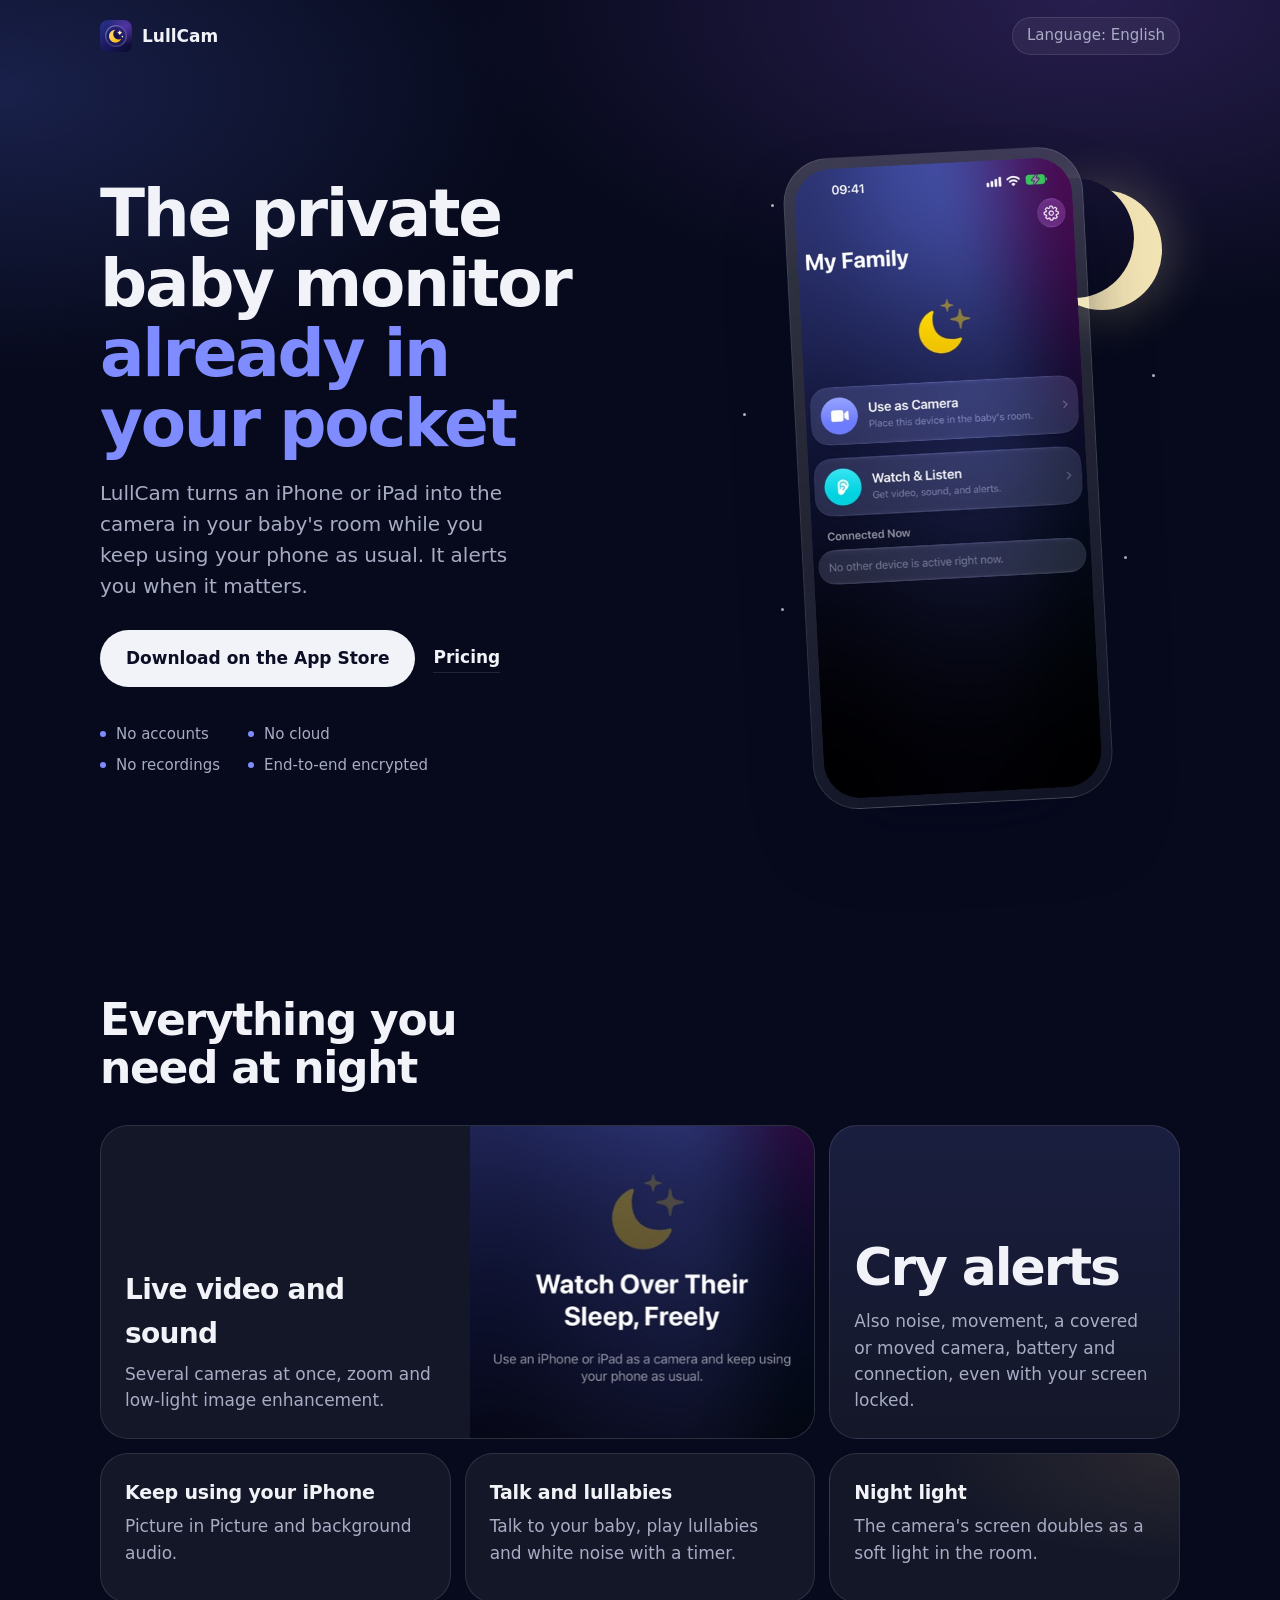
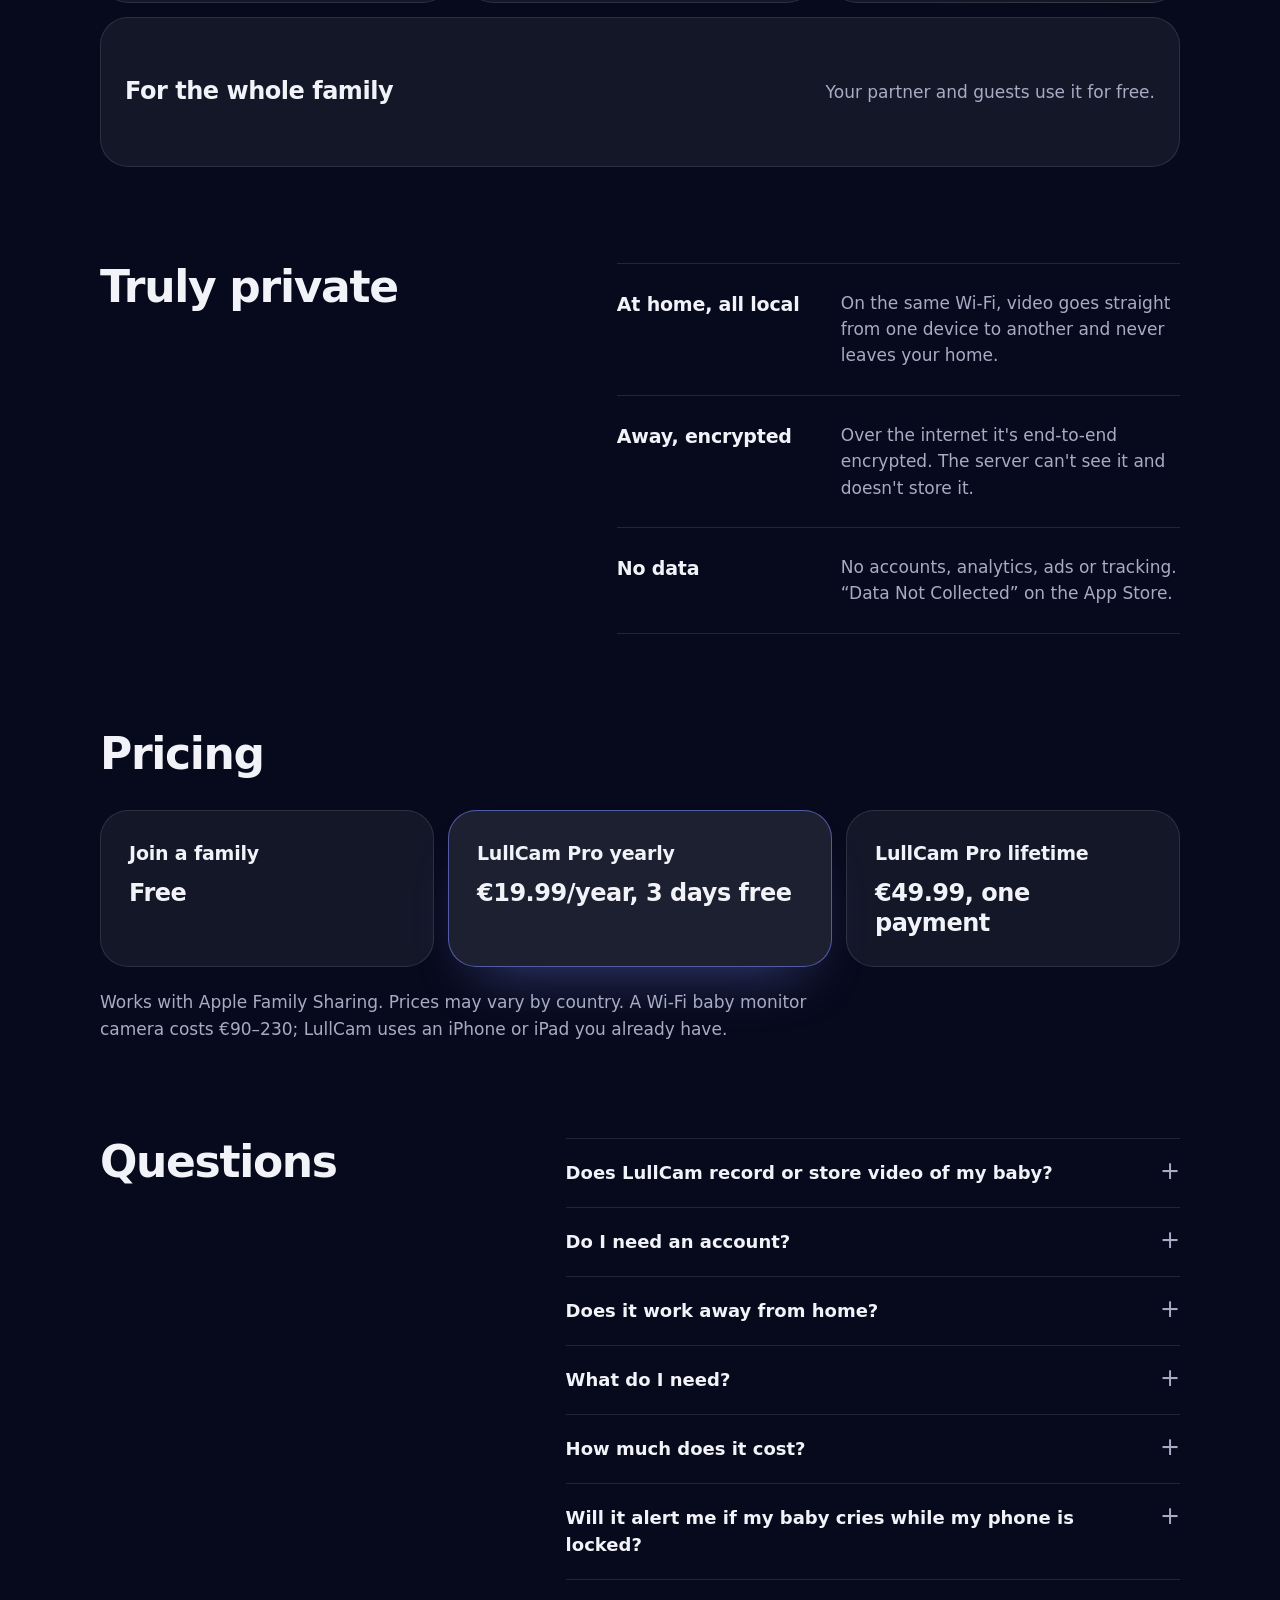
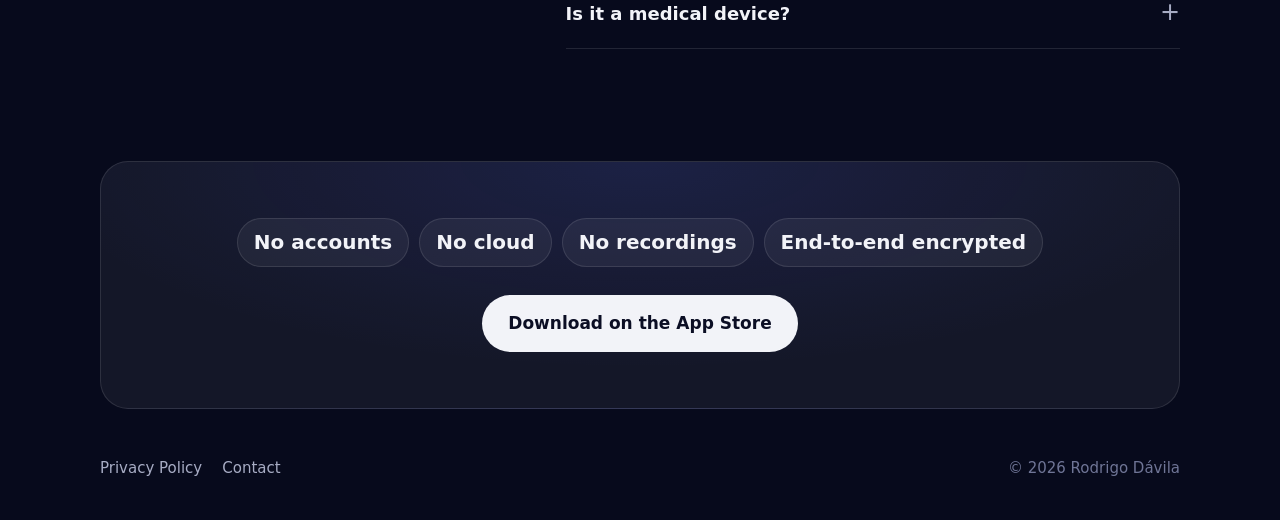
<file: index.html>
<!doctype html>
<html lang="en">
<head>
<meta charset="utf-8">
<meta name="viewport" content="width=device-width, initial-scale=1">
<title>LullCam — Private baby monitor for iPhone, no cloud, no accounts</title>
<meta name="description" content="LullCam turns an iPhone or iPad into a private baby monitor: live video and sound, cry alerts, no accounts, no cloud and no recordings.">
<link rel="canonical" href="https://lullcam.com/">
<link rel="alternate" hreflang="en" href="https://lullcam.com/">
<link rel="alternate" hreflang="es" href="https://lullcam.com/es/">
<link rel="alternate" hreflang="de" href="https://lullcam.com/de/">
<link rel="alternate" hreflang="fr" href="https://lullcam.com/fr/">
<link rel="alternate" hreflang="it" href="https://lullcam.com/it/">
<link rel="alternate" hreflang="pt-PT" href="https://lullcam.com/pt-pt/">
<link rel="alternate" hreflang="pt-BR" href="https://lullcam.com/pt-br/">
<link rel="alternate" hreflang="ja" href="https://lullcam.com/ja/">
<link rel="alternate" hreflang="ko" href="https://lullcam.com/ko/">
<link rel="alternate" hreflang="zh-Hans" href="https://lullcam.com/zh-hans/">
<link rel="alternate" hreflang="x-default" href="https://lullcam.com/">
<link rel="icon" type="image/png" sizes="32x32" href="/favicon-32.png">
<link rel="icon" type="image/png" sizes="256x256" href="/icon.png">
<link rel="apple-touch-icon" href="/apple-touch-icon.png">
<link rel="stylesheet" href="/style.css">
<meta property="og:type" content="website">
<meta property="og:url" content="https://lullcam.com/">
<meta property="og:title" content="LullCam — Private baby monitor for iPhone, no cloud, no accounts">
<meta property="og:description" content="LullCam turns an iPhone or iPad into a private baby monitor: live video and sound, cry alerts, no accounts, no cloud and no recordings.">
<meta property="og:image" content="https://lullcam.com/og.jpg">
<meta property="og:image:width" content="1200">
<meta property="og:image:height" content="630">
<meta property="og:site_name" content="LullCam">
<meta name="twitter:card" content="summary_large_image">
<meta property="og:locale" content="en_US">
<meta name="apple-itunes-app" content="app-id=6820272090">
<script type="application/ld+json">
{
 "@context": "https://schema.org",
 "@graph": [
  {
   "@type": "MobileApplication",
   "name": "LullCam",
   "description": "LullCam turns an iPhone or iPad into a private baby monitor: live video and sound, cry alerts, no accounts, no cloud and no recordings.",
   "operatingSystem": "iOS, iPadOS",
   "applicationCategory": "LifestyleApplication",
   "inLanguage": [
    "en",
    "es",
    "de",
    "fr",
    "it",
    "pt-PT",
    "pt-BR",
    "ja",
    "ko",
    "zh-Hans"
   ],
   "url": "https://lullcam.com/",
   "installUrl": "https://apps.apple.com/app/id6820272090",
   "image": "https://lullcam.com/icon.png",
   "screenshot": "https://lullcam.com/04-inicio.jpg",
   "author": {
    "@type": "Person",
    "name": "Rodrigo Dávila"
   },
   "offers": [
    {
     "@type": "Offer",
     "name": "Download (join a family)",
     "price": "0",
     "priceCurrency": "EUR"
    },
    {
     "@type": "Offer",
     "name": "LullCam Pro yearly (3 days free)",
     "price": "19.99",
     "priceCurrency": "EUR"
    },
    {
     "@type": "Offer",
     "name": "LullCam Pro lifetime",
     "price": "49.99",
     "priceCurrency": "EUR"
    }
   ]
  },
  {
   "@type": "FAQPage",
   "mainEntity": [
    {
     "@type": "Question",
     "name": "Does LullCam record or store video of my baby?",
     "acceptedAnswer": {
      "@type": "Answer",
      "text": "No. LullCam never records or stores video, audio or photos. Everything is live and nothing is written to disk."
     }
    },
    {
     "@type": "Question",
     "name": "Do I need an account?",
     "acceptedAnswer": {
      "@type": "Answer",
      "text": "No. LullCam has no accounts. Your family's devices pair by scanning a QR code in person."
     }
    },
    {
     "@type": "Question",
     "name": "Does it work away from home?",
     "acceptedAnswer": {
      "@type": "Answer",
      "text": "Yes, if you allow it. Over the internet, video and audio are end-to-end encrypted; the connection server can't see them and doesn't store them. On the same Wi‑Fi everything stays local."
     }
    },
    {
     "@type": "Question",
     "name": "What do I need?",
     "acceptedAnswer": {
      "@type": "Answer",
      "text": "Two Apple devices: an old iPhone or iPad acts as the camera in the nursery and your iPhone is the parent screen. No camera to buy."
     }
    },
    {
     "@type": "Question",
     "name": "How much does it cost?",
     "acceptedAnswer": {
      "@type": "Answer",
      "text": "Downloading to join a family is free. To create your family you need LullCam Pro: €19.99 per year with 3 days free, or €49.99 lifetime. Your partner and guests use it for free."
     }
    },
    {
     "@type": "Question",
     "name": "Will it alert me if my baby cries while my phone is locked?",
     "acceptedAnswer": {
      "@type": "Answer",
      "text": "Yes. LullCam alerts you about crying, noise, movement, a covered or moved camera, battery and lost connection, even with the screen locked."
     }
    },
    {
     "@type": "Question",
     "name": "Is it a medical device?",
     "acceptedAnswer": {
      "@type": "Answer",
      "text": "No. LullCam is not a medical device and does not replace adult supervision."
     }
    }
   ]
  }
 ]
}
</script>
</head>
<body>
<div class="wrap">
  <header class="top">
    <a class="brand" href="/"><img src="/icon.png" alt="">LullCam</a>
    <details class="langs"><summary>Language: English</summary>
      <nav>
      <a href="/" hreflang="en" lang="en" aria-current="page">English</a>
      <a href="/es/" hreflang="es" lang="es">Español</a>
      <a href="/de/" hreflang="de" lang="de">Deutsch</a>
      <a href="/fr/" hreflang="fr" lang="fr">Français</a>
      <a href="/it/" hreflang="it" lang="it">Italiano</a>
      <a href="/pt-pt/" hreflang="pt-PT" lang="pt-PT">Português (Portugal)</a>
      <a href="/pt-br/" hreflang="pt-BR" lang="pt-BR">Português (Brasil)</a>
      <a href="/ja/" hreflang="ja" lang="ja">日本語</a>
      <a href="/ko/" hreflang="ko" lang="ko">한국어</a>
      <a href="/zh-hans/" hreflang="zh-Hans" lang="zh-Hans">简体中文</a>
      </nav>
    </details>
  </header>
  <main>
    <section class="hero">
      <div>
        <h1>The private baby monitor <em>already in your pocket</em></h1>
        <p class="lead">LullCam turns an iPhone or iPad into the camera in your baby&#x27;s room while you keep using your phone as usual. It alerts you when it matters.</p>
        <div class="ctas">
          <a class="button" href="https://apps.apple.com/app/id6820272090">Download on the App Store</a>
          <a class="link" href="#price">Pricing</a>
        </div>
        <ul class="promises"><li>No accounts</li><li>No cloud</li><li>No recordings</li><li>End-to-end encrypted</li></ul>
      </div>
      <div class="scene" aria-hidden="true">
        <div class="stars"><i style="top:8%;left:12%;animation-delay:0s"></i><i style="top:22%;left:30%;animation-delay:1.2s"></i><i style="top:12%;left:58%;animation-delay:2.1s"></i><i style="top:40%;left:6%;animation-delay:0.6s"></i><i style="top:70%;left:14%;animation-delay:3s"></i><i style="top:62%;left:88%;animation-delay:1.8s"></i><i style="top:86%;left:70%;animation-delay:2.6s"></i><i style="top:34%;left:94%;animation-delay:0.3s"></i></div>
        <div class="moon"></div>
        <div class="phone"><img src="/04-inicio.jpg" alt="" width="414" height="900"></div>
      </div>
    </section>

    <section class="block">
      <h2>Everything you need at night</h2>
      <div class="bento">
      <div class="tile t-video"><div><h3>Live video and sound</h3><p>Several cameras at once, zoom and low-light image enhancement.</p></div><div class="shot"><img src="/01-onboarding.jpg" alt="Live video and sound" width="414" height="900" loading="lazy"></div></div>
      <div class="tile t-alert"><div><h3>Cry alerts</h3><p>Also noise, movement, a covered or moved camera, battery and connection, even with your screen locked.</p></div></div>
      <div class="tile t-pip"><div><h3>Keep using your iPhone</h3><p>Picture in Picture and background audio.</p></div></div>
      <div class="tile t-talk"><div><h3>Talk and lullabies</h3><p>Talk to your baby, play lullabies and white noise with a timer.</p></div></div>
      <div class="tile t-light"><div><h3>Night light</h3><p>The camera&#x27;s screen doubles as a soft light in the room.</p></div></div>
      <div class="tile t-family"><div><h3>For the whole family</h3><p>Your partner and guests use it for free.</p></div></div>
      </div>
    </section>

    <section class="block privacy">
      <h2>Truly private</h2>
      <div class="rows">
        <div class="row"><h3>At home, all local</h3><p>On the same Wi‑Fi, video goes straight from one device to another and never leaves your home.</p></div>
        <div class="row"><h3>Away, encrypted</h3><p>Over the internet it&#x27;s end-to-end encrypted. The server can&#x27;t see it and doesn&#x27;t store it.</p></div>
        <div class="row"><h3>No data</h3><p>No accounts, analytics, ads or tracking. “Data Not Collected” on the App Store.</p></div>
      </div>
    </section>

    <section class="block" id="price">
      <h2>Pricing</h2>
      <div class="plans">
      <div class="plan"><h3>Join a family</h3><p class="value">Free</p></div>
      <div class="plan featured"><h3>LullCam Pro yearly</h3><p class="value">€19.99/year, 3 days free</p></div>
      <div class="plan"><h3>LullCam Pro lifetime</h3><p class="value">€49.99, one payment</p></div>
      </div>
      <p class="note">Works with Apple Family Sharing. Prices may vary by country. A Wi‑Fi baby monitor camera costs €90–230; LullCam uses an iPhone or iPad you already have.</p>
    </section>

    <section class="block faq">
      <h2>Questions</h2>
      <div>
        <details><summary>Does LullCam record or store video of my baby?</summary><p>No. LullCam never records or stores video, audio or photos. Everything is live and nothing is written to disk.</p></details>
        <details><summary>Do I need an account?</summary><p>No. LullCam has no accounts. Your family&#x27;s devices pair by scanning a QR code in person.</p></details>
        <details><summary>Does it work away from home?</summary><p>Yes, if you allow it. Over the internet, video and audio are end-to-end encrypted; the connection server can&#x27;t see them and doesn&#x27;t store them. On the same Wi‑Fi everything stays local.</p></details>
        <details><summary>What do I need?</summary><p>Two Apple devices: an old iPhone or iPad acts as the camera in the nursery and your iPhone is the parent screen. No camera to buy.</p></details>
        <details><summary>How much does it cost?</summary><p>Downloading to join a family is free. To create your family you need LullCam Pro: €19.99 per year with 3 days free, or €49.99 lifetime. Your partner and guests use it for free.</p></details>
        <details><summary>Will it alert me if my baby cries while my phone is locked?</summary><p>Yes. LullCam alerts you about crying, noise, movement, a covered or moved camera, battery and lost connection, even with the screen locked.</p></details>
        <details><summary>Is it a medical device?</summary><p>No. LullCam is not a medical device and does not replace adult supervision.</p></details>
      </div>
    </section>

    <section class="closing">
      <ul class="pills"><li>No accounts</li><li>No cloud</li><li>No recordings</li><li>End-to-end encrypted</li></ul>
      <a class="button" href="https://apps.apple.com/app/id6820272090">Download on the App Store</a>
    </section>
  </main>
  <footer>
    <div><a href="/privacy/">Privacy Policy</a><a href="mailto:rdavila92@gmail.com">Contact</a></div>
    <p>© 2026 Rodrigo Dávila</p>
  </footer>
</div>
</body>
</html>
</file>
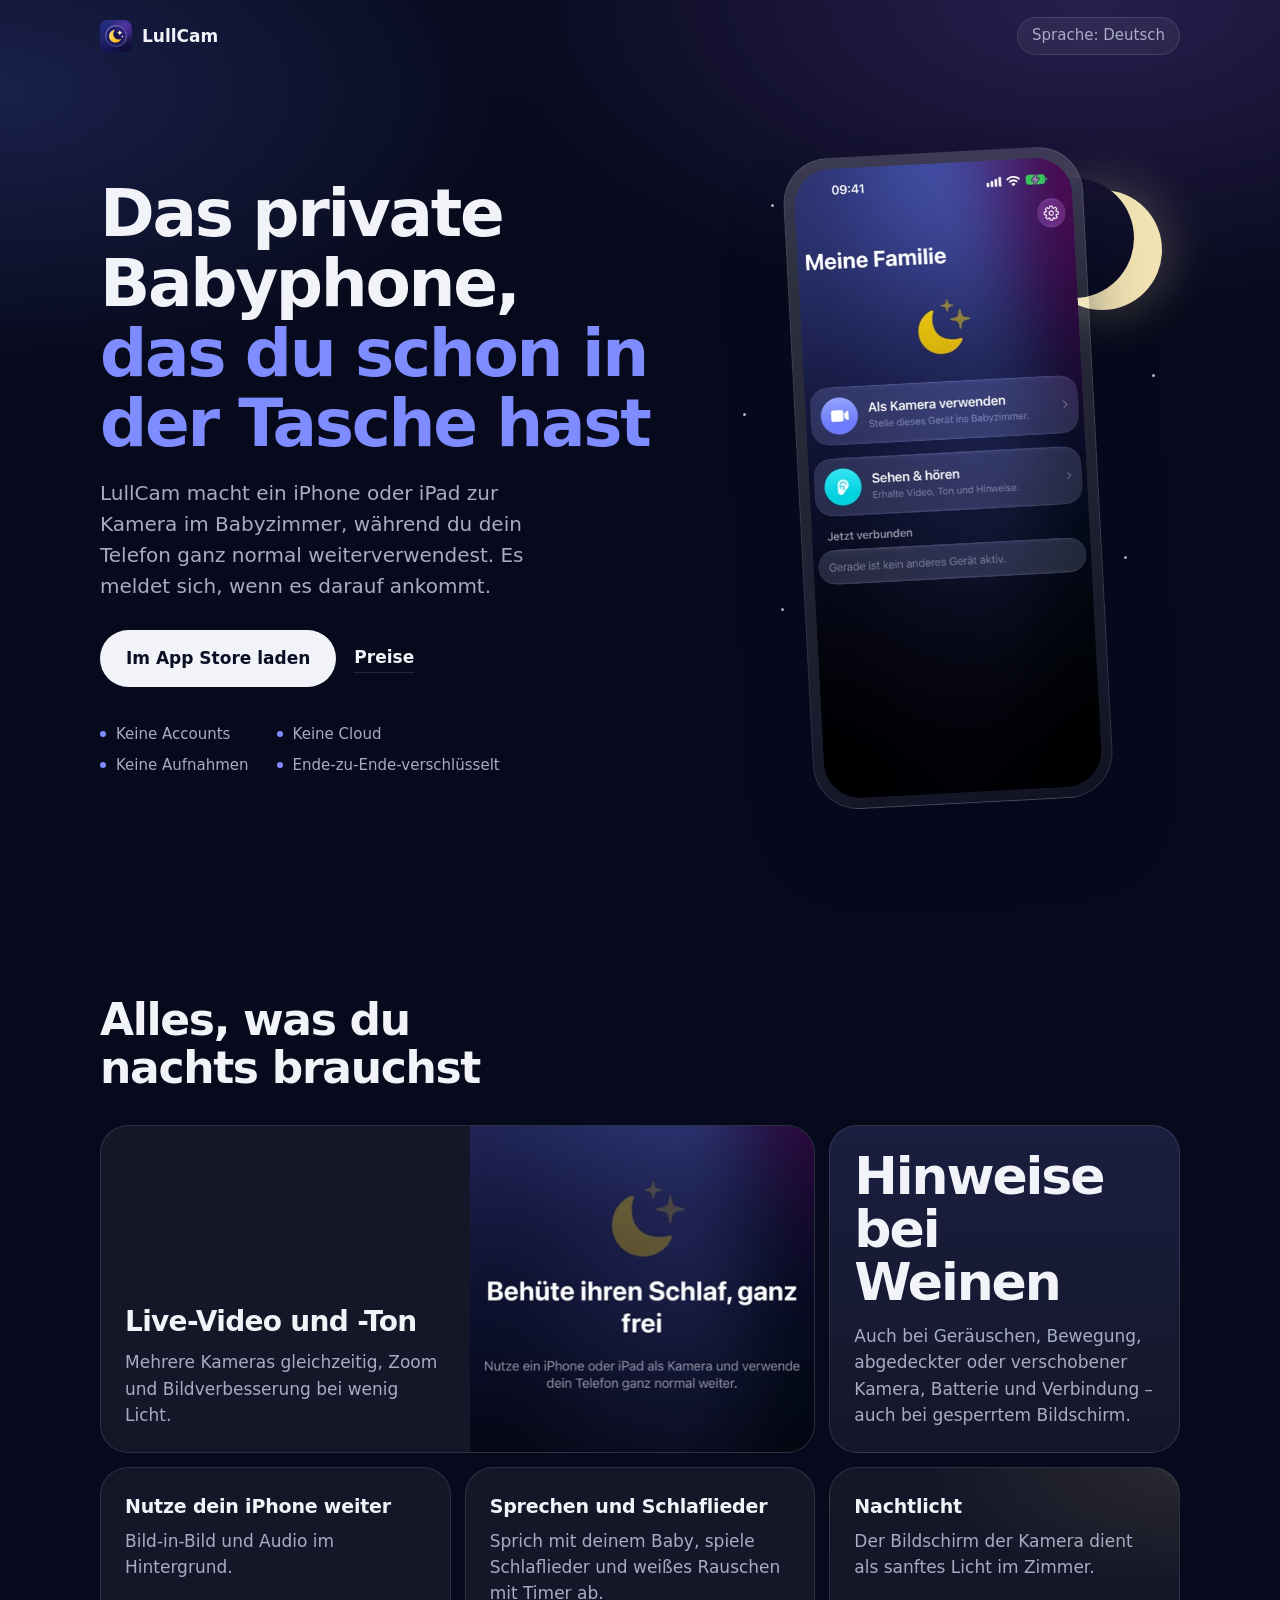
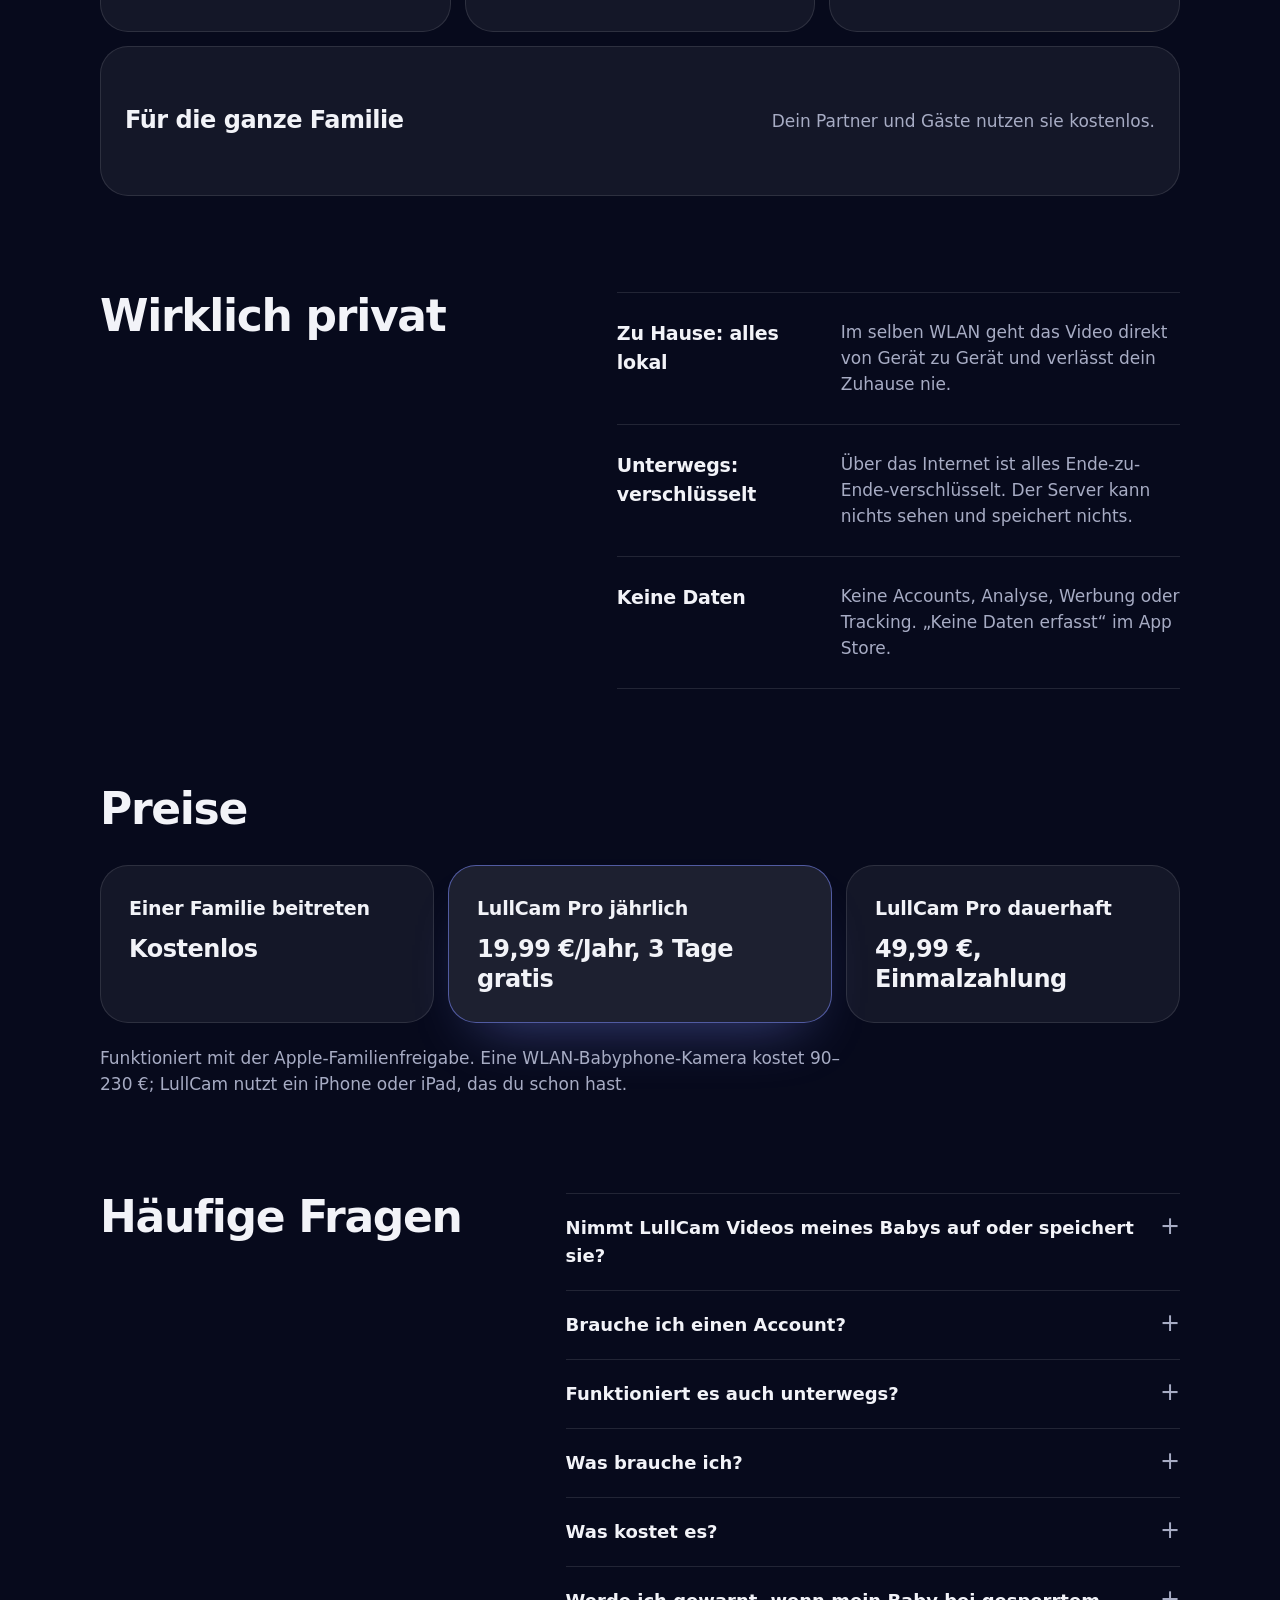
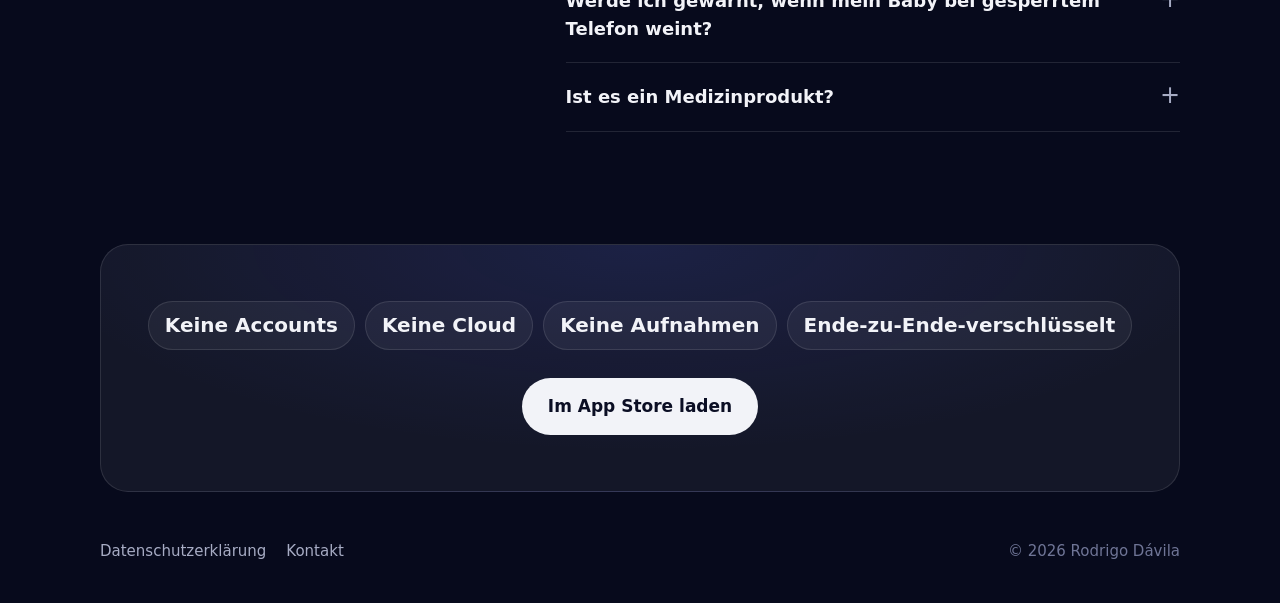
<file: de/index.html>
<!doctype html>
<html lang="de">
<head>
<meta charset="utf-8">
<meta name="viewport" content="width=device-width, initial-scale=1">
<title>LullCam — Privates Babyphone fürs iPhone, ohne Cloud und ohne Account</title>
<meta name="description" content="LullCam macht ein iPhone oder iPad zum privaten Babyphone: Live-Video und -Ton, Hinweise bei Weinen, ohne Account, ohne Cloud, ohne Aufnahmen.">
<link rel="canonical" href="https://lullcam.com/de/">
<link rel="alternate" hreflang="en" href="https://lullcam.com/">
<link rel="alternate" hreflang="es" href="https://lullcam.com/es/">
<link rel="alternate" hreflang="de" href="https://lullcam.com/de/">
<link rel="alternate" hreflang="fr" href="https://lullcam.com/fr/">
<link rel="alternate" hreflang="it" href="https://lullcam.com/it/">
<link rel="alternate" hreflang="pt-PT" href="https://lullcam.com/pt-pt/">
<link rel="alternate" hreflang="pt-BR" href="https://lullcam.com/pt-br/">
<link rel="alternate" hreflang="ja" href="https://lullcam.com/ja/">
<link rel="alternate" hreflang="ko" href="https://lullcam.com/ko/">
<link rel="alternate" hreflang="zh-Hans" href="https://lullcam.com/zh-hans/">
<link rel="alternate" hreflang="x-default" href="https://lullcam.com/">
<link rel="icon" type="image/png" sizes="32x32" href="/favicon-32.png">
<link rel="icon" type="image/png" sizes="256x256" href="/icon.png">
<link rel="apple-touch-icon" href="/apple-touch-icon.png">
<link rel="stylesheet" href="/style.css">
<meta property="og:type" content="website">
<meta property="og:url" content="https://lullcam.com/de/">
<meta property="og:title" content="LullCam — Privates Babyphone fürs iPhone, ohne Cloud und ohne Account">
<meta property="og:description" content="LullCam macht ein iPhone oder iPad zum privaten Babyphone: Live-Video und -Ton, Hinweise bei Weinen, ohne Account, ohne Cloud, ohne Aufnahmen.">
<meta property="og:image" content="https://lullcam.com/de/og.jpg">
<meta property="og:image:width" content="1200">
<meta property="og:image:height" content="630">
<meta property="og:site_name" content="LullCam">
<meta name="twitter:card" content="summary_large_image">
<meta property="og:locale" content="de_DE">
<meta name="apple-itunes-app" content="app-id=6820272090">
<script type="application/ld+json">
{
 "@context": "https://schema.org",
 "@graph": [
  {
   "@type": "MobileApplication",
   "name": "LullCam",
   "description": "LullCam macht ein iPhone oder iPad zum privaten Babyphone: Live-Video und -Ton, Hinweise bei Weinen, ohne Account, ohne Cloud, ohne Aufnahmen.",
   "operatingSystem": "iOS, iPadOS",
   "applicationCategory": "LifestyleApplication",
   "inLanguage": [
    "en",
    "es",
    "de",
    "fr",
    "it",
    "pt-PT",
    "pt-BR",
    "ja",
    "ko",
    "zh-Hans"
   ],
   "url": "https://lullcam.com/de/",
   "installUrl": "https://apps.apple.com/app/id6820272090",
   "image": "https://lullcam.com/icon.png",
   "screenshot": "https://lullcam.com/de/04-inicio.jpg",
   "author": {
    "@type": "Person",
    "name": "Rodrigo Dávila"
   },
   "offers": [
    {
     "@type": "Offer",
     "name": "Download (Familie beitreten)",
     "price": "0",
     "priceCurrency": "EUR"
    },
    {
     "@type": "Offer",
     "name": "LullCam Pro jährlich (3 Tage gratis)",
     "price": "19.99",
     "priceCurrency": "EUR"
    },
    {
     "@type": "Offer",
     "name": "LullCam Pro dauerhaft",
     "price": "49.99",
     "priceCurrency": "EUR"
    }
   ]
  },
  {
   "@type": "FAQPage",
   "mainEntity": [
    {
     "@type": "Question",
     "name": "Nimmt LullCam Videos meines Babys auf oder speichert sie?",
     "acceptedAnswer": {
      "@type": "Answer",
      "text": "Nein. LullCam nimmt weder Video, Ton noch Fotos auf und speichert nichts. Alles ist live, nichts wird auf das Gerät geschrieben."
     }
    },
    {
     "@type": "Question",
     "name": "Brauche ich einen Account?",
     "acceptedAnswer": {
      "@type": "Answer",
      "text": "Nein. LullCam hat keine Accounts. Die Geräte deiner Familie werden persönlich per QR-Code gekoppelt."
     }
    },
    {
     "@type": "Question",
     "name": "Funktioniert es auch unterwegs?",
     "acceptedAnswer": {
      "@type": "Answer",
      "text": "Ja, wenn du es erlaubst. Über das Internet sind Video und Ton Ende-zu-Ende-verschlüsselt; der Verbindungsserver kann sie nicht sehen und speichert sie nicht. Im selben WLAN bleibt alles lokal."
     }
    },
    {
     "@type": "Question",
     "name": "Was brauche ich?",
     "acceptedAnswer": {
      "@type": "Answer",
      "text": "Zwei Apple-Geräte: ein altes iPhone oder iPad ist die Kamera im Kinderzimmer, dein iPhone ist der Elternbildschirm. Du musst keine Kamera kaufen."
     }
    },
    {
     "@type": "Question",
     "name": "Was kostet es?",
     "acceptedAnswer": {
      "@type": "Answer",
      "text": "Zum Beitreten einer Familie ist die App kostenlos. Um deine Familie zu erstellen, brauchst du LullCam Pro: 19,99 € pro Jahr mit 3 Tagen gratis oder 49,99 € dauerhaft. Dein Partner und Gäste nutzen sie kostenlos."
     }
    },
    {
     "@type": "Question",
     "name": "Werde ich gewarnt, wenn mein Baby bei gesperrtem Telefon weint?",
     "acceptedAnswer": {
      "@type": "Answer",
      "text": "Ja. LullCam meldet Weinen, Geräusche, Bewegung, abgedeckte oder verschobene Kamera, Batterie und Verbindungsverlust – auch bei gesperrtem Bildschirm."
     }
    },
    {
     "@type": "Question",
     "name": "Ist es ein Medizinprodukt?",
     "acceptedAnswer": {
      "@type": "Answer",
      "text": "Nein. LullCam ist kein Medizinprodukt und ersetzt nicht die Aufsicht durch einen Erwachsenen."
     }
    }
   ]
  }
 ]
}
</script>
</head>
<body>
<div class="wrap">
  <header class="top">
    <a class="brand" href="/de/"><img src="/icon.png" alt="">LullCam</a>
    <details class="langs"><summary>Sprache: Deutsch</summary>
      <nav>
      <a href="/" hreflang="en" lang="en">English</a>
      <a href="/es/" hreflang="es" lang="es">Español</a>
      <a href="/de/" hreflang="de" lang="de" aria-current="page">Deutsch</a>
      <a href="/fr/" hreflang="fr" lang="fr">Français</a>
      <a href="/it/" hreflang="it" lang="it">Italiano</a>
      <a href="/pt-pt/" hreflang="pt-PT" lang="pt-PT">Português (Portugal)</a>
      <a href="/pt-br/" hreflang="pt-BR" lang="pt-BR">Português (Brasil)</a>
      <a href="/ja/" hreflang="ja" lang="ja">日本語</a>
      <a href="/ko/" hreflang="ko" lang="ko">한국어</a>
      <a href="/zh-hans/" hreflang="zh-Hans" lang="zh-Hans">简体中文</a>
      </nav>
    </details>
  </header>
  <main>
    <section class="hero">
      <div>
        <h1>Das private Babyphone, <em>das du schon in der Tasche hast</em></h1>
        <p class="lead">LullCam macht ein iPhone oder iPad zur Kamera im Babyzimmer, während du dein Telefon ganz normal weiterverwendest. Es meldet sich, wenn es darauf ankommt.</p>
        <div class="ctas">
          <a class="button" href="https://apps.apple.com/app/id6820272090">Im App Store laden</a>
          <a class="link" href="#price">Preise</a>
        </div>
        <ul class="promises"><li>Keine Accounts</li><li>Keine Cloud</li><li>Keine Aufnahmen</li><li>Ende-zu-Ende-verschlüsselt</li></ul>
      </div>
      <div class="scene" aria-hidden="true">
        <div class="stars"><i style="top:8%;left:12%;animation-delay:0s"></i><i style="top:22%;left:30%;animation-delay:1.2s"></i><i style="top:12%;left:58%;animation-delay:2.1s"></i><i style="top:40%;left:6%;animation-delay:0.6s"></i><i style="top:70%;left:14%;animation-delay:3s"></i><i style="top:62%;left:88%;animation-delay:1.8s"></i><i style="top:86%;left:70%;animation-delay:2.6s"></i><i style="top:34%;left:94%;animation-delay:0.3s"></i></div>
        <div class="moon"></div>
        <div class="phone"><img src="/de/04-inicio.jpg" alt="" width="414" height="900"></div>
      </div>
    </section>

    <section class="block">
      <h2>Alles, was du nachts brauchst</h2>
      <div class="bento">
      <div class="tile t-video"><div><h3>Live-Video und -Ton</h3><p>Mehrere Kameras gleichzeitig, Zoom und Bildverbesserung bei wenig Licht.</p></div><div class="shot"><img src="/de/01-onboarding.jpg" alt="Live-Video und -Ton" width="414" height="900" loading="lazy"></div></div>
      <div class="tile t-alert"><div><h3>Hinweise bei Weinen</h3><p>Auch bei Geräuschen, Bewegung, abgedeckter oder verschobener Kamera, Batterie und Verbindung – auch bei gesperrtem Bildschirm.</p></div></div>
      <div class="tile t-pip"><div><h3>Nutze dein iPhone weiter</h3><p>Bild-in-Bild und Audio im Hintergrund.</p></div></div>
      <div class="tile t-talk"><div><h3>Sprechen und Schlaflieder</h3><p>Sprich mit deinem Baby, spiele Schlaflieder und weißes Rauschen mit Timer ab.</p></div></div>
      <div class="tile t-light"><div><h3>Nachtlicht</h3><p>Der Bildschirm der Kamera dient als sanftes Licht im Zimmer.</p></div></div>
      <div class="tile t-family"><div><h3>Für die ganze Familie</h3><p>Dein Partner und Gäste nutzen sie kostenlos.</p></div></div>
      </div>
    </section>

    <section class="block privacy">
      <h2>Wirklich privat</h2>
      <div class="rows">
        <div class="row"><h3>Zu Hause: alles lokal</h3><p>Im selben WLAN geht das Video direkt von Gerät zu Gerät und verlässt dein Zuhause nie.</p></div>
        <div class="row"><h3>Unterwegs: verschlüsselt</h3><p>Über das Internet ist alles Ende-zu-Ende-verschlüsselt. Der Server kann nichts sehen und speichert nichts.</p></div>
        <div class="row"><h3>Keine Daten</h3><p>Keine Accounts, Analyse, Werbung oder Tracking. „Keine Daten erfasst“ im App Store.</p></div>
      </div>
    </section>

    <section class="block" id="price">
      <h2>Preise</h2>
      <div class="plans">
      <div class="plan"><h3>Einer Familie beitreten</h3><p class="value">Kostenlos</p></div>
      <div class="plan featured"><h3>LullCam Pro jährlich</h3><p class="value">19,99 €/Jahr, 3 Tage gratis</p></div>
      <div class="plan"><h3>LullCam Pro dauerhaft</h3><p class="value">49,99 €, Einmalzahlung</p></div>
      </div>
      <p class="note">Funktioniert mit der Apple-Familienfreigabe. Eine WLAN-Babyphone-Kamera kostet 90–230 €; LullCam nutzt ein iPhone oder iPad, das du schon hast.</p>
    </section>

    <section class="block faq">
      <h2>Häufige Fragen</h2>
      <div>
        <details><summary>Nimmt LullCam Videos meines Babys auf oder speichert sie?</summary><p>Nein. LullCam nimmt weder Video, Ton noch Fotos auf und speichert nichts. Alles ist live, nichts wird auf das Gerät geschrieben.</p></details>
        <details><summary>Brauche ich einen Account?</summary><p>Nein. LullCam hat keine Accounts. Die Geräte deiner Familie werden persönlich per QR-Code gekoppelt.</p></details>
        <details><summary>Funktioniert es auch unterwegs?</summary><p>Ja, wenn du es erlaubst. Über das Internet sind Video und Ton Ende-zu-Ende-verschlüsselt; der Verbindungsserver kann sie nicht sehen und speichert sie nicht. Im selben WLAN bleibt alles lokal.</p></details>
        <details><summary>Was brauche ich?</summary><p>Zwei Apple-Geräte: ein altes iPhone oder iPad ist die Kamera im Kinderzimmer, dein iPhone ist der Elternbildschirm. Du musst keine Kamera kaufen.</p></details>
        <details><summary>Was kostet es?</summary><p>Zum Beitreten einer Familie ist die App kostenlos. Um deine Familie zu erstellen, brauchst du LullCam Pro: 19,99 € pro Jahr mit 3 Tagen gratis oder 49,99 € dauerhaft. Dein Partner und Gäste nutzen sie kostenlos.</p></details>
        <details><summary>Werde ich gewarnt, wenn mein Baby bei gesperrtem Telefon weint?</summary><p>Ja. LullCam meldet Weinen, Geräusche, Bewegung, abgedeckte oder verschobene Kamera, Batterie und Verbindungsverlust – auch bei gesperrtem Bildschirm.</p></details>
        <details><summary>Ist es ein Medizinprodukt?</summary><p>Nein. LullCam ist kein Medizinprodukt und ersetzt nicht die Aufsicht durch einen Erwachsenen.</p></details>
      </div>
    </section>

    <section class="closing">
      <ul class="pills"><li>Keine Accounts</li><li>Keine Cloud</li><li>Keine Aufnahmen</li><li>Ende-zu-Ende-verschlüsselt</li></ul>
      <a class="button" href="https://apps.apple.com/app/id6820272090">Im App Store laden</a>
    </section>
  </main>
  <footer>
    <div><a href="/privacy/">Datenschutzerklärung</a><a href="mailto:rdavila92@gmail.com">Kontakt</a></div>
    <p>© 2026 Rodrigo Dávila</p>
  </footer>
</div>
</body>
</html>
</file>
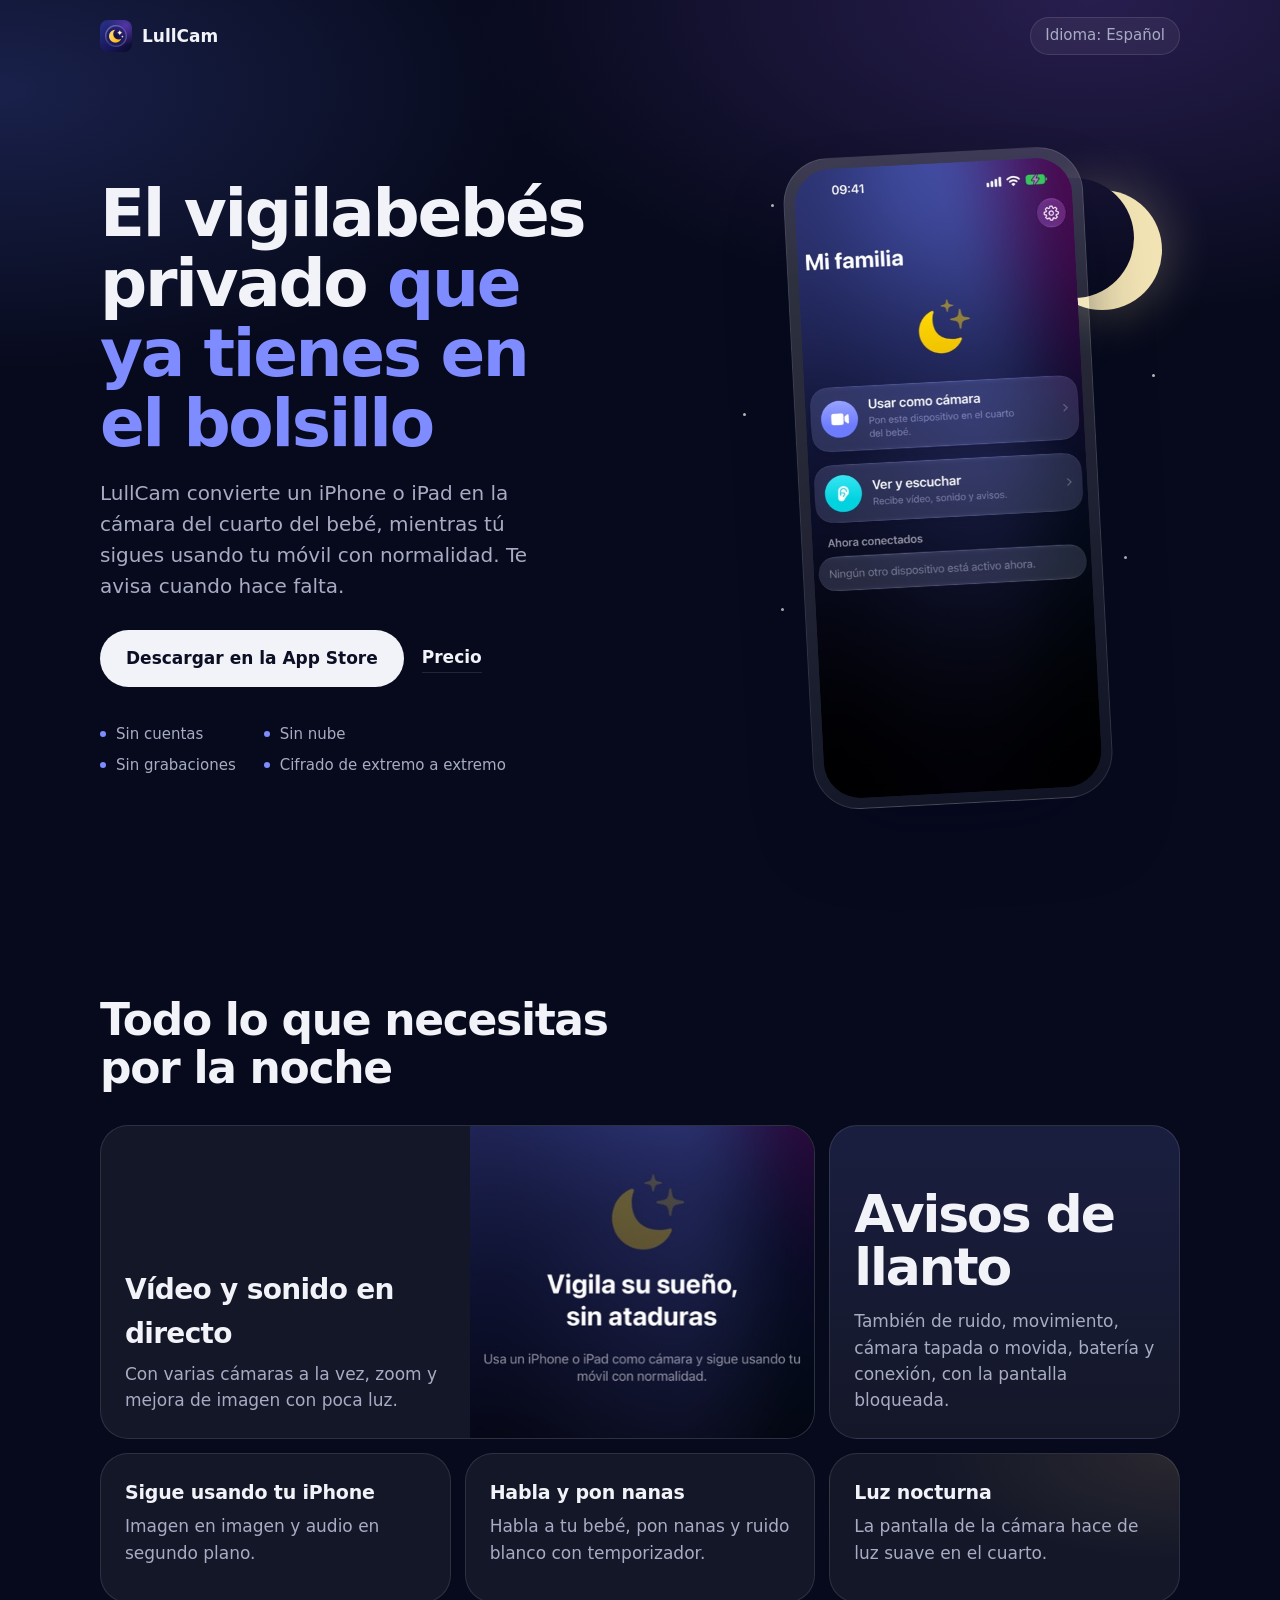
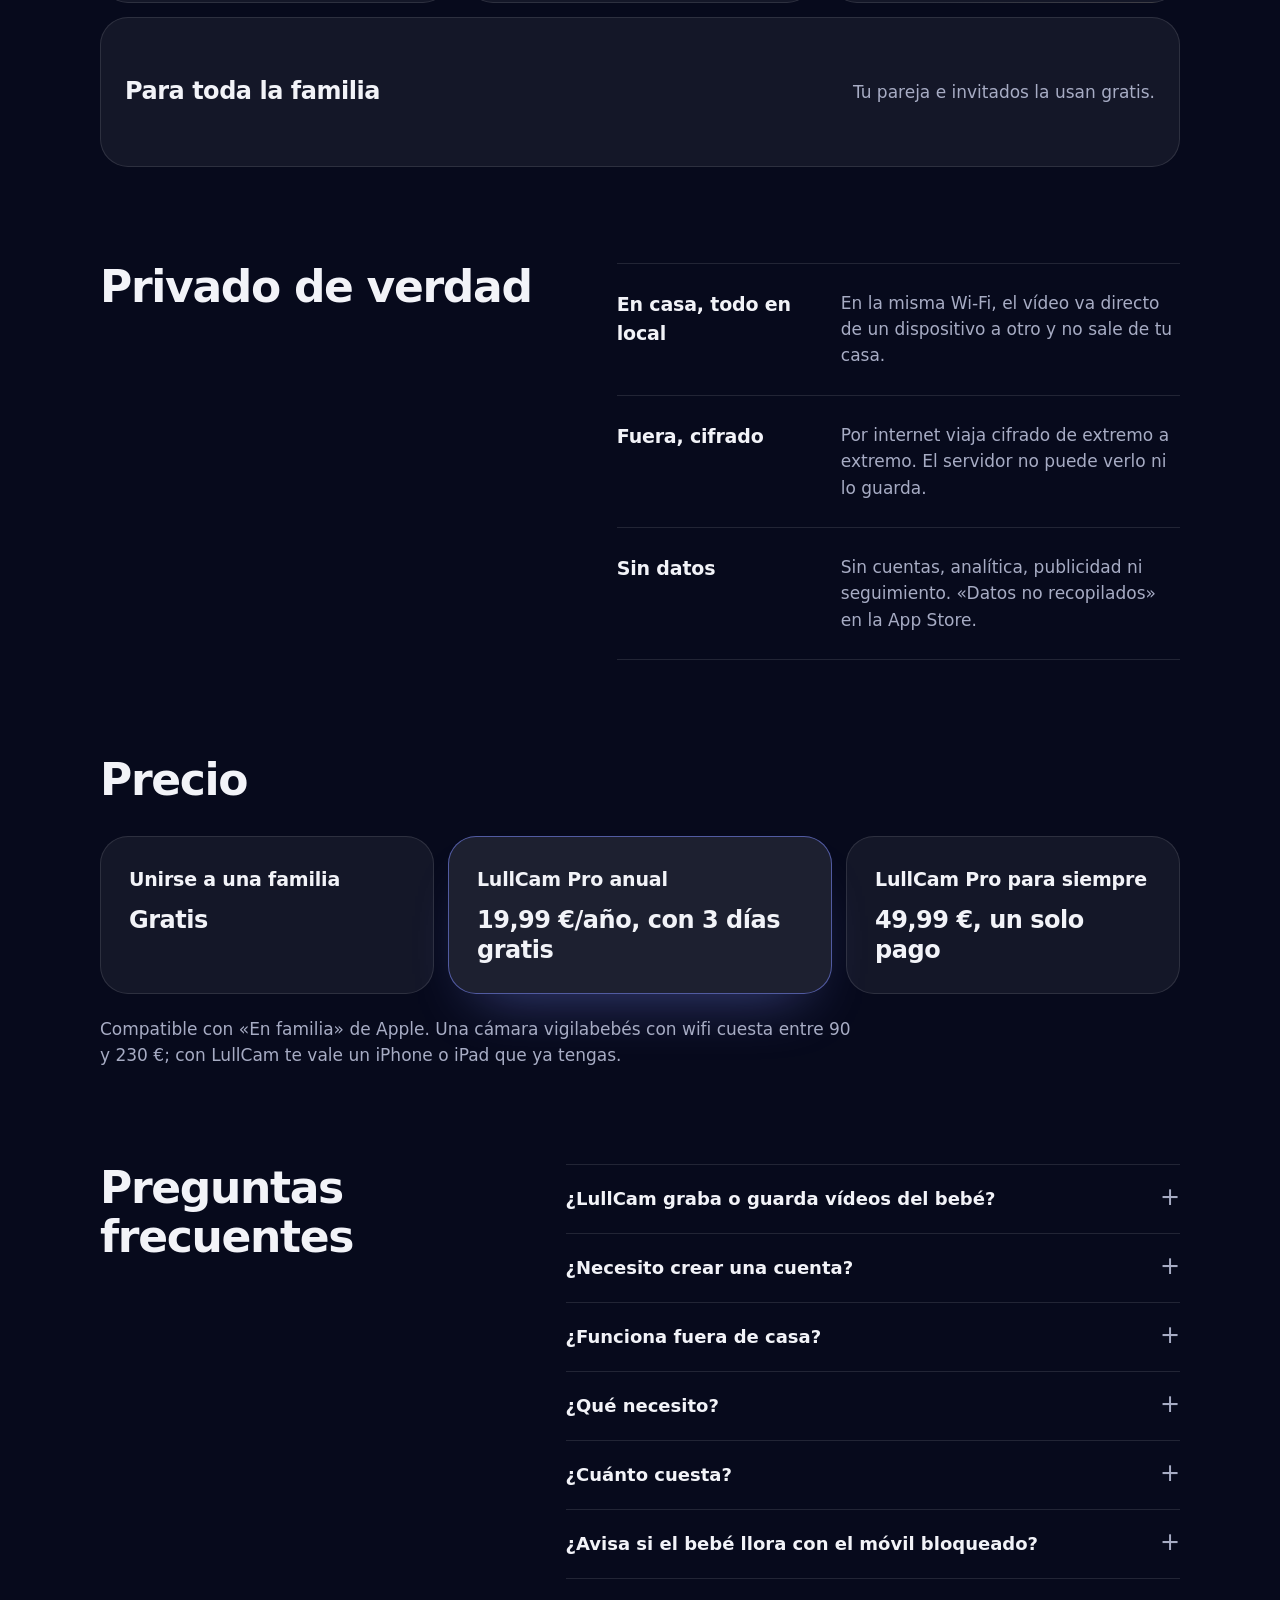
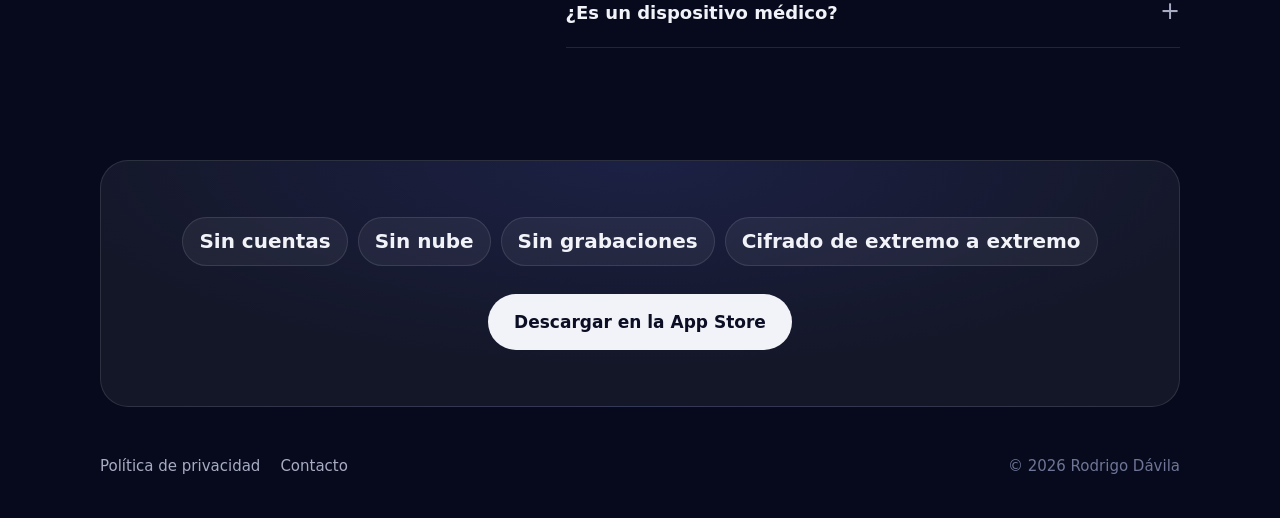
<file: es/index.html>
<!doctype html>
<html lang="es">
<head>
<meta charset="utf-8">
<meta name="viewport" content="width=device-width, initial-scale=1">
<title>LullCam — Vigilabebés privado para iPhone, sin nube ni cuentas</title>
<meta name="description" content="LullCam convierte un iPhone o iPad en un vigilabebés privado: vídeo y sonido en directo, avisos de llanto, sin cuentas, sin nube y sin grabaciones.">
<link rel="canonical" href="https://lullcam.com/es/">
<link rel="alternate" hreflang="en" href="https://lullcam.com/">
<link rel="alternate" hreflang="es" href="https://lullcam.com/es/">
<link rel="alternate" hreflang="de" href="https://lullcam.com/de/">
<link rel="alternate" hreflang="fr" href="https://lullcam.com/fr/">
<link rel="alternate" hreflang="it" href="https://lullcam.com/it/">
<link rel="alternate" hreflang="pt-PT" href="https://lullcam.com/pt-pt/">
<link rel="alternate" hreflang="pt-BR" href="https://lullcam.com/pt-br/">
<link rel="alternate" hreflang="ja" href="https://lullcam.com/ja/">
<link rel="alternate" hreflang="ko" href="https://lullcam.com/ko/">
<link rel="alternate" hreflang="zh-Hans" href="https://lullcam.com/zh-hans/">
<link rel="alternate" hreflang="x-default" href="https://lullcam.com/">
<link rel="icon" type="image/png" sizes="32x32" href="/favicon-32.png">
<link rel="icon" type="image/png" sizes="256x256" href="/icon.png">
<link rel="apple-touch-icon" href="/apple-touch-icon.png">
<link rel="stylesheet" href="/style.css">
<meta property="og:type" content="website">
<meta property="og:url" content="https://lullcam.com/es/">
<meta property="og:title" content="LullCam — Vigilabebés privado para iPhone, sin nube ni cuentas">
<meta property="og:description" content="LullCam convierte un iPhone o iPad en un vigilabebés privado: vídeo y sonido en directo, avisos de llanto, sin cuentas, sin nube y sin grabaciones.">
<meta property="og:image" content="https://lullcam.com/es/og.jpg">
<meta property="og:image:width" content="1200">
<meta property="og:image:height" content="630">
<meta property="og:site_name" content="LullCam">
<meta name="twitter:card" content="summary_large_image">
<meta property="og:locale" content="es_ES">
<meta name="apple-itunes-app" content="app-id=6820272090">
<script type="application/ld+json">
{
 "@context": "https://schema.org",
 "@graph": [
  {
   "@type": "MobileApplication",
   "name": "LullCam",
   "description": "LullCam convierte un iPhone o iPad en un vigilabebés privado: vídeo y sonido en directo, avisos de llanto, sin cuentas, sin nube y sin grabaciones.",
   "operatingSystem": "iOS, iPadOS",
   "applicationCategory": "LifestyleApplication",
   "inLanguage": [
    "en",
    "es",
    "de",
    "fr",
    "it",
    "pt-PT",
    "pt-BR",
    "ja",
    "ko",
    "zh-Hans"
   ],
   "url": "https://lullcam.com/es/",
   "installUrl": "https://apps.apple.com/app/id6820272090",
   "image": "https://lullcam.com/icon.png",
   "screenshot": "https://lullcam.com/es/04-inicio.jpg",
   "author": {
    "@type": "Person",
    "name": "Rodrigo Dávila"
   },
   "offers": [
    {
     "@type": "Offer",
     "name": "Descarga (unirse a una familia)",
     "price": "0",
     "priceCurrency": "EUR"
    },
    {
     "@type": "Offer",
     "name": "LullCam Pro anual (3 días gratis)",
     "price": "19.99",
     "priceCurrency": "EUR"
    },
    {
     "@type": "Offer",
     "name": "LullCam Pro para siempre",
     "price": "49.99",
     "priceCurrency": "EUR"
    }
   ]
  },
  {
   "@type": "FAQPage",
   "mainEntity": [
    {
     "@type": "Question",
     "name": "¿LullCam graba o guarda vídeos del bebé?",
     "acceptedAnswer": {
      "@type": "Answer",
      "text": "No. LullCam no graba ni guarda vídeo, audio ni fotos. Todo es en directo y nada se escribe en disco."
     }
    },
    {
     "@type": "Question",
     "name": "¿Necesito crear una cuenta?",
     "acceptedAnswer": {
      "@type": "Answer",
      "text": "No. LullCam no tiene cuentas. Los dispositivos de la familia se emparejan escaneando un código QR en persona."
     }
    },
    {
     "@type": "Question",
     "name": "¿Funciona fuera de casa?",
     "acceptedAnswer": {
      "@type": "Answer",
      "text": "Sí, si lo permites. Por internet el vídeo y el audio viajan cifrados de extremo a extremo; el servidor de conexión no puede verlos ni los guarda. En la misma Wi‑Fi todo se queda en local."
     }
    },
    {
     "@type": "Question",
     "name": "¿Qué necesito?",
     "acceptedAnswer": {
      "@type": "Answer",
      "text": "Dos dispositivos Apple: un iPhone o iPad viejo hace de cámara en el cuarto y tu iPhone hace de pantalla de padres. No hace falta comprar una cámara."
     }
    },
    {
     "@type": "Question",
     "name": "¿Cuánto cuesta?",
     "acceptedAnswer": {
      "@type": "Answer",
      "text": "La descarga es gratis para unirse a una familia. Para crear tu familia necesitas LullCam Pro: 19,99 € al año con 3 días gratis, o 49,99 € para siempre. Tu pareja e invitados la usan gratis."
     }
    },
    {
     "@type": "Question",
     "name": "¿Avisa si el bebé llora con el móvil bloqueado?",
     "acceptedAnswer": {
      "@type": "Answer",
      "text": "Sí. LullCam avisa de llanto, ruido, movimiento, cámara tapada o movida, batería y pérdida de conexión, también con la pantalla bloqueada."
     }
    },
    {
     "@type": "Question",
     "name": "¿Es un dispositivo médico?",
     "acceptedAnswer": {
      "@type": "Answer",
      "text": "No. LullCam no es un dispositivo médico y no sustituye la supervisión de un adulto."
     }
    }
   ]
  }
 ]
}
</script>
</head>
<body>
<div class="wrap">
  <header class="top">
    <a class="brand" href="/es/"><img src="/icon.png" alt="">LullCam</a>
    <details class="langs"><summary>Idioma: Español</summary>
      <nav>
      <a href="/" hreflang="en" lang="en">English</a>
      <a href="/es/" hreflang="es" lang="es" aria-current="page">Español</a>
      <a href="/de/" hreflang="de" lang="de">Deutsch</a>
      <a href="/fr/" hreflang="fr" lang="fr">Français</a>
      <a href="/it/" hreflang="it" lang="it">Italiano</a>
      <a href="/pt-pt/" hreflang="pt-PT" lang="pt-PT">Português (Portugal)</a>
      <a href="/pt-br/" hreflang="pt-BR" lang="pt-BR">Português (Brasil)</a>
      <a href="/ja/" hreflang="ja" lang="ja">日本語</a>
      <a href="/ko/" hreflang="ko" lang="ko">한국어</a>
      <a href="/zh-hans/" hreflang="zh-Hans" lang="zh-Hans">简体中文</a>
      </nav>
    </details>
  </header>
  <main>
    <section class="hero">
      <div>
        <h1>El vigilabebés privado <em>que ya tienes en el bolsillo</em></h1>
        <p class="lead">LullCam convierte un iPhone o iPad en la cámara del cuarto del bebé, mientras tú sigues usando tu móvil con normalidad. Te avisa cuando hace falta.</p>
        <div class="ctas">
          <a class="button" href="https://apps.apple.com/app/id6820272090">Descargar en la App Store</a>
          <a class="link" href="#price">Precio</a>
        </div>
        <ul class="promises"><li>Sin cuentas</li><li>Sin nube</li><li>Sin grabaciones</li><li>Cifrado de extremo a extremo</li></ul>
      </div>
      <div class="scene" aria-hidden="true">
        <div class="stars"><i style="top:8%;left:12%;animation-delay:0s"></i><i style="top:22%;left:30%;animation-delay:1.2s"></i><i style="top:12%;left:58%;animation-delay:2.1s"></i><i style="top:40%;left:6%;animation-delay:0.6s"></i><i style="top:70%;left:14%;animation-delay:3s"></i><i style="top:62%;left:88%;animation-delay:1.8s"></i><i style="top:86%;left:70%;animation-delay:2.6s"></i><i style="top:34%;left:94%;animation-delay:0.3s"></i></div>
        <div class="moon"></div>
        <div class="phone"><img src="/es/04-inicio.jpg" alt="" width="414" height="900"></div>
      </div>
    </section>

    <section class="block">
      <h2>Todo lo que necesitas por la noche</h2>
      <div class="bento">
      <div class="tile t-video"><div><h3>Vídeo y sonido en directo</h3><p>Con varias cámaras a la vez, zoom y mejora de imagen con poca luz.</p></div><div class="shot"><img src="/es/01-onboarding.jpg" alt="Vídeo y sonido en directo" width="414" height="900" loading="lazy"></div></div>
      <div class="tile t-alert"><div><h3>Avisos de llanto</h3><p>También de ruido, movimiento, cámara tapada o movida, batería y conexión, con la pantalla bloqueada.</p></div></div>
      <div class="tile t-pip"><div><h3>Sigue usando tu iPhone</h3><p>Imagen en imagen y audio en segundo plano.</p></div></div>
      <div class="tile t-talk"><div><h3>Habla y pon nanas</h3><p>Habla a tu bebé, pon nanas y ruido blanco con temporizador.</p></div></div>
      <div class="tile t-light"><div><h3>Luz nocturna</h3><p>La pantalla de la cámara hace de luz suave en el cuarto.</p></div></div>
      <div class="tile t-family"><div><h3>Para toda la familia</h3><p>Tu pareja e invitados la usan gratis.</p></div></div>
      </div>
    </section>

    <section class="block privacy">
      <h2>Privado de verdad</h2>
      <div class="rows">
        <div class="row"><h3>En casa, todo en local</h3><p>En la misma Wi‑Fi, el vídeo va directo de un dispositivo a otro y no sale de tu casa.</p></div>
        <div class="row"><h3>Fuera, cifrado</h3><p>Por internet viaja cifrado de extremo a extremo. El servidor no puede verlo ni lo guarda.</p></div>
        <div class="row"><h3>Sin datos</h3><p>Sin cuentas, analítica, publicidad ni seguimiento. «Datos no recopilados» en la App Store.</p></div>
      </div>
    </section>

    <section class="block" id="price">
      <h2>Precio</h2>
      <div class="plans">
      <div class="plan"><h3>Unirse a una familia</h3><p class="value">Gratis</p></div>
      <div class="plan featured"><h3>LullCam Pro anual</h3><p class="value">19,99 €/año, con 3 días gratis</p></div>
      <div class="plan"><h3>LullCam Pro para siempre</h3><p class="value">49,99 €, un solo pago</p></div>
      </div>
      <p class="note">Compatible con «En familia» de Apple. Una cámara vigilabebés con wifi cuesta entre 90 y 230 €; con LullCam te vale un iPhone o iPad que ya tengas.</p>
    </section>

    <section class="block faq">
      <h2>Preguntas frecuentes</h2>
      <div>
        <details><summary>¿LullCam graba o guarda vídeos del bebé?</summary><p>No. LullCam no graba ni guarda vídeo, audio ni fotos. Todo es en directo y nada se escribe en disco.</p></details>
        <details><summary>¿Necesito crear una cuenta?</summary><p>No. LullCam no tiene cuentas. Los dispositivos de la familia se emparejan escaneando un código QR en persona.</p></details>
        <details><summary>¿Funciona fuera de casa?</summary><p>Sí, si lo permites. Por internet el vídeo y el audio viajan cifrados de extremo a extremo; el servidor de conexión no puede verlos ni los guarda. En la misma Wi‑Fi todo se queda en local.</p></details>
        <details><summary>¿Qué necesito?</summary><p>Dos dispositivos Apple: un iPhone o iPad viejo hace de cámara en el cuarto y tu iPhone hace de pantalla de padres. No hace falta comprar una cámara.</p></details>
        <details><summary>¿Cuánto cuesta?</summary><p>La descarga es gratis para unirse a una familia. Para crear tu familia necesitas LullCam Pro: 19,99 € al año con 3 días gratis, o 49,99 € para siempre. Tu pareja e invitados la usan gratis.</p></details>
        <details><summary>¿Avisa si el bebé llora con el móvil bloqueado?</summary><p>Sí. LullCam avisa de llanto, ruido, movimiento, cámara tapada o movida, batería y pérdida de conexión, también con la pantalla bloqueada.</p></details>
        <details><summary>¿Es un dispositivo médico?</summary><p>No. LullCam no es un dispositivo médico y no sustituye la supervisión de un adulto.</p></details>
      </div>
    </section>

    <section class="closing">
      <ul class="pills"><li>Sin cuentas</li><li>Sin nube</li><li>Sin grabaciones</li><li>Cifrado de extremo a extremo</li></ul>
      <a class="button" href="https://apps.apple.com/app/id6820272090">Descargar en la App Store</a>
    </section>
  </main>
  <footer>
    <div><a href="/privacy/#es">Política de privacidad</a><a href="mailto:rdavila92@gmail.com">Contacto</a></div>
    <p>© 2026 Rodrigo Dávila</p>
  </footer>
</div>
</body>
</html>
</file>
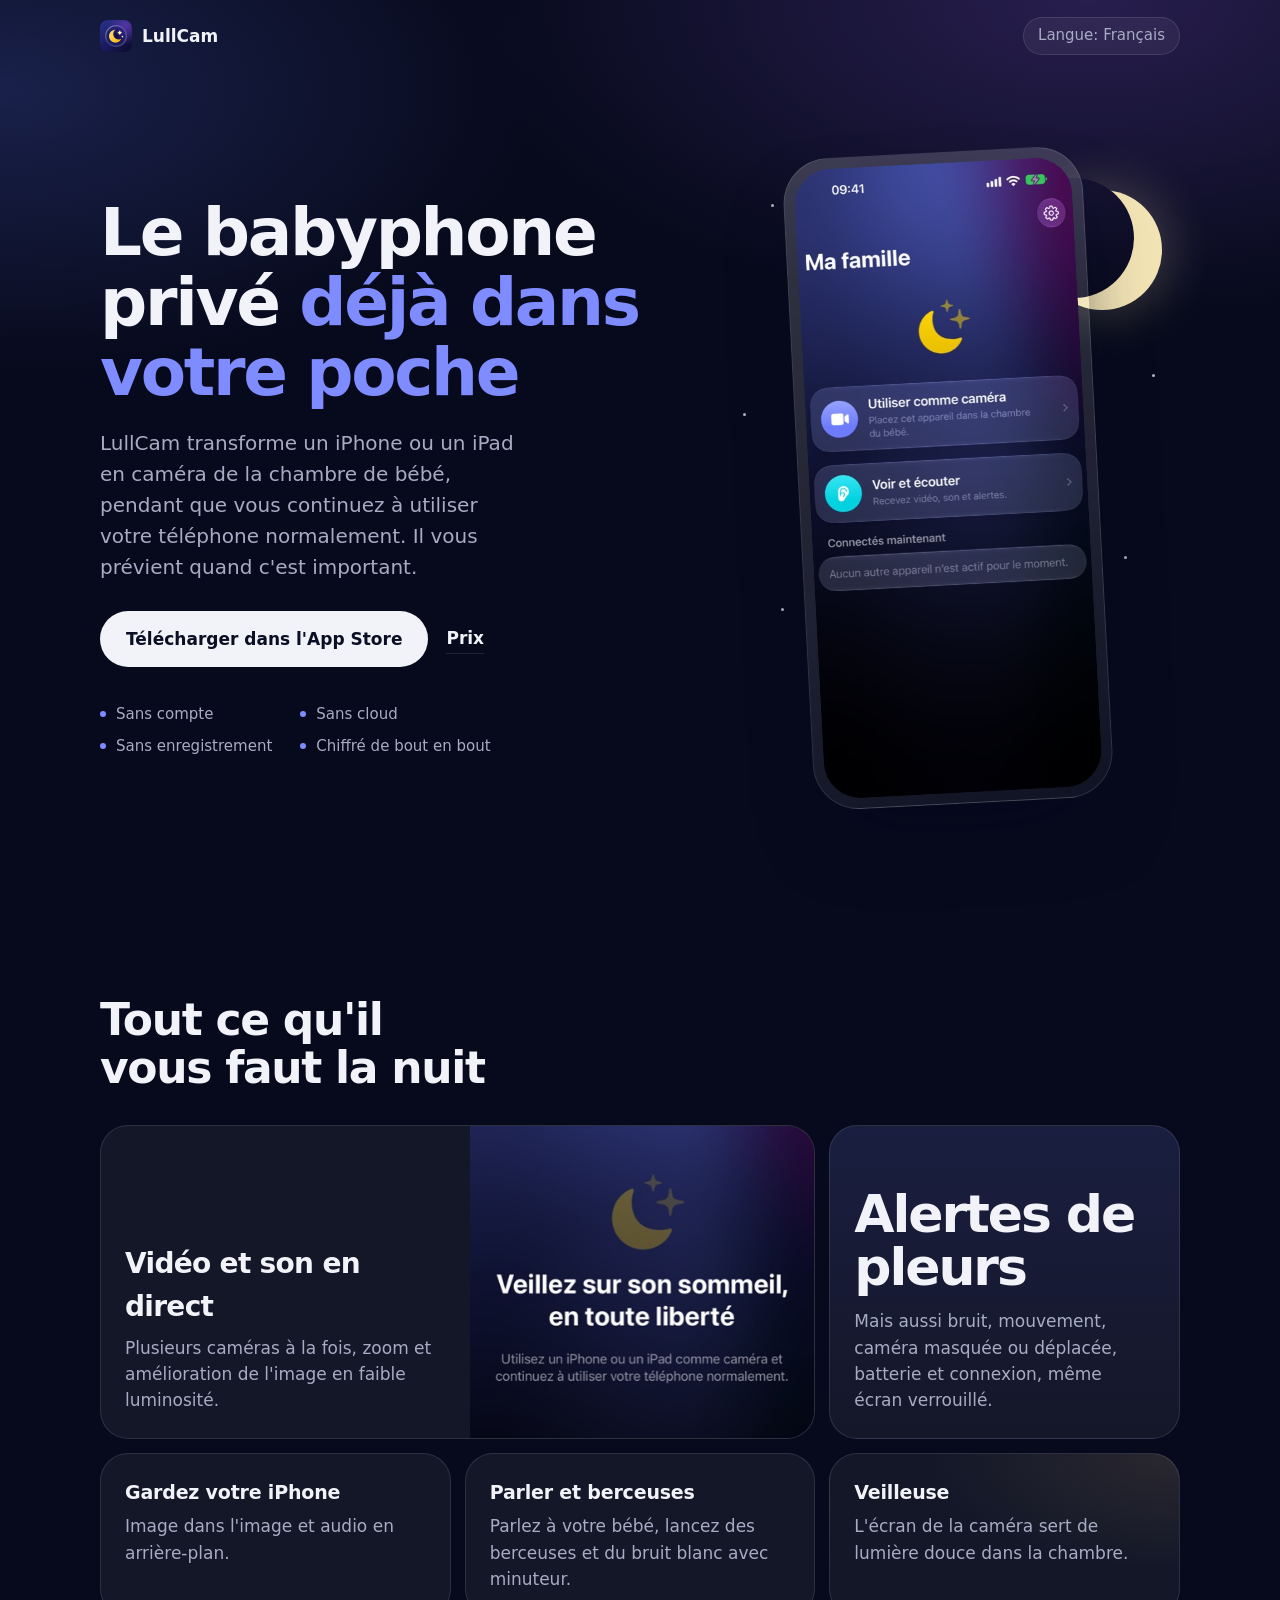
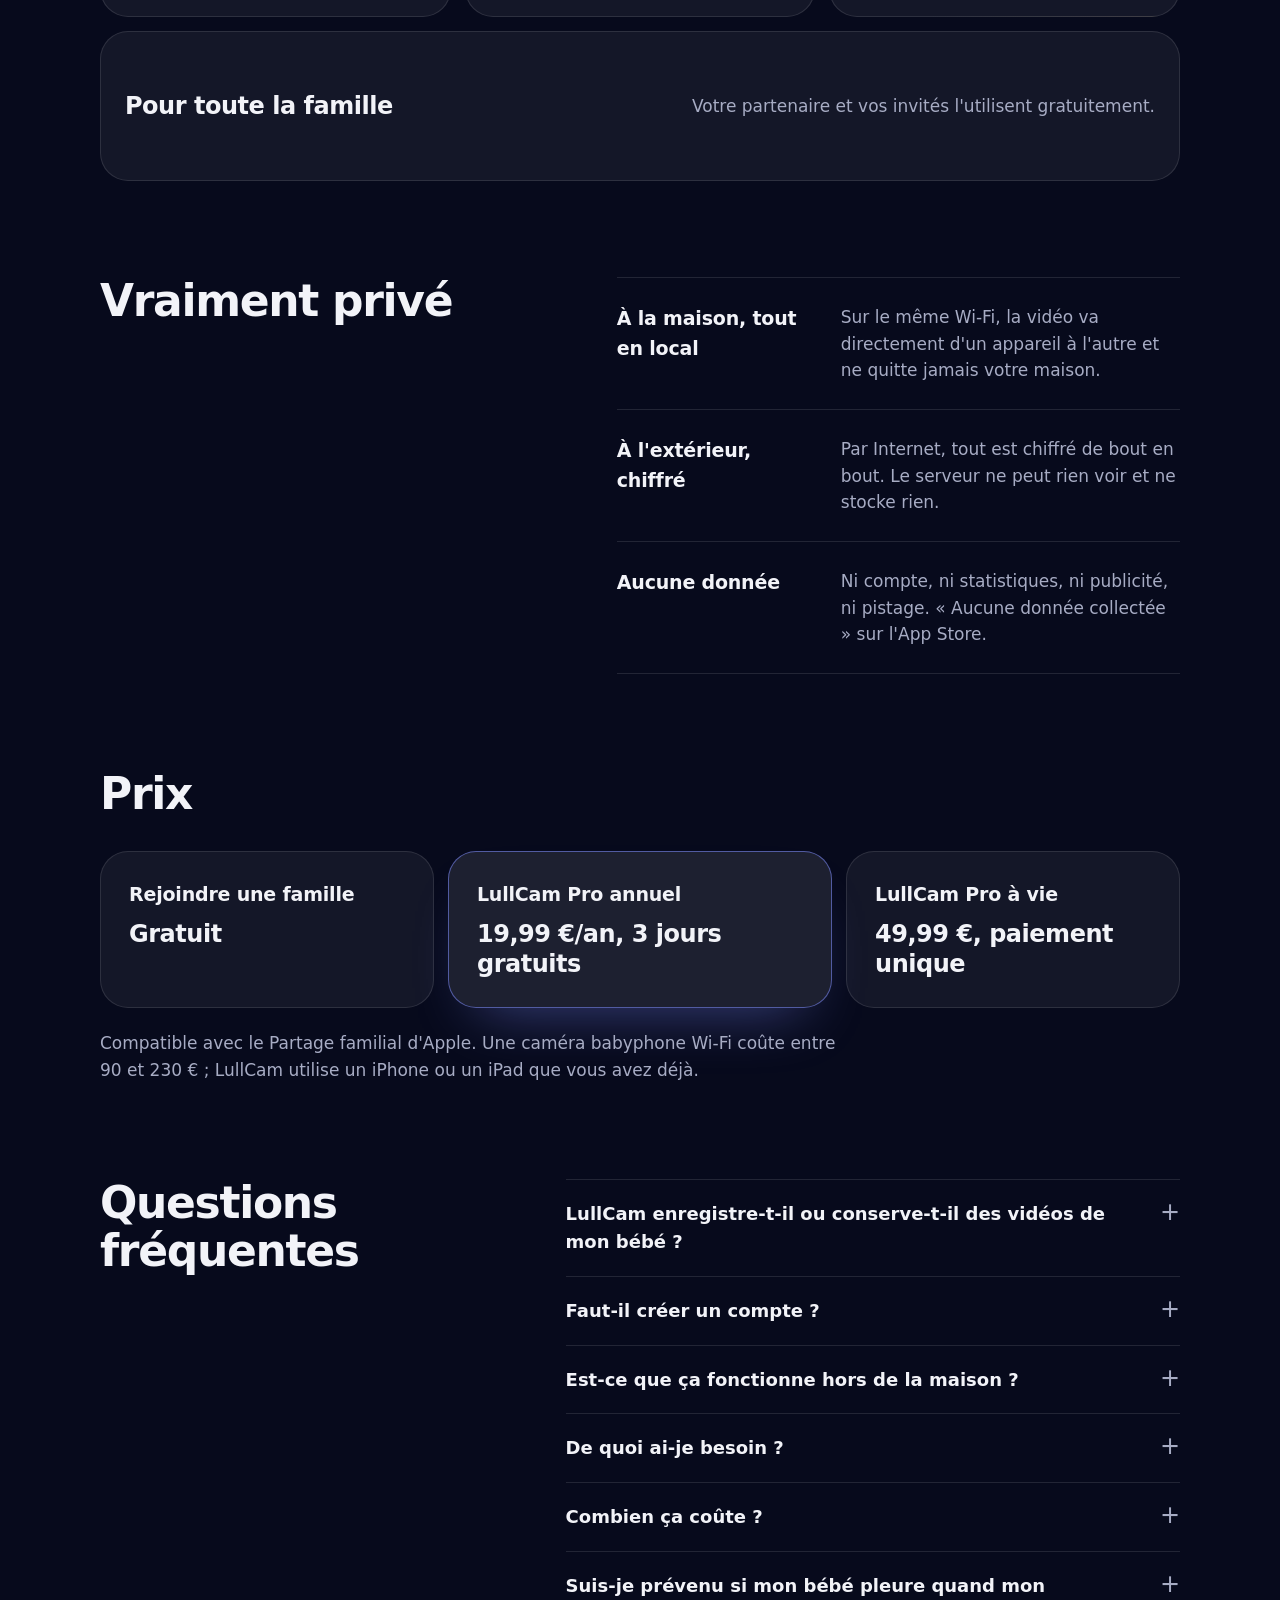
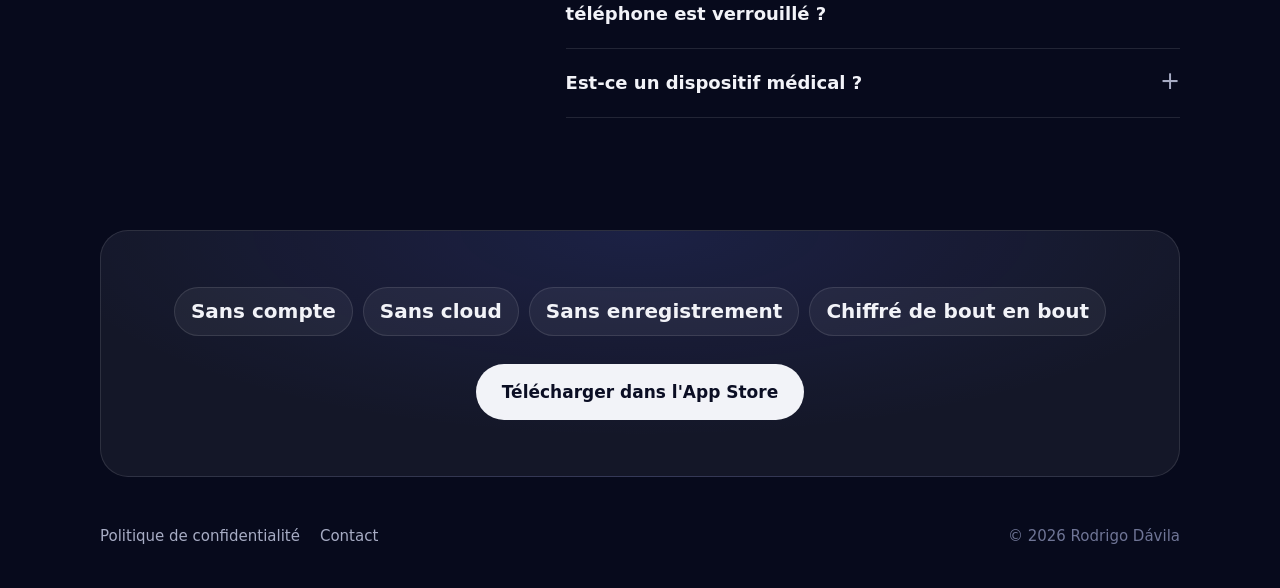
<file: fr/index.html>
<!doctype html>
<html lang="fr">
<head>
<meta charset="utf-8">
<meta name="viewport" content="width=device-width, initial-scale=1">
<title>LullCam — Babyphone privé pour iPhone, sans cloud ni compte</title>
<meta name="description" content="LullCam transforme un iPhone ou un iPad en babyphone privé : vidéo et son en direct, alertes de pleurs, sans compte, sans cloud, sans enregistrement.">
<link rel="canonical" href="https://lullcam.com/fr/">
<link rel="alternate" hreflang="en" href="https://lullcam.com/">
<link rel="alternate" hreflang="es" href="https://lullcam.com/es/">
<link rel="alternate" hreflang="de" href="https://lullcam.com/de/">
<link rel="alternate" hreflang="fr" href="https://lullcam.com/fr/">
<link rel="alternate" hreflang="it" href="https://lullcam.com/it/">
<link rel="alternate" hreflang="pt-PT" href="https://lullcam.com/pt-pt/">
<link rel="alternate" hreflang="pt-BR" href="https://lullcam.com/pt-br/">
<link rel="alternate" hreflang="ja" href="https://lullcam.com/ja/">
<link rel="alternate" hreflang="ko" href="https://lullcam.com/ko/">
<link rel="alternate" hreflang="zh-Hans" href="https://lullcam.com/zh-hans/">
<link rel="alternate" hreflang="x-default" href="https://lullcam.com/">
<link rel="icon" type="image/png" sizes="32x32" href="/favicon-32.png">
<link rel="icon" type="image/png" sizes="256x256" href="/icon.png">
<link rel="apple-touch-icon" href="/apple-touch-icon.png">
<link rel="stylesheet" href="/style.css">
<meta property="og:type" content="website">
<meta property="og:url" content="https://lullcam.com/fr/">
<meta property="og:title" content="LullCam — Babyphone privé pour iPhone, sans cloud ni compte">
<meta property="og:description" content="LullCam transforme un iPhone ou un iPad en babyphone privé : vidéo et son en direct, alertes de pleurs, sans compte, sans cloud, sans enregistrement.">
<meta property="og:image" content="https://lullcam.com/fr/og.jpg">
<meta property="og:image:width" content="1200">
<meta property="og:image:height" content="630">
<meta property="og:site_name" content="LullCam">
<meta name="twitter:card" content="summary_large_image">
<meta property="og:locale" content="fr_FR">
<meta name="apple-itunes-app" content="app-id=6820272090">
<script type="application/ld+json">
{
 "@context": "https://schema.org",
 "@graph": [
  {
   "@type": "MobileApplication",
   "name": "LullCam",
   "description": "LullCam transforme un iPhone ou un iPad en babyphone privé : vidéo et son en direct, alertes de pleurs, sans compte, sans cloud, sans enregistrement.",
   "operatingSystem": "iOS, iPadOS",
   "applicationCategory": "LifestyleApplication",
   "inLanguage": [
    "en",
    "es",
    "de",
    "fr",
    "it",
    "pt-PT",
    "pt-BR",
    "ja",
    "ko",
    "zh-Hans"
   ],
   "url": "https://lullcam.com/fr/",
   "installUrl": "https://apps.apple.com/app/id6820272090",
   "image": "https://lullcam.com/icon.png",
   "screenshot": "https://lullcam.com/fr/04-inicio.jpg",
   "author": {
    "@type": "Person",
    "name": "Rodrigo Dávila"
   },
   "offers": [
    {
     "@type": "Offer",
     "name": "Téléchargement (rejoindre une famille)",
     "price": "0",
     "priceCurrency": "EUR"
    },
    {
     "@type": "Offer",
     "name": "LullCam Pro annuel (3 jours gratuits)",
     "price": "19.99",
     "priceCurrency": "EUR"
    },
    {
     "@type": "Offer",
     "name": "LullCam Pro à vie",
     "price": "49.99",
     "priceCurrency": "EUR"
    }
   ]
  },
  {
   "@type": "FAQPage",
   "mainEntity": [
    {
     "@type": "Question",
     "name": "LullCam enregistre-t-il ou conserve-t-il des vidéos de mon bébé ?",
     "acceptedAnswer": {
      "@type": "Answer",
      "text": "Non. LullCam n'enregistre ni ne conserve aucune vidéo, aucun son ni aucune photo. Tout est en direct et rien n'est écrit sur l'appareil."
     }
    },
    {
     "@type": "Question",
     "name": "Faut-il créer un compte ?",
     "acceptedAnswer": {
      "@type": "Answer",
      "text": "Non. LullCam n'a pas de compte. Les appareils de la famille s'associent en scannant un code QR en personne."
     }
    },
    {
     "@type": "Question",
     "name": "Est-ce que ça fonctionne hors de la maison ?",
     "acceptedAnswer": {
      "@type": "Answer",
      "text": "Oui, si vous l'autorisez. Par Internet, la vidéo et le son sont chiffrés de bout en bout ; le serveur de connexion ne peut pas les voir et ne les stocke pas. Sur le même Wi‑Fi, tout reste en local."
     }
    },
    {
     "@type": "Question",
     "name": "De quoi ai-je besoin ?",
     "acceptedAnswer": {
      "@type": "Answer",
      "text": "De deux appareils Apple : un ancien iPhone ou iPad sert de caméra dans la chambre et votre iPhone sert d'écran parent. Pas de caméra à acheter."
     }
    },
    {
     "@type": "Question",
     "name": "Combien ça coûte ?",
     "acceptedAnswer": {
      "@type": "Answer",
      "text": "Le téléchargement est gratuit pour rejoindre une famille. Pour créer votre famille, il vous faut LullCam Pro : 19,99 € par an avec 3 jours gratuits, ou 49,99 € à vie. Votre partenaire et vos invités l'utilisent gratuitement."
     }
    },
    {
     "@type": "Question",
     "name": "Suis-je prévenu si mon bébé pleure quand mon téléphone est verrouillé ?",
     "acceptedAnswer": {
      "@type": "Answer",
      "text": "Oui. LullCam vous prévient en cas de pleurs, de bruit, de mouvement, de caméra masquée ou déplacée, de batterie et de perte de connexion, même écran verrouillé."
     }
    },
    {
     "@type": "Question",
     "name": "Est-ce un dispositif médical ?",
     "acceptedAnswer": {
      "@type": "Answer",
      "text": "Non. LullCam n'est pas un dispositif médical et ne remplace pas la surveillance d'un adulte."
     }
    }
   ]
  }
 ]
}
</script>
</head>
<body>
<div class="wrap">
  <header class="top">
    <a class="brand" href="/fr/"><img src="/icon.png" alt="">LullCam</a>
    <details class="langs"><summary>Langue: Français</summary>
      <nav>
      <a href="/" hreflang="en" lang="en">English</a>
      <a href="/es/" hreflang="es" lang="es">Español</a>
      <a href="/de/" hreflang="de" lang="de">Deutsch</a>
      <a href="/fr/" hreflang="fr" lang="fr" aria-current="page">Français</a>
      <a href="/it/" hreflang="it" lang="it">Italiano</a>
      <a href="/pt-pt/" hreflang="pt-PT" lang="pt-PT">Português (Portugal)</a>
      <a href="/pt-br/" hreflang="pt-BR" lang="pt-BR">Português (Brasil)</a>
      <a href="/ja/" hreflang="ja" lang="ja">日本語</a>
      <a href="/ko/" hreflang="ko" lang="ko">한국어</a>
      <a href="/zh-hans/" hreflang="zh-Hans" lang="zh-Hans">简体中文</a>
      </nav>
    </details>
  </header>
  <main>
    <section class="hero">
      <div>
        <h1>Le babyphone privé <em>déjà dans votre poche</em></h1>
        <p class="lead">LullCam transforme un iPhone ou un iPad en caméra de la chambre de bébé, pendant que vous continuez à utiliser votre téléphone normalement. Il vous prévient quand c&#x27;est important.</p>
        <div class="ctas">
          <a class="button" href="https://apps.apple.com/app/id6820272090">Télécharger dans l&#x27;App Store</a>
          <a class="link" href="#price">Prix</a>
        </div>
        <ul class="promises"><li>Sans compte</li><li>Sans cloud</li><li>Sans enregistrement</li><li>Chiffré de bout en bout</li></ul>
      </div>
      <div class="scene" aria-hidden="true">
        <div class="stars"><i style="top:8%;left:12%;animation-delay:0s"></i><i style="top:22%;left:30%;animation-delay:1.2s"></i><i style="top:12%;left:58%;animation-delay:2.1s"></i><i style="top:40%;left:6%;animation-delay:0.6s"></i><i style="top:70%;left:14%;animation-delay:3s"></i><i style="top:62%;left:88%;animation-delay:1.8s"></i><i style="top:86%;left:70%;animation-delay:2.6s"></i><i style="top:34%;left:94%;animation-delay:0.3s"></i></div>
        <div class="moon"></div>
        <div class="phone"><img src="/fr/04-inicio.jpg" alt="" width="414" height="900"></div>
      </div>
    </section>

    <section class="block">
      <h2>Tout ce qu&#x27;il vous faut la nuit</h2>
      <div class="bento">
      <div class="tile t-video"><div><h3>Vidéo et son en direct</h3><p>Plusieurs caméras à la fois, zoom et amélioration de l&#x27;image en faible luminosité.</p></div><div class="shot"><img src="/fr/01-onboarding.jpg" alt="Vidéo et son en direct" width="414" height="900" loading="lazy"></div></div>
      <div class="tile t-alert"><div><h3>Alertes de pleurs</h3><p>Mais aussi bruit, mouvement, caméra masquée ou déplacée, batterie et connexion, même écran verrouillé.</p></div></div>
      <div class="tile t-pip"><div><h3>Gardez votre iPhone</h3><p>Image dans l&#x27;image et audio en arrière-plan.</p></div></div>
      <div class="tile t-talk"><div><h3>Parler et berceuses</h3><p>Parlez à votre bébé, lancez des berceuses et du bruit blanc avec minuteur.</p></div></div>
      <div class="tile t-light"><div><h3>Veilleuse</h3><p>L&#x27;écran de la caméra sert de lumière douce dans la chambre.</p></div></div>
      <div class="tile t-family"><div><h3>Pour toute la famille</h3><p>Votre partenaire et vos invités l&#x27;utilisent gratuitement.</p></div></div>
      </div>
    </section>

    <section class="block privacy">
      <h2>Vraiment privé</h2>
      <div class="rows">
        <div class="row"><h3>À la maison, tout en local</h3><p>Sur le même Wi‑Fi, la vidéo va directement d&#x27;un appareil à l&#x27;autre et ne quitte jamais votre maison.</p></div>
        <div class="row"><h3>À l&#x27;extérieur, chiffré</h3><p>Par Internet, tout est chiffré de bout en bout. Le serveur ne peut rien voir et ne stocke rien.</p></div>
        <div class="row"><h3>Aucune donnée</h3><p>Ni compte, ni statistiques, ni publicité, ni pistage. « Aucune donnée collectée » sur l&#x27;App Store.</p></div>
      </div>
    </section>

    <section class="block" id="price">
      <h2>Prix</h2>
      <div class="plans">
      <div class="plan"><h3>Rejoindre une famille</h3><p class="value">Gratuit</p></div>
      <div class="plan featured"><h3>LullCam Pro annuel</h3><p class="value">19,99 €/an, 3 jours gratuits</p></div>
      <div class="plan"><h3>LullCam Pro à vie</h3><p class="value">49,99 €, paiement unique</p></div>
      </div>
      <p class="note">Compatible avec le Partage familial d&#x27;Apple. Une caméra babyphone Wi‑Fi coûte entre 90 et 230 € ; LullCam utilise un iPhone ou un iPad que vous avez déjà.</p>
    </section>

    <section class="block faq">
      <h2>Questions fréquentes</h2>
      <div>
        <details><summary>LullCam enregistre-t-il ou conserve-t-il des vidéos de mon bébé ?</summary><p>Non. LullCam n&#x27;enregistre ni ne conserve aucune vidéo, aucun son ni aucune photo. Tout est en direct et rien n&#x27;est écrit sur l&#x27;appareil.</p></details>
        <details><summary>Faut-il créer un compte ?</summary><p>Non. LullCam n&#x27;a pas de compte. Les appareils de la famille s&#x27;associent en scannant un code QR en personne.</p></details>
        <details><summary>Est-ce que ça fonctionne hors de la maison ?</summary><p>Oui, si vous l&#x27;autorisez. Par Internet, la vidéo et le son sont chiffrés de bout en bout ; le serveur de connexion ne peut pas les voir et ne les stocke pas. Sur le même Wi‑Fi, tout reste en local.</p></details>
        <details><summary>De quoi ai-je besoin ?</summary><p>De deux appareils Apple : un ancien iPhone ou iPad sert de caméra dans la chambre et votre iPhone sert d&#x27;écran parent. Pas de caméra à acheter.</p></details>
        <details><summary>Combien ça coûte ?</summary><p>Le téléchargement est gratuit pour rejoindre une famille. Pour créer votre famille, il vous faut LullCam Pro : 19,99 € par an avec 3 jours gratuits, ou 49,99 € à vie. Votre partenaire et vos invités l&#x27;utilisent gratuitement.</p></details>
        <details><summary>Suis-je prévenu si mon bébé pleure quand mon téléphone est verrouillé ?</summary><p>Oui. LullCam vous prévient en cas de pleurs, de bruit, de mouvement, de caméra masquée ou déplacée, de batterie et de perte de connexion, même écran verrouillé.</p></details>
        <details><summary>Est-ce un dispositif médical ?</summary><p>Non. LullCam n&#x27;est pas un dispositif médical et ne remplace pas la surveillance d&#x27;un adulte.</p></details>
      </div>
    </section>

    <section class="closing">
      <ul class="pills"><li>Sans compte</li><li>Sans cloud</li><li>Sans enregistrement</li><li>Chiffré de bout en bout</li></ul>
      <a class="button" href="https://apps.apple.com/app/id6820272090">Télécharger dans l&#x27;App Store</a>
    </section>
  </main>
  <footer>
    <div><a href="/privacy/">Politique de confidentialité</a><a href="mailto:rdavila92@gmail.com">Contact</a></div>
    <p>© 2026 Rodrigo Dávila</p>
  </footer>
</div>
</body>
</html>
</file>
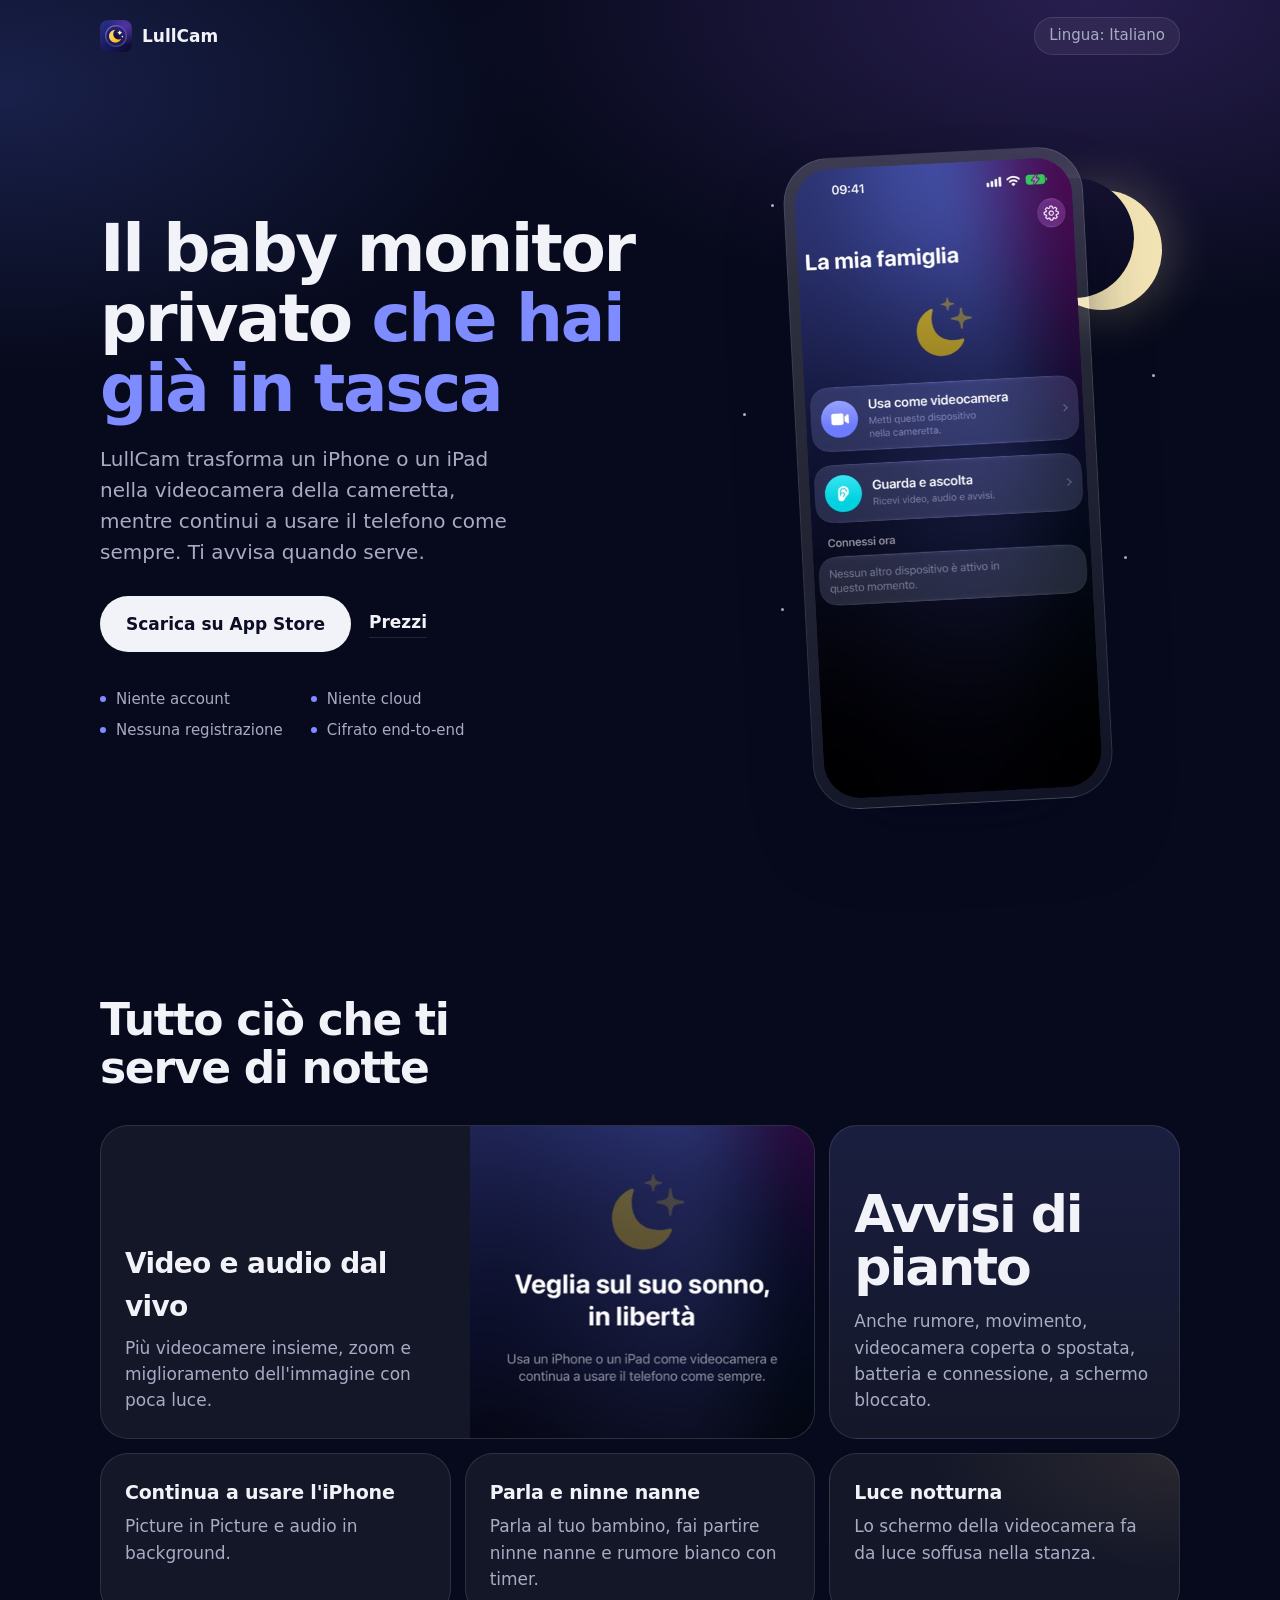
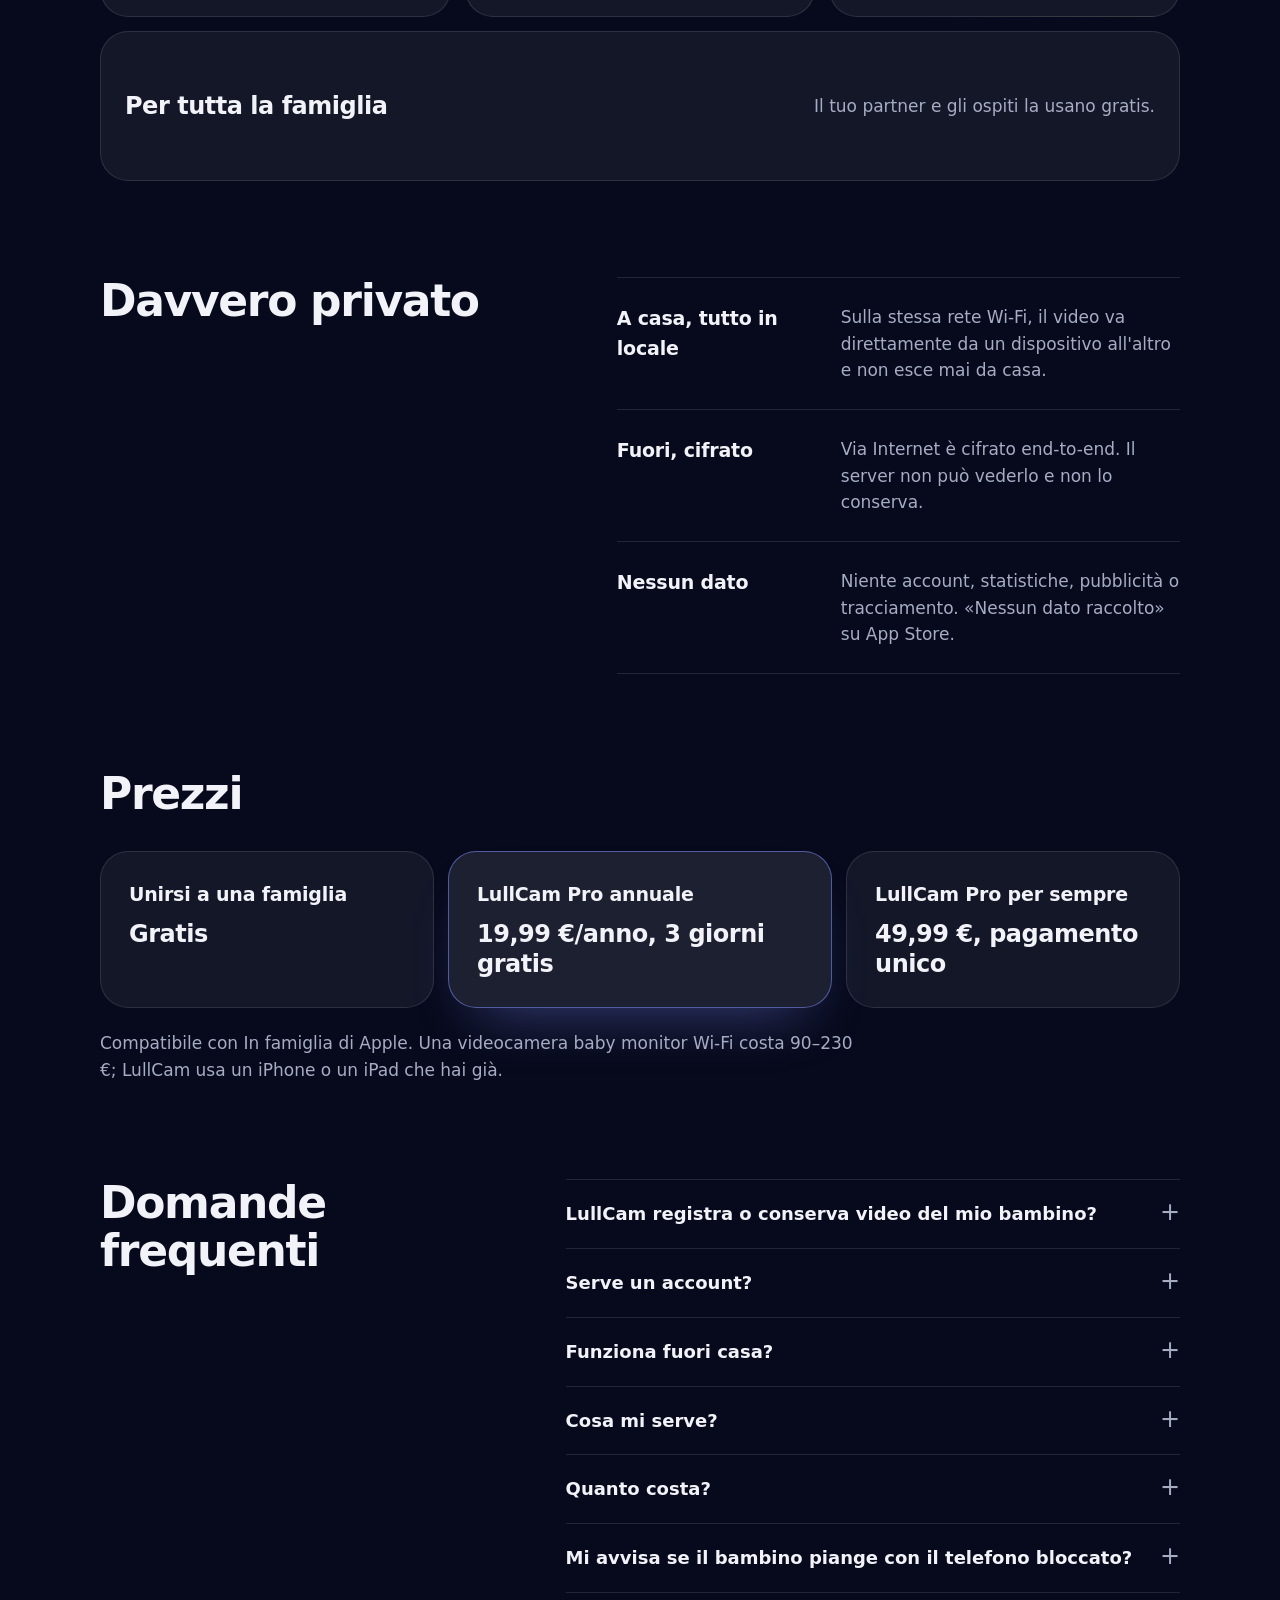
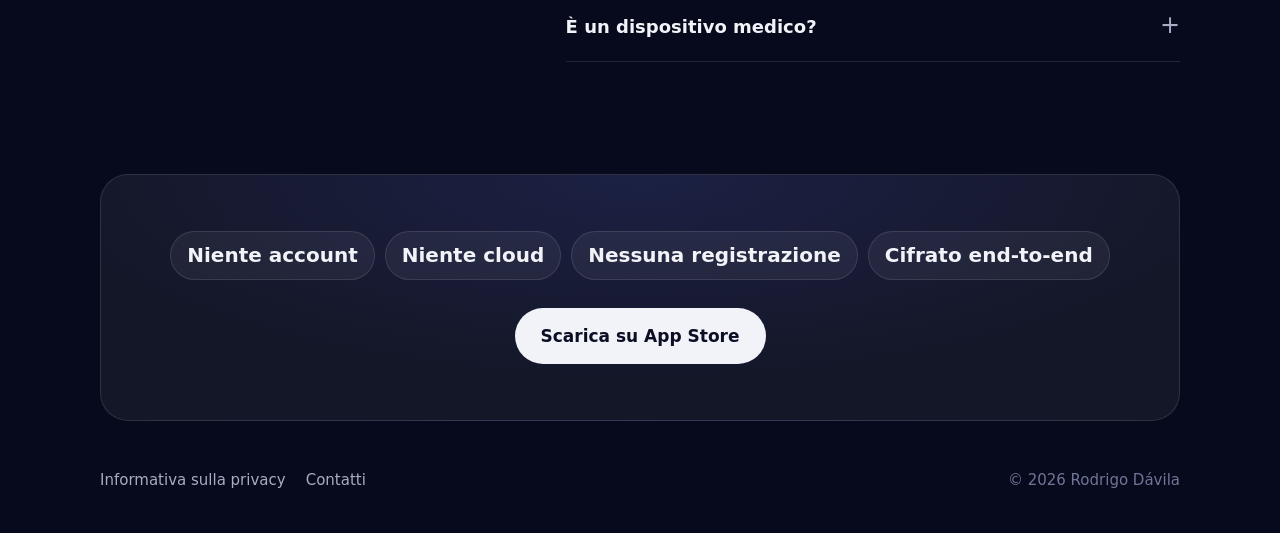
<file: it/index.html>
<!doctype html>
<html lang="it">
<head>
<meta charset="utf-8">
<meta name="viewport" content="width=device-width, initial-scale=1">
<title>LullCam — Baby monitor privato per iPhone, senza cloud né account</title>
<meta name="description" content="LullCam trasforma un iPhone o un iPad in un baby monitor privato: video e audio dal vivo, avvisi di pianto, senza account, cloud né registrazioni.">
<link rel="canonical" href="https://lullcam.com/it/">
<link rel="alternate" hreflang="en" href="https://lullcam.com/">
<link rel="alternate" hreflang="es" href="https://lullcam.com/es/">
<link rel="alternate" hreflang="de" href="https://lullcam.com/de/">
<link rel="alternate" hreflang="fr" href="https://lullcam.com/fr/">
<link rel="alternate" hreflang="it" href="https://lullcam.com/it/">
<link rel="alternate" hreflang="pt-PT" href="https://lullcam.com/pt-pt/">
<link rel="alternate" hreflang="pt-BR" href="https://lullcam.com/pt-br/">
<link rel="alternate" hreflang="ja" href="https://lullcam.com/ja/">
<link rel="alternate" hreflang="ko" href="https://lullcam.com/ko/">
<link rel="alternate" hreflang="zh-Hans" href="https://lullcam.com/zh-hans/">
<link rel="alternate" hreflang="x-default" href="https://lullcam.com/">
<link rel="icon" type="image/png" sizes="32x32" href="/favicon-32.png">
<link rel="icon" type="image/png" sizes="256x256" href="/icon.png">
<link rel="apple-touch-icon" href="/apple-touch-icon.png">
<link rel="stylesheet" href="/style.css">
<meta property="og:type" content="website">
<meta property="og:url" content="https://lullcam.com/it/">
<meta property="og:title" content="LullCam — Baby monitor privato per iPhone, senza cloud né account">
<meta property="og:description" content="LullCam trasforma un iPhone o un iPad in un baby monitor privato: video e audio dal vivo, avvisi di pianto, senza account, cloud né registrazioni.">
<meta property="og:image" content="https://lullcam.com/it/og.jpg">
<meta property="og:image:width" content="1200">
<meta property="og:image:height" content="630">
<meta property="og:site_name" content="LullCam">
<meta name="twitter:card" content="summary_large_image">
<meta property="og:locale" content="it_IT">
<meta name="apple-itunes-app" content="app-id=6820272090">
<script type="application/ld+json">
{
 "@context": "https://schema.org",
 "@graph": [
  {
   "@type": "MobileApplication",
   "name": "LullCam",
   "description": "LullCam trasforma un iPhone o un iPad in un baby monitor privato: video e audio dal vivo, avvisi di pianto, senza account, cloud né registrazioni.",
   "operatingSystem": "iOS, iPadOS",
   "applicationCategory": "LifestyleApplication",
   "inLanguage": [
    "en",
    "es",
    "de",
    "fr",
    "it",
    "pt-PT",
    "pt-BR",
    "ja",
    "ko",
    "zh-Hans"
   ],
   "url": "https://lullcam.com/it/",
   "installUrl": "https://apps.apple.com/app/id6820272090",
   "image": "https://lullcam.com/icon.png",
   "screenshot": "https://lullcam.com/it/04-inicio.jpg",
   "author": {
    "@type": "Person",
    "name": "Rodrigo Dávila"
   },
   "offers": [
    {
     "@type": "Offer",
     "name": "Download (unirsi a una famiglia)",
     "price": "0",
     "priceCurrency": "EUR"
    },
    {
     "@type": "Offer",
     "name": "LullCam Pro annuale (3 giorni gratis)",
     "price": "19.99",
     "priceCurrency": "EUR"
    },
    {
     "@type": "Offer",
     "name": "LullCam Pro per sempre",
     "price": "49.99",
     "priceCurrency": "EUR"
    }
   ]
  },
  {
   "@type": "FAQPage",
   "mainEntity": [
    {
     "@type": "Question",
     "name": "LullCam registra o conserva video del mio bambino?",
     "acceptedAnswer": {
      "@type": "Answer",
      "text": "No. LullCam non registra né conserva video, audio o foto. È tutto dal vivo e nulla viene scritto sul dispositivo."
     }
    },
    {
     "@type": "Question",
     "name": "Serve un account?",
     "acceptedAnswer": {
      "@type": "Answer",
      "text": "No. LullCam non ha account. I dispositivi della famiglia si abbinano scansionando un codice QR di persona."
     }
    },
    {
     "@type": "Question",
     "name": "Funziona fuori casa?",
     "acceptedAnswer": {
      "@type": "Answer",
      "text": "Sì, se lo consenti. Via Internet video e audio sono cifrati end-to-end; il server di connessione non può vederli e non li conserva. Sulla stessa rete Wi‑Fi tutto resta in locale."
     }
    },
    {
     "@type": "Question",
     "name": "Cosa mi serve?",
     "acceptedAnswer": {
      "@type": "Answer",
      "text": "Due dispositivi Apple: un vecchio iPhone o iPad fa da videocamera nella cameretta e il tuo iPhone è lo schermo dei genitori. Nessuna videocamera da comprare."
     }
    },
    {
     "@type": "Question",
     "name": "Quanto costa?",
     "acceptedAnswer": {
      "@type": "Answer",
      "text": "Il download per unirsi a una famiglia è gratis. Per creare la tua famiglia serve LullCam Pro: 19,99 € all'anno con 3 giorni gratis, oppure 49,99 € per sempre. Il tuo partner e gli ospiti la usano gratis."
     }
    },
    {
     "@type": "Question",
     "name": "Mi avvisa se il bambino piange con il telefono bloccato?",
     "acceptedAnswer": {
      "@type": "Answer",
      "text": "Sì. LullCam avvisa di pianto, rumore, movimento, videocamera coperta o spostata, batteria e connessione persa, anche a schermo bloccato."
     }
    },
    {
     "@type": "Question",
     "name": "È un dispositivo medico?",
     "acceptedAnswer": {
      "@type": "Answer",
      "text": "No. LullCam non è un dispositivo medico e non sostituisce la supervisione di un adulto."
     }
    }
   ]
  }
 ]
}
</script>
</head>
<body>
<div class="wrap">
  <header class="top">
    <a class="brand" href="/it/"><img src="/icon.png" alt="">LullCam</a>
    <details class="langs"><summary>Lingua: Italiano</summary>
      <nav>
      <a href="/" hreflang="en" lang="en">English</a>
      <a href="/es/" hreflang="es" lang="es">Español</a>
      <a href="/de/" hreflang="de" lang="de">Deutsch</a>
      <a href="/fr/" hreflang="fr" lang="fr">Français</a>
      <a href="/it/" hreflang="it" lang="it" aria-current="page">Italiano</a>
      <a href="/pt-pt/" hreflang="pt-PT" lang="pt-PT">Português (Portugal)</a>
      <a href="/pt-br/" hreflang="pt-BR" lang="pt-BR">Português (Brasil)</a>
      <a href="/ja/" hreflang="ja" lang="ja">日本語</a>
      <a href="/ko/" hreflang="ko" lang="ko">한국어</a>
      <a href="/zh-hans/" hreflang="zh-Hans" lang="zh-Hans">简体中文</a>
      </nav>
    </details>
  </header>
  <main>
    <section class="hero">
      <div>
        <h1>Il baby monitor privato <em>che hai già in tasca</em></h1>
        <p class="lead">LullCam trasforma un iPhone o un iPad nella videocamera della cameretta, mentre continui a usare il telefono come sempre. Ti avvisa quando serve.</p>
        <div class="ctas">
          <a class="button" href="https://apps.apple.com/app/id6820272090">Scarica su App Store</a>
          <a class="link" href="#price">Prezzi</a>
        </div>
        <ul class="promises"><li>Niente account</li><li>Niente cloud</li><li>Nessuna registrazione</li><li>Cifrato end-to-end</li></ul>
      </div>
      <div class="scene" aria-hidden="true">
        <div class="stars"><i style="top:8%;left:12%;animation-delay:0s"></i><i style="top:22%;left:30%;animation-delay:1.2s"></i><i style="top:12%;left:58%;animation-delay:2.1s"></i><i style="top:40%;left:6%;animation-delay:0.6s"></i><i style="top:70%;left:14%;animation-delay:3s"></i><i style="top:62%;left:88%;animation-delay:1.8s"></i><i style="top:86%;left:70%;animation-delay:2.6s"></i><i style="top:34%;left:94%;animation-delay:0.3s"></i></div>
        <div class="moon"></div>
        <div class="phone"><img src="/it/04-inicio.jpg" alt="" width="414" height="900"></div>
      </div>
    </section>

    <section class="block">
      <h2>Tutto ciò che ti serve di notte</h2>
      <div class="bento">
      <div class="tile t-video"><div><h3>Video e audio dal vivo</h3><p>Più videocamere insieme, zoom e miglioramento dell&#x27;immagine con poca luce.</p></div><div class="shot"><img src="/it/01-onboarding.jpg" alt="Video e audio dal vivo" width="414" height="900" loading="lazy"></div></div>
      <div class="tile t-alert"><div><h3>Avvisi di pianto</h3><p>Anche rumore, movimento, videocamera coperta o spostata, batteria e connessione, a schermo bloccato.</p></div></div>
      <div class="tile t-pip"><div><h3>Continua a usare l&#x27;iPhone</h3><p>Picture in Picture e audio in background.</p></div></div>
      <div class="tile t-talk"><div><h3>Parla e ninne nanne</h3><p>Parla al tuo bambino, fai partire ninne nanne e rumore bianco con timer.</p></div></div>
      <div class="tile t-light"><div><h3>Luce notturna</h3><p>Lo schermo della videocamera fa da luce soffusa nella stanza.</p></div></div>
      <div class="tile t-family"><div><h3>Per tutta la famiglia</h3><p>Il tuo partner e gli ospiti la usano gratis.</p></div></div>
      </div>
    </section>

    <section class="block privacy">
      <h2>Davvero privato</h2>
      <div class="rows">
        <div class="row"><h3>A casa, tutto in locale</h3><p>Sulla stessa rete Wi‑Fi, il video va direttamente da un dispositivo all&#x27;altro e non esce mai da casa.</p></div>
        <div class="row"><h3>Fuori, cifrato</h3><p>Via Internet è cifrato end-to-end. Il server non può vederlo e non lo conserva.</p></div>
        <div class="row"><h3>Nessun dato</h3><p>Niente account, statistiche, pubblicità o tracciamento. «Nessun dato raccolto» su App Store.</p></div>
      </div>
    </section>

    <section class="block" id="price">
      <h2>Prezzi</h2>
      <div class="plans">
      <div class="plan"><h3>Unirsi a una famiglia</h3><p class="value">Gratis</p></div>
      <div class="plan featured"><h3>LullCam Pro annuale</h3><p class="value">19,99 €/anno, 3 giorni gratis</p></div>
      <div class="plan"><h3>LullCam Pro per sempre</h3><p class="value">49,99 €, pagamento unico</p></div>
      </div>
      <p class="note">Compatibile con In famiglia di Apple. Una videocamera baby monitor Wi‑Fi costa 90–230 €; LullCam usa un iPhone o un iPad che hai già.</p>
    </section>

    <section class="block faq">
      <h2>Domande frequenti</h2>
      <div>
        <details><summary>LullCam registra o conserva video del mio bambino?</summary><p>No. LullCam non registra né conserva video, audio o foto. È tutto dal vivo e nulla viene scritto sul dispositivo.</p></details>
        <details><summary>Serve un account?</summary><p>No. LullCam non ha account. I dispositivi della famiglia si abbinano scansionando un codice QR di persona.</p></details>
        <details><summary>Funziona fuori casa?</summary><p>Sì, se lo consenti. Via Internet video e audio sono cifrati end-to-end; il server di connessione non può vederli e non li conserva. Sulla stessa rete Wi‑Fi tutto resta in locale.</p></details>
        <details><summary>Cosa mi serve?</summary><p>Due dispositivi Apple: un vecchio iPhone o iPad fa da videocamera nella cameretta e il tuo iPhone è lo schermo dei genitori. Nessuna videocamera da comprare.</p></details>
        <details><summary>Quanto costa?</summary><p>Il download per unirsi a una famiglia è gratis. Per creare la tua famiglia serve LullCam Pro: 19,99 € all&#x27;anno con 3 giorni gratis, oppure 49,99 € per sempre. Il tuo partner e gli ospiti la usano gratis.</p></details>
        <details><summary>Mi avvisa se il bambino piange con il telefono bloccato?</summary><p>Sì. LullCam avvisa di pianto, rumore, movimento, videocamera coperta o spostata, batteria e connessione persa, anche a schermo bloccato.</p></details>
        <details><summary>È un dispositivo medico?</summary><p>No. LullCam non è un dispositivo medico e non sostituisce la supervisione di un adulto.</p></details>
      </div>
    </section>

    <section class="closing">
      <ul class="pills"><li>Niente account</li><li>Niente cloud</li><li>Nessuna registrazione</li><li>Cifrato end-to-end</li></ul>
      <a class="button" href="https://apps.apple.com/app/id6820272090">Scarica su App Store</a>
    </section>
  </main>
  <footer>
    <div><a href="/privacy/">Informativa sulla privacy</a><a href="mailto:rdavila92@gmail.com">Contatti</a></div>
    <p>© 2026 Rodrigo Dávila</p>
  </footer>
</div>
</body>
</html>
</file>
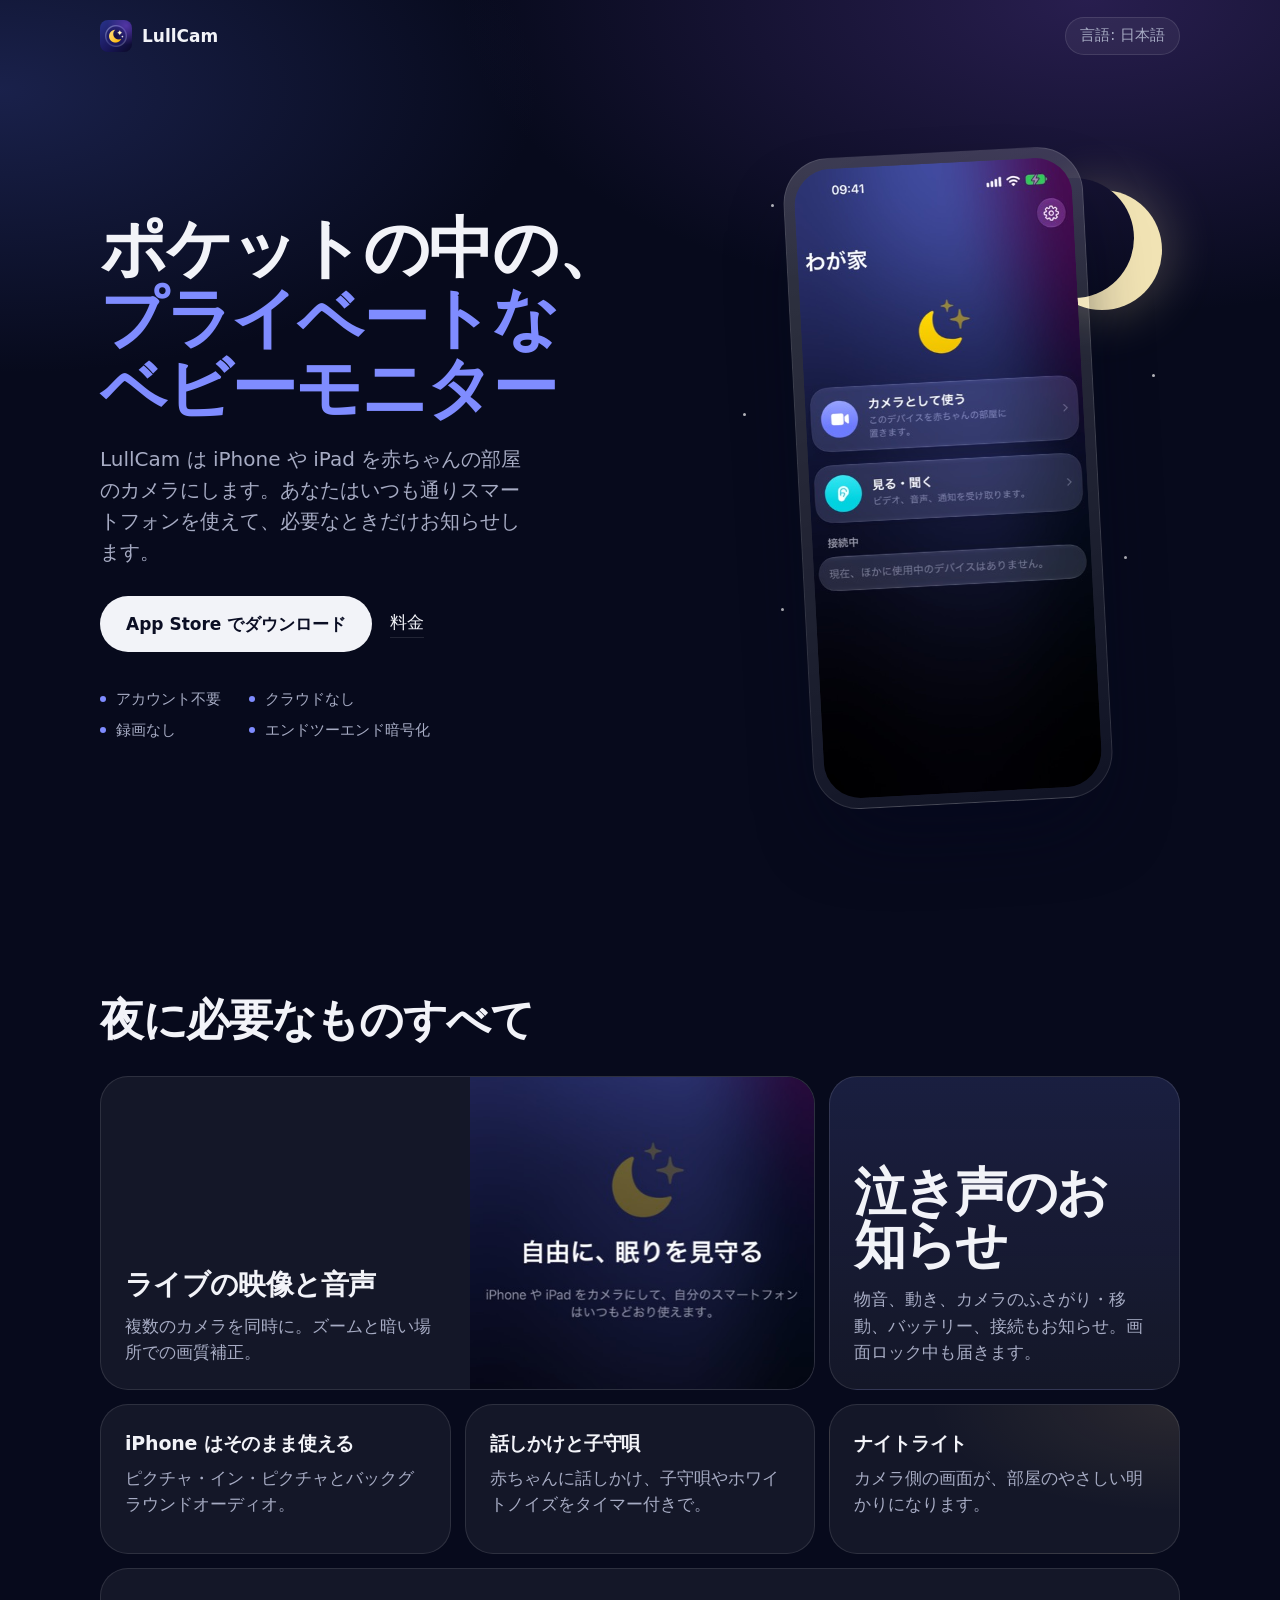
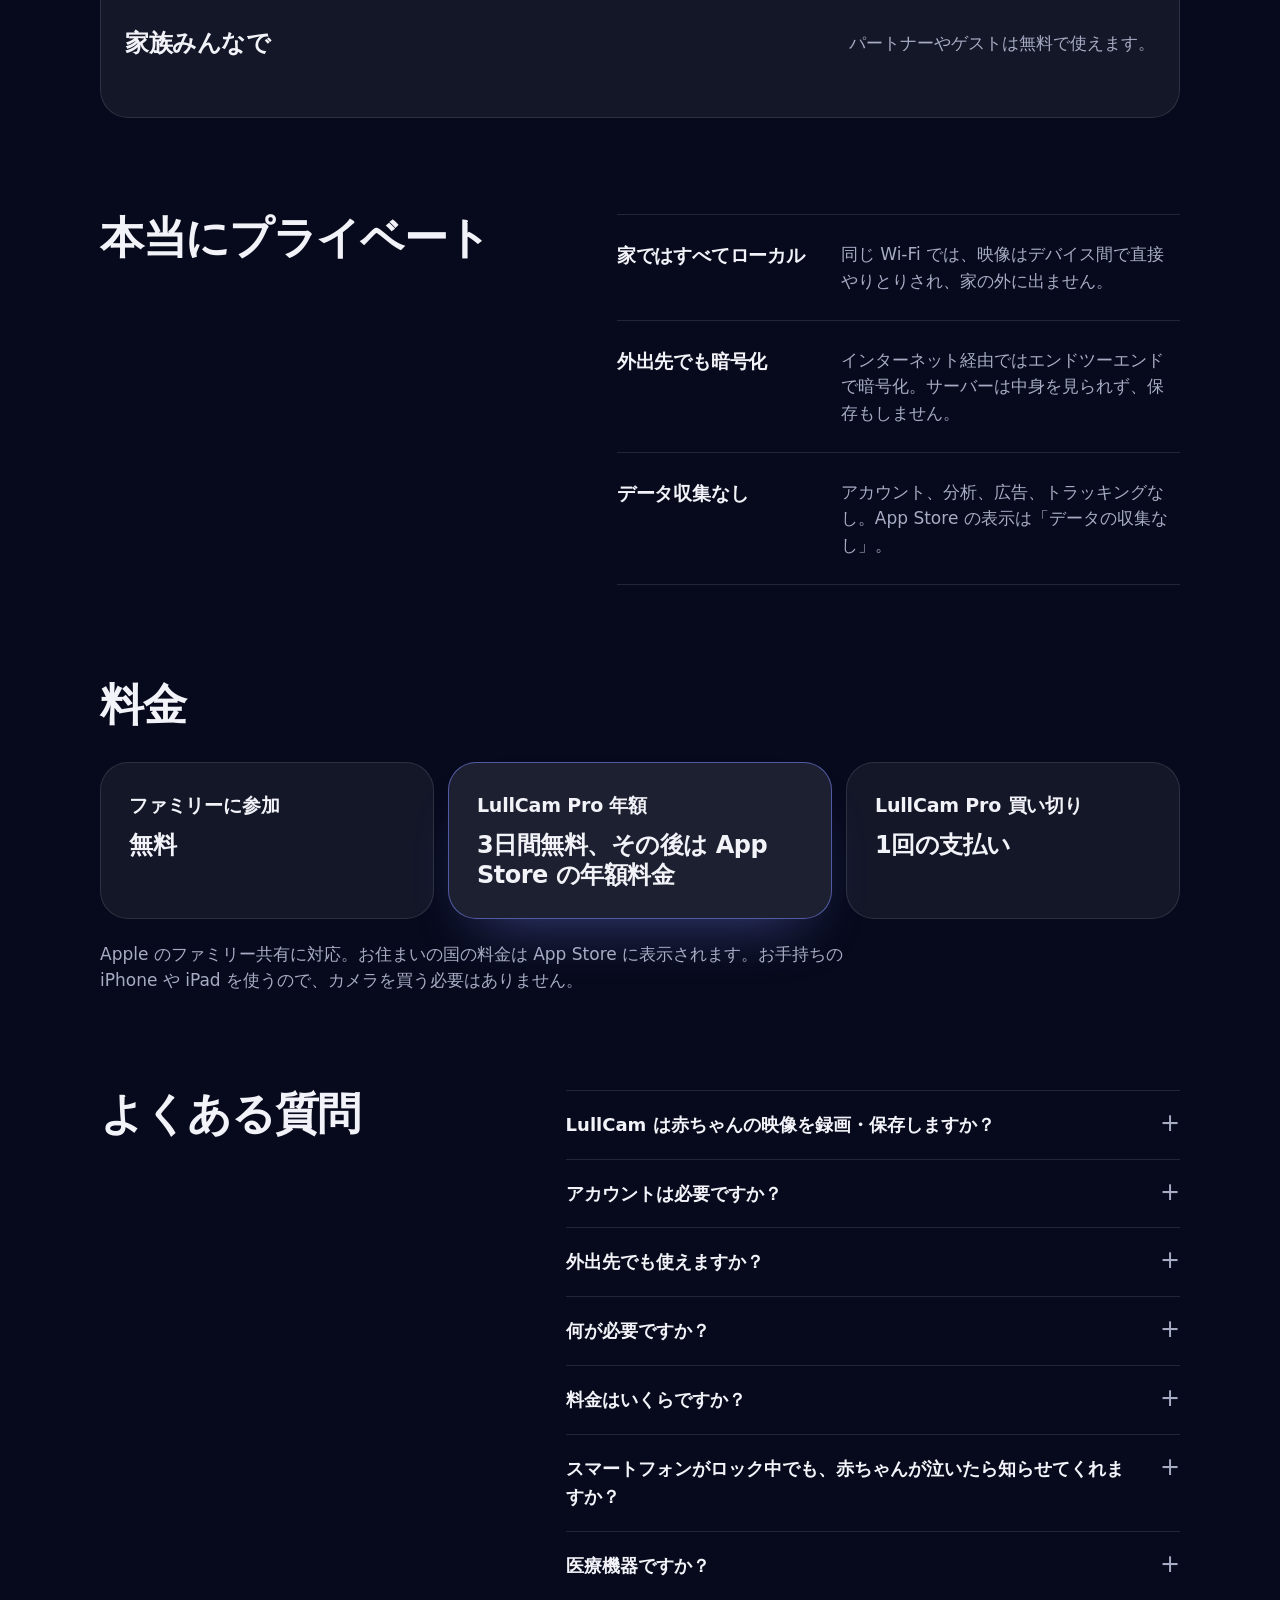
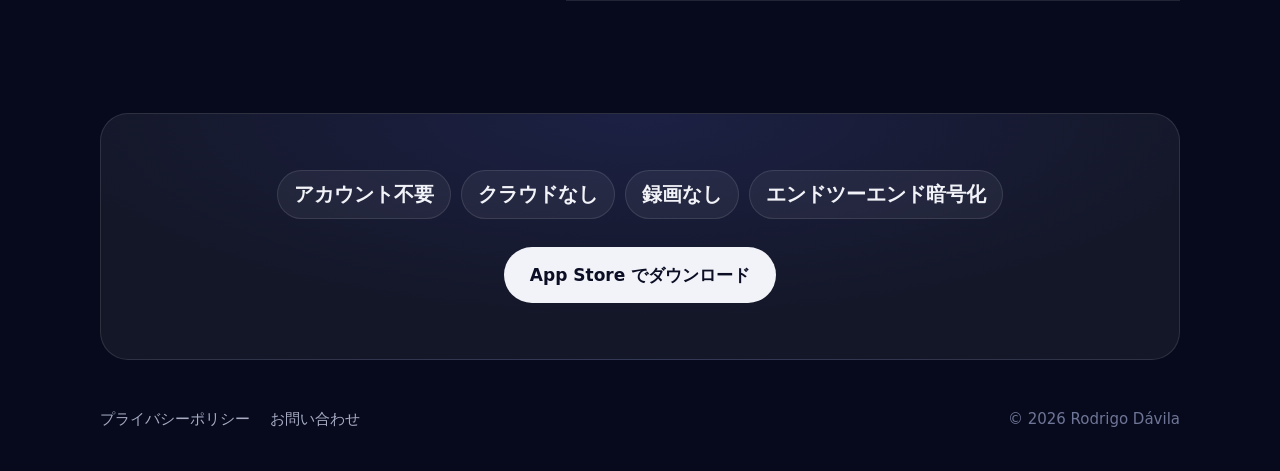
<file: ja/index.html>
<!doctype html>
<html lang="ja">
<head>
<meta charset="utf-8">
<meta name="viewport" content="width=device-width, initial-scale=1">
<title>LullCam — クラウドもアカウントも不要の、プライベートなベビーモニター（iPhone）</title>
<meta name="description" content="LullCam は iPhone や iPad をプライベートなベビーモニターにします。ライブ映像と音声、泣き声や動きのお知らせ。アカウント不要、クラウドなし、録画なし。エンドツーエンド暗号化。">
<link rel="canonical" href="https://lullcam.com/ja/">
<link rel="alternate" hreflang="en" href="https://lullcam.com/">
<link rel="alternate" hreflang="es" href="https://lullcam.com/es/">
<link rel="alternate" hreflang="de" href="https://lullcam.com/de/">
<link rel="alternate" hreflang="fr" href="https://lullcam.com/fr/">
<link rel="alternate" hreflang="it" href="https://lullcam.com/it/">
<link rel="alternate" hreflang="pt-PT" href="https://lullcam.com/pt-pt/">
<link rel="alternate" hreflang="pt-BR" href="https://lullcam.com/pt-br/">
<link rel="alternate" hreflang="ja" href="https://lullcam.com/ja/">
<link rel="alternate" hreflang="ko" href="https://lullcam.com/ko/">
<link rel="alternate" hreflang="zh-Hans" href="https://lullcam.com/zh-hans/">
<link rel="alternate" hreflang="x-default" href="https://lullcam.com/">
<link rel="icon" type="image/png" sizes="32x32" href="/favicon-32.png">
<link rel="icon" type="image/png" sizes="256x256" href="/icon.png">
<link rel="apple-touch-icon" href="/apple-touch-icon.png">
<link rel="stylesheet" href="/style.css">
<meta property="og:type" content="website">
<meta property="og:url" content="https://lullcam.com/ja/">
<meta property="og:title" content="LullCam — クラウドもアカウントも不要の、プライベートなベビーモニター（iPhone）">
<meta property="og:description" content="LullCam は iPhone や iPad をプライベートなベビーモニターにします。ライブ映像と音声、泣き声や動きのお知らせ。アカウント不要、クラウドなし、録画なし。エンドツーエンド暗号化。">
<meta property="og:image" content="https://lullcam.com/ja/og.jpg">
<meta property="og:image:width" content="1200">
<meta property="og:image:height" content="630">
<meta property="og:site_name" content="LullCam">
<meta name="twitter:card" content="summary_large_image">
<meta property="og:locale" content="ja_JP">
<meta name="apple-itunes-app" content="app-id=6820272090">
<script type="application/ld+json">
{
 "@context": "https://schema.org",
 "@graph": [
  {
   "@type": "MobileApplication",
   "name": "LullCam",
   "description": "LullCam は iPhone や iPad をプライベートなベビーモニターにします。ライブ映像と音声、泣き声や動きのお知らせ。アカウント不要、クラウドなし、録画なし。エンドツーエンド暗号化。",
   "operatingSystem": "iOS, iPadOS",
   "applicationCategory": "LifestyleApplication",
   "inLanguage": [
    "en",
    "es",
    "de",
    "fr",
    "it",
    "pt-PT",
    "pt-BR",
    "ja",
    "ko",
    "zh-Hans"
   ],
   "url": "https://lullcam.com/ja/",
   "installUrl": "https://apps.apple.com/app/id6820272090",
   "image": "https://lullcam.com/icon.png",
   "screenshot": "https://lullcam.com/ja/04-inicio.jpg",
   "author": {
    "@type": "Person",
    "name": "Rodrigo Dávila"
   }
  },
  {
   "@type": "FAQPage",
   "mainEntity": [
    {
     "@type": "Question",
     "name": "LullCam は赤ちゃんの映像を録画・保存しますか？",
     "acceptedAnswer": {
      "@type": "Answer",
      "text": "いいえ。LullCam は映像、音声、写真を録画も保存もしません。すべてライブで、デバイスに書き込まれることはありません。"
     }
    },
    {
     "@type": "Question",
     "name": "アカウントは必要ですか？",
     "acceptedAnswer": {
      "@type": "Answer",
      "text": "いいえ。LullCam にアカウントはありません。家族のデバイスは、その場で QR コードを読み取ってペアリングします。"
     }
    },
    {
     "@type": "Question",
     "name": "外出先でも使えますか？",
     "acceptedAnswer": {
      "@type": "Answer",
      "text": "はい、許可すれば使えます。インターネット経由の映像と音声はエンドツーエンドで暗号化され、接続サーバーは中身を見られず保存もしません。同じ Wi‑Fi ではすべてローカルです。"
     }
    },
    {
     "@type": "Question",
     "name": "何が必要ですか？",
     "acceptedAnswer": {
      "@type": "Answer",
      "text": "Apple デバイスが2台。古い iPhone や iPad を子ども部屋のカメラに、あなたの iPhone を親の画面にします。カメラを買う必要はありません。"
     }
    },
    {
     "@type": "Question",
     "name": "料金はいくらですか？",
     "acceptedAnswer": {
      "@type": "Answer",
      "text": "ファミリーへの参加は無料。自分のファミリーを作るには LullCam Pro（3日間無料の年額プラン、または買い切り）が必要です。パートナーやゲストは無料で使えます。"
     }
    },
    {
     "@type": "Question",
     "name": "スマートフォンがロック中でも、赤ちゃんが泣いたら知らせてくれますか？",
     "acceptedAnswer": {
      "@type": "Answer",
      "text": "はい。泣き声、物音、動き、カメラのふさがり・移動、バッテリー、接続切れを、画面ロック中でもお知らせします。"
     }
    },
    {
     "@type": "Question",
     "name": "医療機器ですか？",
     "acceptedAnswer": {
      "@type": "Answer",
      "text": "いいえ。LullCam は医療機器ではなく、大人による見守りの代わりにはなりません。"
     }
    }
   ]
  }
 ]
}
</script>
</head>
<body>
<div class="wrap">
  <header class="top">
    <a class="brand" href="/ja/"><img src="/icon.png" alt="">LullCam</a>
    <details class="langs"><summary>言語: 日本語</summary>
      <nav>
      <a href="/" hreflang="en" lang="en">English</a>
      <a href="/es/" hreflang="es" lang="es">Español</a>
      <a href="/de/" hreflang="de" lang="de">Deutsch</a>
      <a href="/fr/" hreflang="fr" lang="fr">Français</a>
      <a href="/it/" hreflang="it" lang="it">Italiano</a>
      <a href="/pt-pt/" hreflang="pt-PT" lang="pt-PT">Português (Portugal)</a>
      <a href="/pt-br/" hreflang="pt-BR" lang="pt-BR">Português (Brasil)</a>
      <a href="/ja/" hreflang="ja" lang="ja" aria-current="page">日本語</a>
      <a href="/ko/" hreflang="ko" lang="ko">한국어</a>
      <a href="/zh-hans/" hreflang="zh-Hans" lang="zh-Hans">简体中文</a>
      </nav>
    </details>
  </header>
  <main>
    <section class="hero">
      <div>
        <h1>ポケットの中の、<em>プライベートなベビーモニター</em></h1>
        <p class="lead">LullCam は iPhone や iPad を赤ちゃんの部屋のカメラにします。あなたはいつも通りスマートフォンを使えて、必要なときだけお知らせします。</p>
        <div class="ctas">
          <a class="button" href="https://apps.apple.com/app/id6820272090">App Store でダウンロード</a>
          <a class="link" href="#price">料金</a>
        </div>
        <ul class="promises"><li>アカウント不要</li><li>クラウドなし</li><li>録画なし</li><li>エンドツーエンド暗号化</li></ul>
      </div>
      <div class="scene" aria-hidden="true">
        <div class="stars"><i style="top:8%;left:12%;animation-delay:0s"></i><i style="top:22%;left:30%;animation-delay:1.2s"></i><i style="top:12%;left:58%;animation-delay:2.1s"></i><i style="top:40%;left:6%;animation-delay:0.6s"></i><i style="top:70%;left:14%;animation-delay:3s"></i><i style="top:62%;left:88%;animation-delay:1.8s"></i><i style="top:86%;left:70%;animation-delay:2.6s"></i><i style="top:34%;left:94%;animation-delay:0.3s"></i></div>
        <div class="moon"></div>
        <div class="phone"><img src="/ja/04-inicio.jpg" alt="" width="414" height="900"></div>
      </div>
    </section>

    <section class="block">
      <h2>夜に必要なものすべて</h2>
      <div class="bento">
      <div class="tile t-video"><div><h3>ライブの映像と音声</h3><p>複数のカメラを同時に。ズームと暗い場所での画質補正。</p></div><div class="shot"><img src="/ja/01-onboarding.jpg" alt="ライブの映像と音声" width="414" height="900" loading="lazy"></div></div>
      <div class="tile t-alert"><div><h3>泣き声のお知らせ</h3><p>物音、動き、カメラのふさがり・移動、バッテリー、接続もお知らせ。画面ロック中も届きます。</p></div></div>
      <div class="tile t-pip"><div><h3>iPhone はそのまま使える</h3><p>ピクチャ・イン・ピクチャとバックグラウンドオーディオ。</p></div></div>
      <div class="tile t-talk"><div><h3>話しかけと子守唄</h3><p>赤ちゃんに話しかけ、子守唄やホワイトノイズをタイマー付きで。</p></div></div>
      <div class="tile t-light"><div><h3>ナイトライト</h3><p>カメラ側の画面が、部屋のやさしい明かりになります。</p></div></div>
      <div class="tile t-family"><div><h3>家族みんなで</h3><p>パートナーやゲストは無料で使えます。</p></div></div>
      </div>
    </section>

    <section class="block privacy">
      <h2>本当にプライベート</h2>
      <div class="rows">
        <div class="row"><h3>家ではすべてローカル</h3><p>同じ Wi‑Fi では、映像はデバイス間で直接やりとりされ、家の外に出ません。</p></div>
        <div class="row"><h3>外出先でも暗号化</h3><p>インターネット経由ではエンドツーエンドで暗号化。サーバーは中身を見られず、保存もしません。</p></div>
        <div class="row"><h3>データ収集なし</h3><p>アカウント、分析、広告、トラッキングなし。App Store の表示は「データの収集なし」。</p></div>
      </div>
    </section>

    <section class="block" id="price">
      <h2>料金</h2>
      <div class="plans">
      <div class="plan"><h3>ファミリーに参加</h3><p class="value">無料</p></div>
      <div class="plan featured"><h3>LullCam Pro 年額</h3><p class="value">3日間無料、その後は App Store の年額料金</p></div>
      <div class="plan"><h3>LullCam Pro 買い切り</h3><p class="value">1回の支払い</p></div>
      </div>
      <p class="note">Apple のファミリー共有に対応。お住まいの国の料金は App Store に表示されます。お手持ちの iPhone や iPad を使うので、カメラを買う必要はありません。</p>
    </section>

    <section class="block faq">
      <h2>よくある質問</h2>
      <div>
        <details><summary>LullCam は赤ちゃんの映像を録画・保存しますか？</summary><p>いいえ。LullCam は映像、音声、写真を録画も保存もしません。すべてライブで、デバイスに書き込まれることはありません。</p></details>
        <details><summary>アカウントは必要ですか？</summary><p>いいえ。LullCam にアカウントはありません。家族のデバイスは、その場で QR コードを読み取ってペアリングします。</p></details>
        <details><summary>外出先でも使えますか？</summary><p>はい、許可すれば使えます。インターネット経由の映像と音声はエンドツーエンドで暗号化され、接続サーバーは中身を見られず保存もしません。同じ Wi‑Fi ではすべてローカルです。</p></details>
        <details><summary>何が必要ですか？</summary><p>Apple デバイスが2台。古い iPhone や iPad を子ども部屋のカメラに、あなたの iPhone を親の画面にします。カメラを買う必要はありません。</p></details>
        <details><summary>料金はいくらですか？</summary><p>ファミリーへの参加は無料。自分のファミリーを作るには LullCam Pro（3日間無料の年額プラン、または買い切り）が必要です。パートナーやゲストは無料で使えます。</p></details>
        <details><summary>スマートフォンがロック中でも、赤ちゃんが泣いたら知らせてくれますか？</summary><p>はい。泣き声、物音、動き、カメラのふさがり・移動、バッテリー、接続切れを、画面ロック中でもお知らせします。</p></details>
        <details><summary>医療機器ですか？</summary><p>いいえ。LullCam は医療機器ではなく、大人による見守りの代わりにはなりません。</p></details>
      </div>
    </section>

    <section class="closing">
      <ul class="pills"><li>アカウント不要</li><li>クラウドなし</li><li>録画なし</li><li>エンドツーエンド暗号化</li></ul>
      <a class="button" href="https://apps.apple.com/app/id6820272090">App Store でダウンロード</a>
    </section>
  </main>
  <footer>
    <div><a href="/privacy/">プライバシーポリシー</a><a href="mailto:rdavila92@gmail.com">お問い合わせ</a></div>
    <p>© 2026 Rodrigo Dávila</p>
  </footer>
</div>
</body>
</html>
</file>
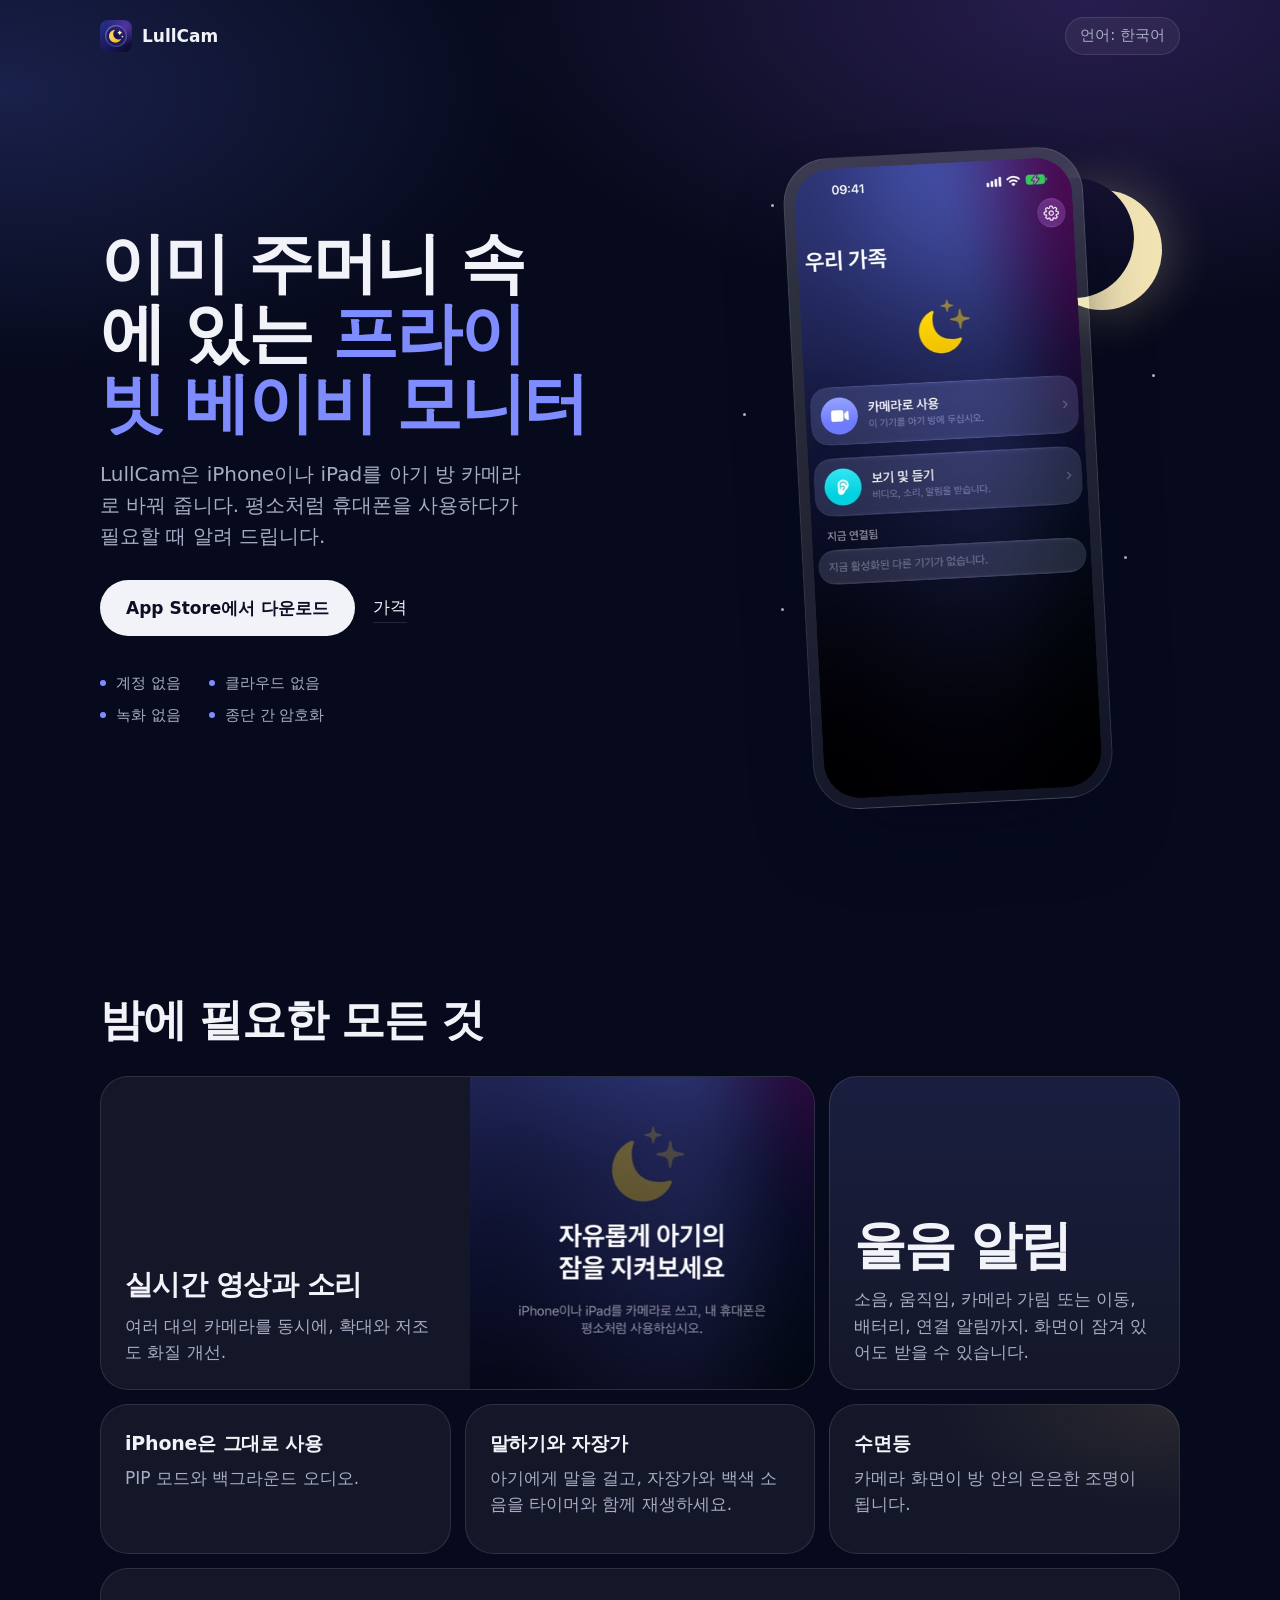
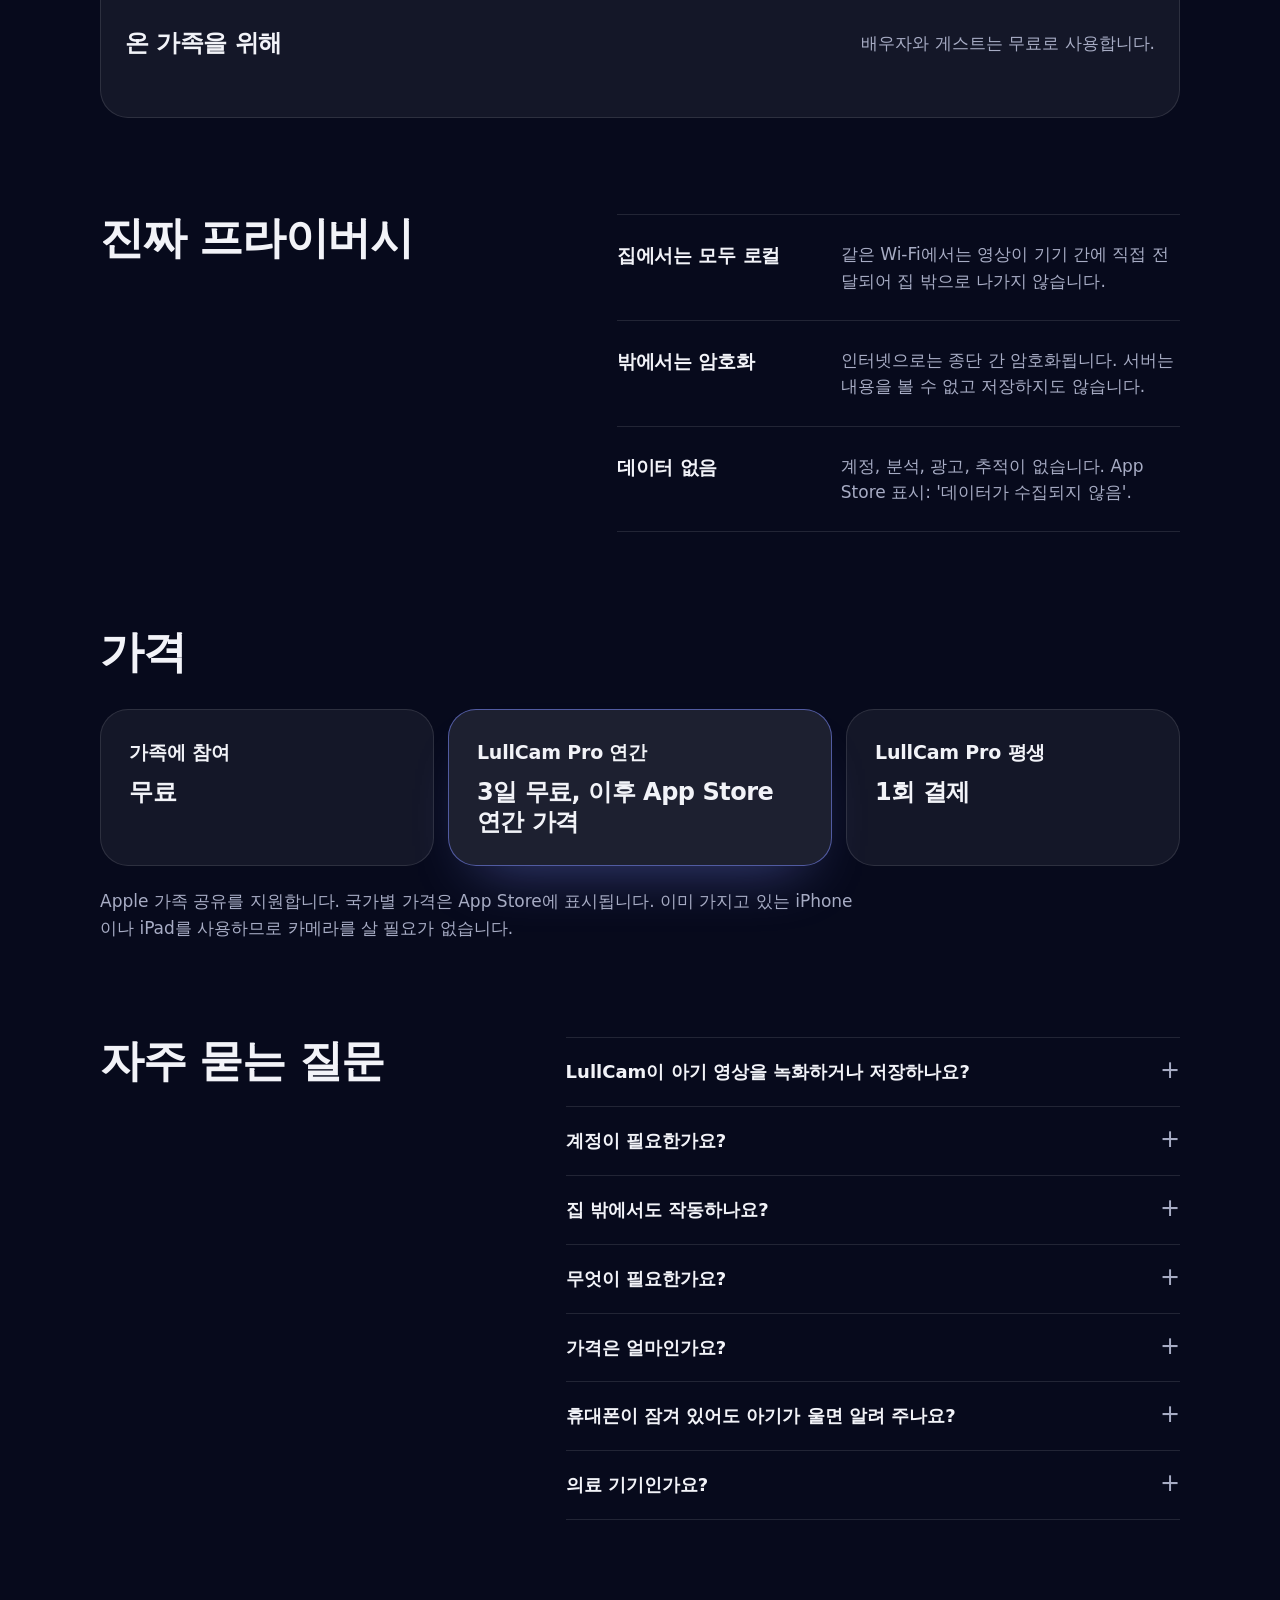
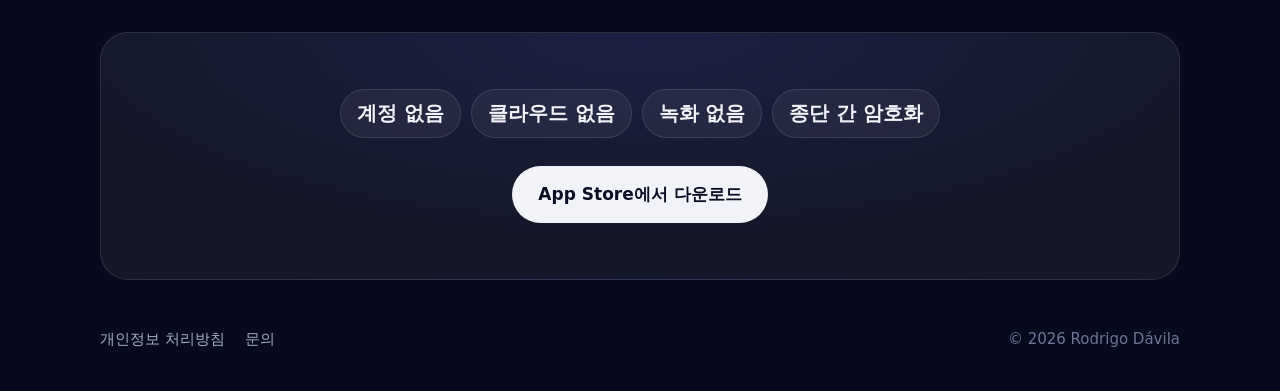
<file: ko/index.html>
<!doctype html>
<html lang="ko">
<head>
<meta charset="utf-8">
<meta name="viewport" content="width=device-width, initial-scale=1">
<title>LullCam — 클라우드·계정 없는 프라이빗 베이비 모니터 (iPhone)</title>
<meta name="description" content="LullCam은 iPhone이나 iPad를 프라이빗 베이비 모니터로 바꿔 줍니다. 실시간 영상과 소리, 울음·움직임 알림. 계정 없음, 클라우드 없음, 녹화 없음. 종단 간 암호화.">
<link rel="canonical" href="https://lullcam.com/ko/">
<link rel="alternate" hreflang="en" href="https://lullcam.com/">
<link rel="alternate" hreflang="es" href="https://lullcam.com/es/">
<link rel="alternate" hreflang="de" href="https://lullcam.com/de/">
<link rel="alternate" hreflang="fr" href="https://lullcam.com/fr/">
<link rel="alternate" hreflang="it" href="https://lullcam.com/it/">
<link rel="alternate" hreflang="pt-PT" href="https://lullcam.com/pt-pt/">
<link rel="alternate" hreflang="pt-BR" href="https://lullcam.com/pt-br/">
<link rel="alternate" hreflang="ja" href="https://lullcam.com/ja/">
<link rel="alternate" hreflang="ko" href="https://lullcam.com/ko/">
<link rel="alternate" hreflang="zh-Hans" href="https://lullcam.com/zh-hans/">
<link rel="alternate" hreflang="x-default" href="https://lullcam.com/">
<link rel="icon" type="image/png" sizes="32x32" href="/favicon-32.png">
<link rel="icon" type="image/png" sizes="256x256" href="/icon.png">
<link rel="apple-touch-icon" href="/apple-touch-icon.png">
<link rel="stylesheet" href="/style.css">
<meta property="og:type" content="website">
<meta property="og:url" content="https://lullcam.com/ko/">
<meta property="og:title" content="LullCam — 클라우드·계정 없는 프라이빗 베이비 모니터 (iPhone)">
<meta property="og:description" content="LullCam은 iPhone이나 iPad를 프라이빗 베이비 모니터로 바꿔 줍니다. 실시간 영상과 소리, 울음·움직임 알림. 계정 없음, 클라우드 없음, 녹화 없음. 종단 간 암호화.">
<meta property="og:image" content="https://lullcam.com/ko/og.jpg">
<meta property="og:image:width" content="1200">
<meta property="og:image:height" content="630">
<meta property="og:site_name" content="LullCam">
<meta name="twitter:card" content="summary_large_image">
<meta property="og:locale" content="ko_KR">
<meta name="apple-itunes-app" content="app-id=6820272090">
<script type="application/ld+json">
{
 "@context": "https://schema.org",
 "@graph": [
  {
   "@type": "MobileApplication",
   "name": "LullCam",
   "description": "LullCam은 iPhone이나 iPad를 프라이빗 베이비 모니터로 바꿔 줍니다. 실시간 영상과 소리, 울음·움직임 알림. 계정 없음, 클라우드 없음, 녹화 없음. 종단 간 암호화.",
   "operatingSystem": "iOS, iPadOS",
   "applicationCategory": "LifestyleApplication",
   "inLanguage": [
    "en",
    "es",
    "de",
    "fr",
    "it",
    "pt-PT",
    "pt-BR",
    "ja",
    "ko",
    "zh-Hans"
   ],
   "url": "https://lullcam.com/ko/",
   "installUrl": "https://apps.apple.com/app/id6820272090",
   "image": "https://lullcam.com/icon.png",
   "screenshot": "https://lullcam.com/ko/04-inicio.jpg",
   "author": {
    "@type": "Person",
    "name": "Rodrigo Dávila"
   }
  },
  {
   "@type": "FAQPage",
   "mainEntity": [
    {
     "@type": "Question",
     "name": "LullCam이 아기 영상을 녹화하거나 저장하나요?",
     "acceptedAnswer": {
      "@type": "Answer",
      "text": "아니요. LullCam은 영상, 소리, 사진을 녹화하거나 저장하지 않습니다. 모든 것이 실시간이며 기기에 기록되지 않습니다."
     }
    },
    {
     "@type": "Question",
     "name": "계정이 필요한가요?",
     "acceptedAnswer": {
      "@type": "Answer",
      "text": "아니요. LullCam에는 계정이 없습니다. 가족의 기기는 직접 만나 QR 코드를 스캔해 연결합니다."
     }
    },
    {
     "@type": "Question",
     "name": "집 밖에서도 작동하나요?",
     "acceptedAnswer": {
      "@type": "Answer",
      "text": "네, 허용하면 됩니다. 인터넷으로 전송되는 영상과 소리는 종단 간 암호화되며, 연결 서버는 내용을 볼 수 없고 저장하지도 않습니다. 같은 Wi‑Fi에서는 모두 로컬에 머뭅니다."
     }
    },
    {
     "@type": "Question",
     "name": "무엇이 필요한가요?",
     "acceptedAnswer": {
      "@type": "Answer",
      "text": "Apple 기기 두 대. 오래된 iPhone이나 iPad가 아기 방 카메라가 되고, 내 iPhone이 부모 화면이 됩니다. 카메라를 살 필요가 없습니다."
     }
    },
    {
     "@type": "Question",
     "name": "가격은 얼마인가요?",
     "acceptedAnswer": {
      "@type": "Answer",
      "text": "가족에 참여하는 것은 무료입니다. 나만의 가족을 만들려면 LullCam Pro(3일 무료 연간 구독 또는 1회 결제 평생 이용)가 필요합니다. 배우자와 게스트는 무료로 사용합니다."
     }
    },
    {
     "@type": "Question",
     "name": "휴대폰이 잠겨 있어도 아기가 울면 알려 주나요?",
     "acceptedAnswer": {
      "@type": "Answer",
      "text": "네. 울음, 소음, 움직임, 카메라 가림 또는 이동, 배터리, 연결 끊김을 화면이 잠겨 있어도 알려 드립니다."
     }
    },
    {
     "@type": "Question",
     "name": "의료 기기인가요?",
     "acceptedAnswer": {
      "@type": "Answer",
      "text": "아니요. LullCam은 의료 기기가 아니며 성인의 보호를 대신하지 않습니다."
     }
    }
   ]
  }
 ]
}
</script>
</head>
<body>
<div class="wrap">
  <header class="top">
    <a class="brand" href="/ko/"><img src="/icon.png" alt="">LullCam</a>
    <details class="langs"><summary>언어: 한국어</summary>
      <nav>
      <a href="/" hreflang="en" lang="en">English</a>
      <a href="/es/" hreflang="es" lang="es">Español</a>
      <a href="/de/" hreflang="de" lang="de">Deutsch</a>
      <a href="/fr/" hreflang="fr" lang="fr">Français</a>
      <a href="/it/" hreflang="it" lang="it">Italiano</a>
      <a href="/pt-pt/" hreflang="pt-PT" lang="pt-PT">Português (Portugal)</a>
      <a href="/pt-br/" hreflang="pt-BR" lang="pt-BR">Português (Brasil)</a>
      <a href="/ja/" hreflang="ja" lang="ja">日本語</a>
      <a href="/ko/" hreflang="ko" lang="ko" aria-current="page">한국어</a>
      <a href="/zh-hans/" hreflang="zh-Hans" lang="zh-Hans">简体中文</a>
      </nav>
    </details>
  </header>
  <main>
    <section class="hero">
      <div>
        <h1>이미 주머니 속에 있는 <em>프라이빗 베이비 모니터</em></h1>
        <p class="lead">LullCam은 iPhone이나 iPad를 아기 방 카메라로 바꿔 줍니다. 평소처럼 휴대폰을 사용하다가 필요할 때 알려 드립니다.</p>
        <div class="ctas">
          <a class="button" href="https://apps.apple.com/app/id6820272090">App Store에서 다운로드</a>
          <a class="link" href="#price">가격</a>
        </div>
        <ul class="promises"><li>계정 없음</li><li>클라우드 없음</li><li>녹화 없음</li><li>종단 간 암호화</li></ul>
      </div>
      <div class="scene" aria-hidden="true">
        <div class="stars"><i style="top:8%;left:12%;animation-delay:0s"></i><i style="top:22%;left:30%;animation-delay:1.2s"></i><i style="top:12%;left:58%;animation-delay:2.1s"></i><i style="top:40%;left:6%;animation-delay:0.6s"></i><i style="top:70%;left:14%;animation-delay:3s"></i><i style="top:62%;left:88%;animation-delay:1.8s"></i><i style="top:86%;left:70%;animation-delay:2.6s"></i><i style="top:34%;left:94%;animation-delay:0.3s"></i></div>
        <div class="moon"></div>
        <div class="phone"><img src="/ko/04-inicio.jpg" alt="" width="414" height="900"></div>
      </div>
    </section>

    <section class="block">
      <h2>밤에 필요한 모든 것</h2>
      <div class="bento">
      <div class="tile t-video"><div><h3>실시간 영상과 소리</h3><p>여러 대의 카메라를 동시에, 확대와 저조도 화질 개선.</p></div><div class="shot"><img src="/ko/01-onboarding.jpg" alt="실시간 영상과 소리" width="414" height="900" loading="lazy"></div></div>
      <div class="tile t-alert"><div><h3>울음 알림</h3><p>소음, 움직임, 카메라 가림 또는 이동, 배터리, 연결 알림까지. 화면이 잠겨 있어도 받을 수 있습니다.</p></div></div>
      <div class="tile t-pip"><div><h3>iPhone은 그대로 사용</h3><p>PIP 모드와 백그라운드 오디오.</p></div></div>
      <div class="tile t-talk"><div><h3>말하기와 자장가</h3><p>아기에게 말을 걸고, 자장가와 백색 소음을 타이머와 함께 재생하세요.</p></div></div>
      <div class="tile t-light"><div><h3>수면등</h3><p>카메라 화면이 방 안의 은은한 조명이 됩니다.</p></div></div>
      <div class="tile t-family"><div><h3>온 가족을 위해</h3><p>배우자와 게스트는 무료로 사용합니다.</p></div></div>
      </div>
    </section>

    <section class="block privacy">
      <h2>진짜 프라이버시</h2>
      <div class="rows">
        <div class="row"><h3>집에서는 모두 로컬</h3><p>같은 Wi‑Fi에서는 영상이 기기 간에 직접 전달되어 집 밖으로 나가지 않습니다.</p></div>
        <div class="row"><h3>밖에서는 암호화</h3><p>인터넷으로는 종단 간 암호화됩니다. 서버는 내용을 볼 수 없고 저장하지도 않습니다.</p></div>
        <div class="row"><h3>데이터 없음</h3><p>계정, 분석, 광고, 추적이 없습니다. App Store 표시: &#x27;데이터가 수집되지 않음&#x27;.</p></div>
      </div>
    </section>

    <section class="block" id="price">
      <h2>가격</h2>
      <div class="plans">
      <div class="plan"><h3>가족에 참여</h3><p class="value">무료</p></div>
      <div class="plan featured"><h3>LullCam Pro 연간</h3><p class="value">3일 무료, 이후 App Store 연간 가격</p></div>
      <div class="plan"><h3>LullCam Pro 평생</h3><p class="value">1회 결제</p></div>
      </div>
      <p class="note">Apple 가족 공유를 지원합니다. 국가별 가격은 App Store에 표시됩니다. 이미 가지고 있는 iPhone이나 iPad를 사용하므로 카메라를 살 필요가 없습니다.</p>
    </section>

    <section class="block faq">
      <h2>자주 묻는 질문</h2>
      <div>
        <details><summary>LullCam이 아기 영상을 녹화하거나 저장하나요?</summary><p>아니요. LullCam은 영상, 소리, 사진을 녹화하거나 저장하지 않습니다. 모든 것이 실시간이며 기기에 기록되지 않습니다.</p></details>
        <details><summary>계정이 필요한가요?</summary><p>아니요. LullCam에는 계정이 없습니다. 가족의 기기는 직접 만나 QR 코드를 스캔해 연결합니다.</p></details>
        <details><summary>집 밖에서도 작동하나요?</summary><p>네, 허용하면 됩니다. 인터넷으로 전송되는 영상과 소리는 종단 간 암호화되며, 연결 서버는 내용을 볼 수 없고 저장하지도 않습니다. 같은 Wi‑Fi에서는 모두 로컬에 머뭅니다.</p></details>
        <details><summary>무엇이 필요한가요?</summary><p>Apple 기기 두 대. 오래된 iPhone이나 iPad가 아기 방 카메라가 되고, 내 iPhone이 부모 화면이 됩니다. 카메라를 살 필요가 없습니다.</p></details>
        <details><summary>가격은 얼마인가요?</summary><p>가족에 참여하는 것은 무료입니다. 나만의 가족을 만들려면 LullCam Pro(3일 무료 연간 구독 또는 1회 결제 평생 이용)가 필요합니다. 배우자와 게스트는 무료로 사용합니다.</p></details>
        <details><summary>휴대폰이 잠겨 있어도 아기가 울면 알려 주나요?</summary><p>네. 울음, 소음, 움직임, 카메라 가림 또는 이동, 배터리, 연결 끊김을 화면이 잠겨 있어도 알려 드립니다.</p></details>
        <details><summary>의료 기기인가요?</summary><p>아니요. LullCam은 의료 기기가 아니며 성인의 보호를 대신하지 않습니다.</p></details>
      </div>
    </section>

    <section class="closing">
      <ul class="pills"><li>계정 없음</li><li>클라우드 없음</li><li>녹화 없음</li><li>종단 간 암호화</li></ul>
      <a class="button" href="https://apps.apple.com/app/id6820272090">App Store에서 다운로드</a>
    </section>
  </main>
  <footer>
    <div><a href="/privacy/">개인정보 처리방침</a><a href="mailto:rdavila92@gmail.com">문의</a></div>
    <p>© 2026 Rodrigo Dávila</p>
  </footer>
</div>
</body>
</html>
</file>
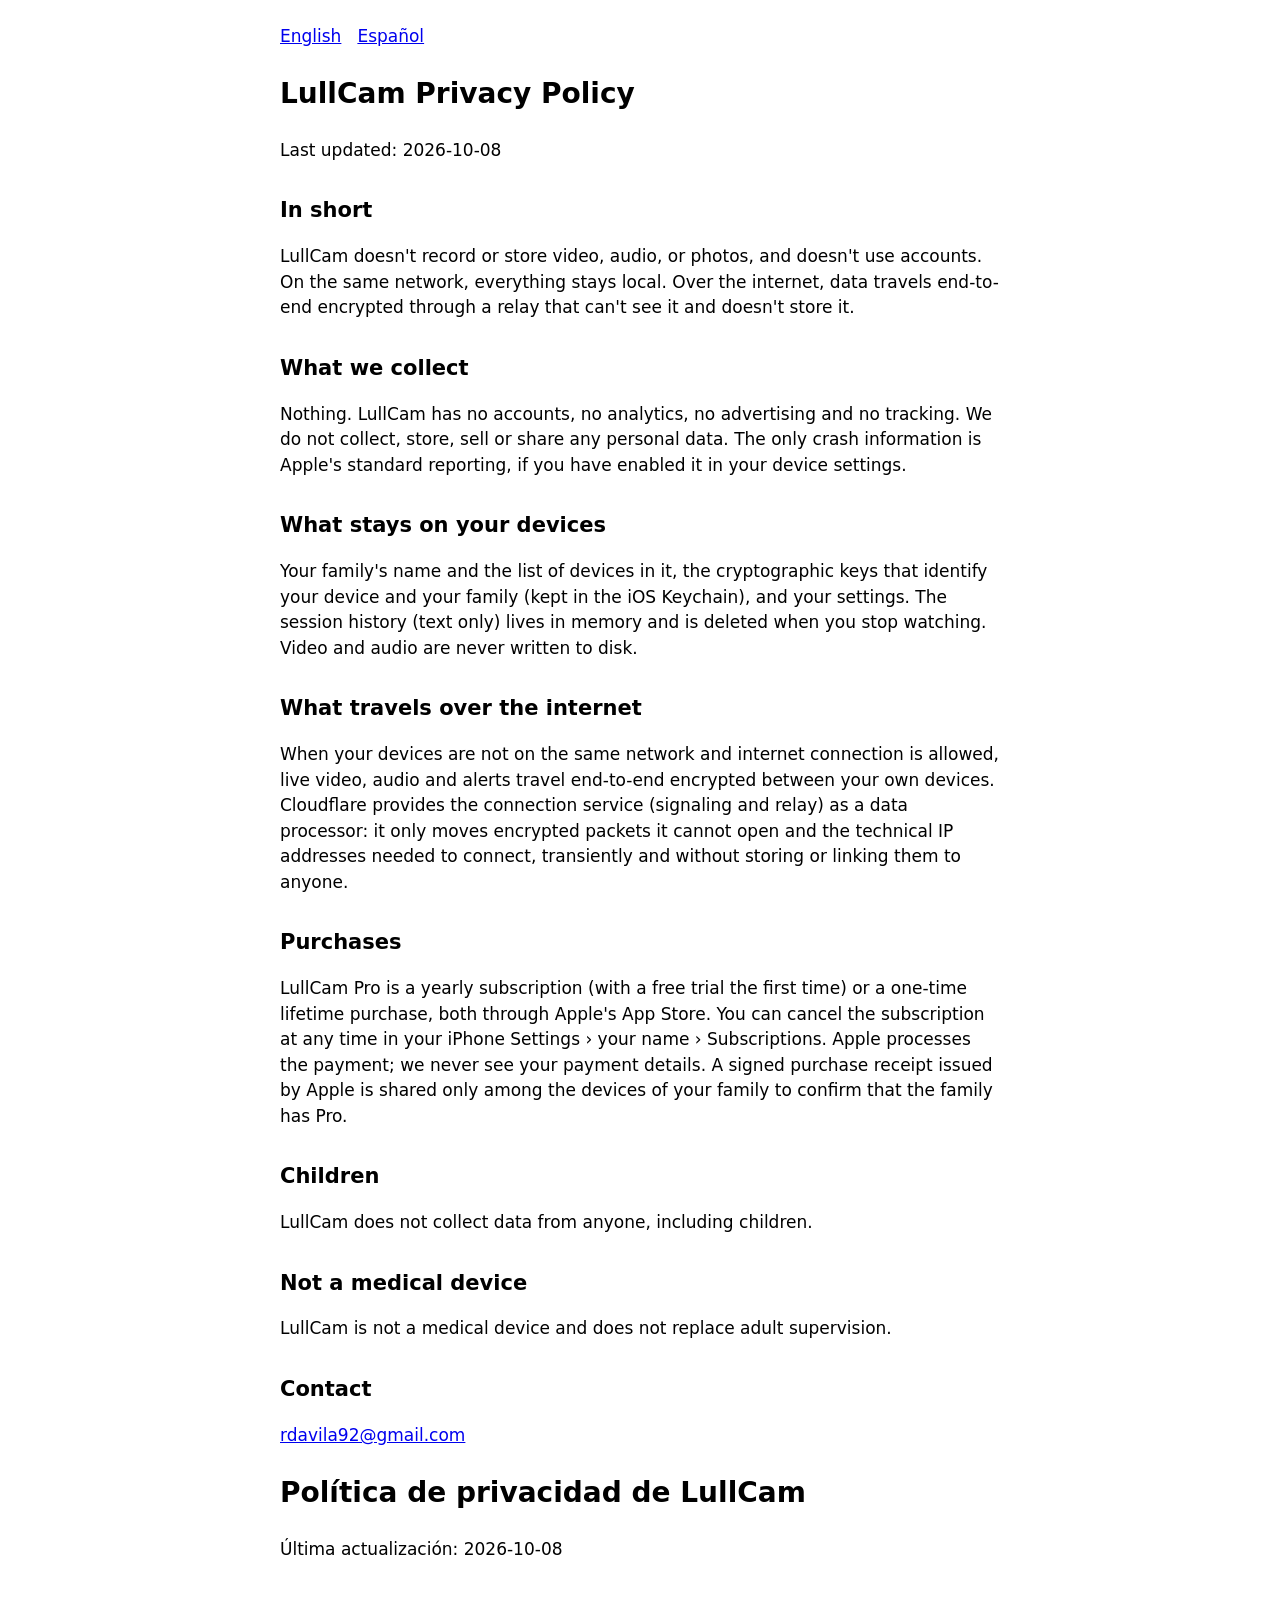
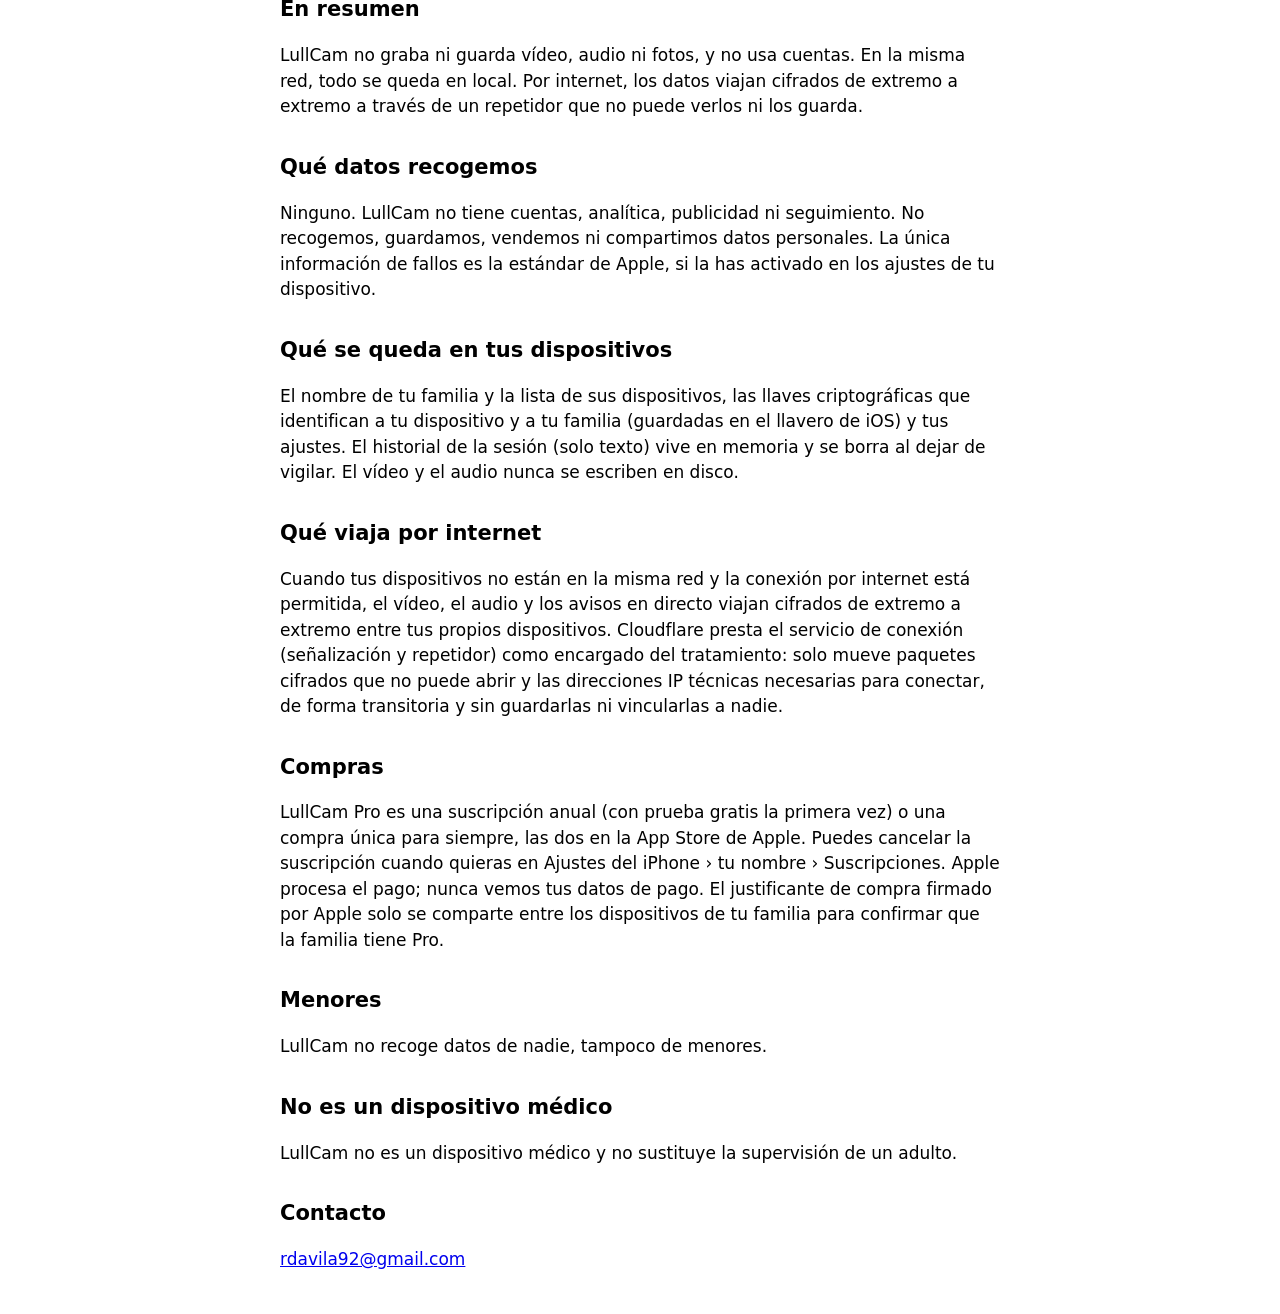
<file: privacy/index.html>
<!doctype html>
<html lang="en">
<head>
<meta charset="utf-8">
<meta name="viewport" content="width=device-width, initial-scale=1">
<link rel="canonical" href="https://lullcam.com/privacy/">
<meta name="description" content="LullCam privacy policy: no accounts, no data collection, no recordings. End-to-end encrypted. / Política de privacidad de LullCam.">
<link rel="icon" type="image/png" sizes="32x32" href="/favicon-32.png">
<link rel="apple-touch-icon" href="/apple-touch-icon.png">
<title>LullCam — Privacy Policy / Política de privacidad</title>
<style>
  :root { color-scheme: light dark; }
  body { font: 17px/1.5 -apple-system, BlinkMacSystemFont, system-ui, sans-serif; max-width: 720px; margin: 0 auto; padding: 24px 16px; }
  h1 { font-size: 28px; } h2 { font-size: 21px; margin-top: 32px; }
  nav a { margin-right: 16px; }
</style>
</head>
<body>
<nav><a href="#en">English</a><a href="#es">Español</a></nav>

<section id="en" lang="en">
<h1>LullCam Privacy Policy</h1>
<p>Last updated: 2026-10-08</p>
<h2>In short</h2>
<p>LullCam doesn't record or store video, audio, or photos, and doesn't use accounts. On the same network, everything stays local. Over the internet, data travels end-to-end encrypted through a relay that can't see it and doesn't store it.</p>
<h2>What we collect</h2>
<p>Nothing. LullCam has no accounts, no analytics, no advertising and no tracking. We do not collect, store, sell or share any personal data. The only crash information is Apple's standard reporting, if you have enabled it in your device settings.</p>
<h2>What stays on your devices</h2>
<p>Your family's name and the list of devices in it, the cryptographic keys that identify your device and your family (kept in the iOS Keychain), and your settings. The session history (text only) lives in memory and is deleted when you stop watching. Video and audio are never written to disk.</p>
<h2>What travels over the internet</h2>
<p>When your devices are not on the same network and internet connection is allowed, live video, audio and alerts travel end-to-end encrypted between your own devices. Cloudflare provides the connection service (signaling and relay) as a data processor: it only moves encrypted packets it cannot open and the technical IP addresses needed to connect, transiently and without storing or linking them to anyone.</p>
<h2>Purchases</h2>
<p>LullCam Pro is a yearly subscription (with a free trial the first time) or a one-time lifetime purchase, both through Apple's App Store. You can cancel the subscription at any time in your iPhone Settings › your name › Subscriptions. Apple processes the payment; we never see your payment details. A signed purchase receipt issued by Apple is shared only among the devices of your family to confirm that the family has Pro.</p>
<h2>Children</h2>
<p>LullCam does not collect data from anyone, including children.</p>
<h2>Not a medical device</h2>
<p>LullCam is not a medical device and does not replace adult supervision.</p>
<h2>Contact</h2>
<p><a href="mailto:rdavila92@gmail.com">rdavila92@gmail.com</a></p>
</section>

<section id="es" lang="es">
<h1>Política de privacidad de LullCam</h1>
<p>Última actualización: 2026-10-08</p>
<h2>En resumen</h2>
<p>LullCam no graba ni guarda vídeo, audio ni fotos, y no usa cuentas. En la misma red, todo se queda en local. Por internet, los datos viajan cifrados de extremo a extremo a través de un repetidor que no puede verlos ni los guarda.</p>
<h2>Qué datos recogemos</h2>
<p>Ninguno. LullCam no tiene cuentas, analítica, publicidad ni seguimiento. No recogemos, guardamos, vendemos ni compartimos datos personales. La única información de fallos es la estándar de Apple, si la has activado en los ajustes de tu dispositivo.</p>
<h2>Qué se queda en tus dispositivos</h2>
<p>El nombre de tu familia y la lista de sus dispositivos, las llaves criptográficas que identifican a tu dispositivo y a tu familia (guardadas en el llavero de iOS) y tus ajustes. El historial de la sesión (solo texto) vive en memoria y se borra al dejar de vigilar. El vídeo y el audio nunca se escriben en disco.</p>
<h2>Qué viaja por internet</h2>
<p>Cuando tus dispositivos no están en la misma red y la conexión por internet está permitida, el vídeo, el audio y los avisos en directo viajan cifrados de extremo a extremo entre tus propios dispositivos. Cloudflare presta el servicio de conexión (señalización y repetidor) como encargado del tratamiento: solo mueve paquetes cifrados que no puede abrir y las direcciones IP técnicas necesarias para conectar, de forma transitoria y sin guardarlas ni vincularlas a nadie.</p>
<h2>Compras</h2>
<p>LullCam Pro es una suscripción anual (con prueba gratis la primera vez) o una compra única para siempre, las dos en la App Store de Apple. Puedes cancelar la suscripción cuando quieras en Ajustes del iPhone › tu nombre › Suscripciones. Apple procesa el pago; nunca vemos tus datos de pago. El justificante de compra firmado por Apple solo se comparte entre los dispositivos de tu familia para confirmar que la familia tiene Pro.</p>
<h2>Menores</h2>
<p>LullCam no recoge datos de nadie, tampoco de menores.</p>
<h2>No es un dispositivo médico</h2>
<p>LullCam no es un dispositivo médico y no sustituye la supervisión de un adulto.</p>
<h2>Contacto</h2>
<p><a href="mailto:rdavila92@gmail.com">rdavila92@gmail.com</a></p>
</section>
</body>
</html>
</file>
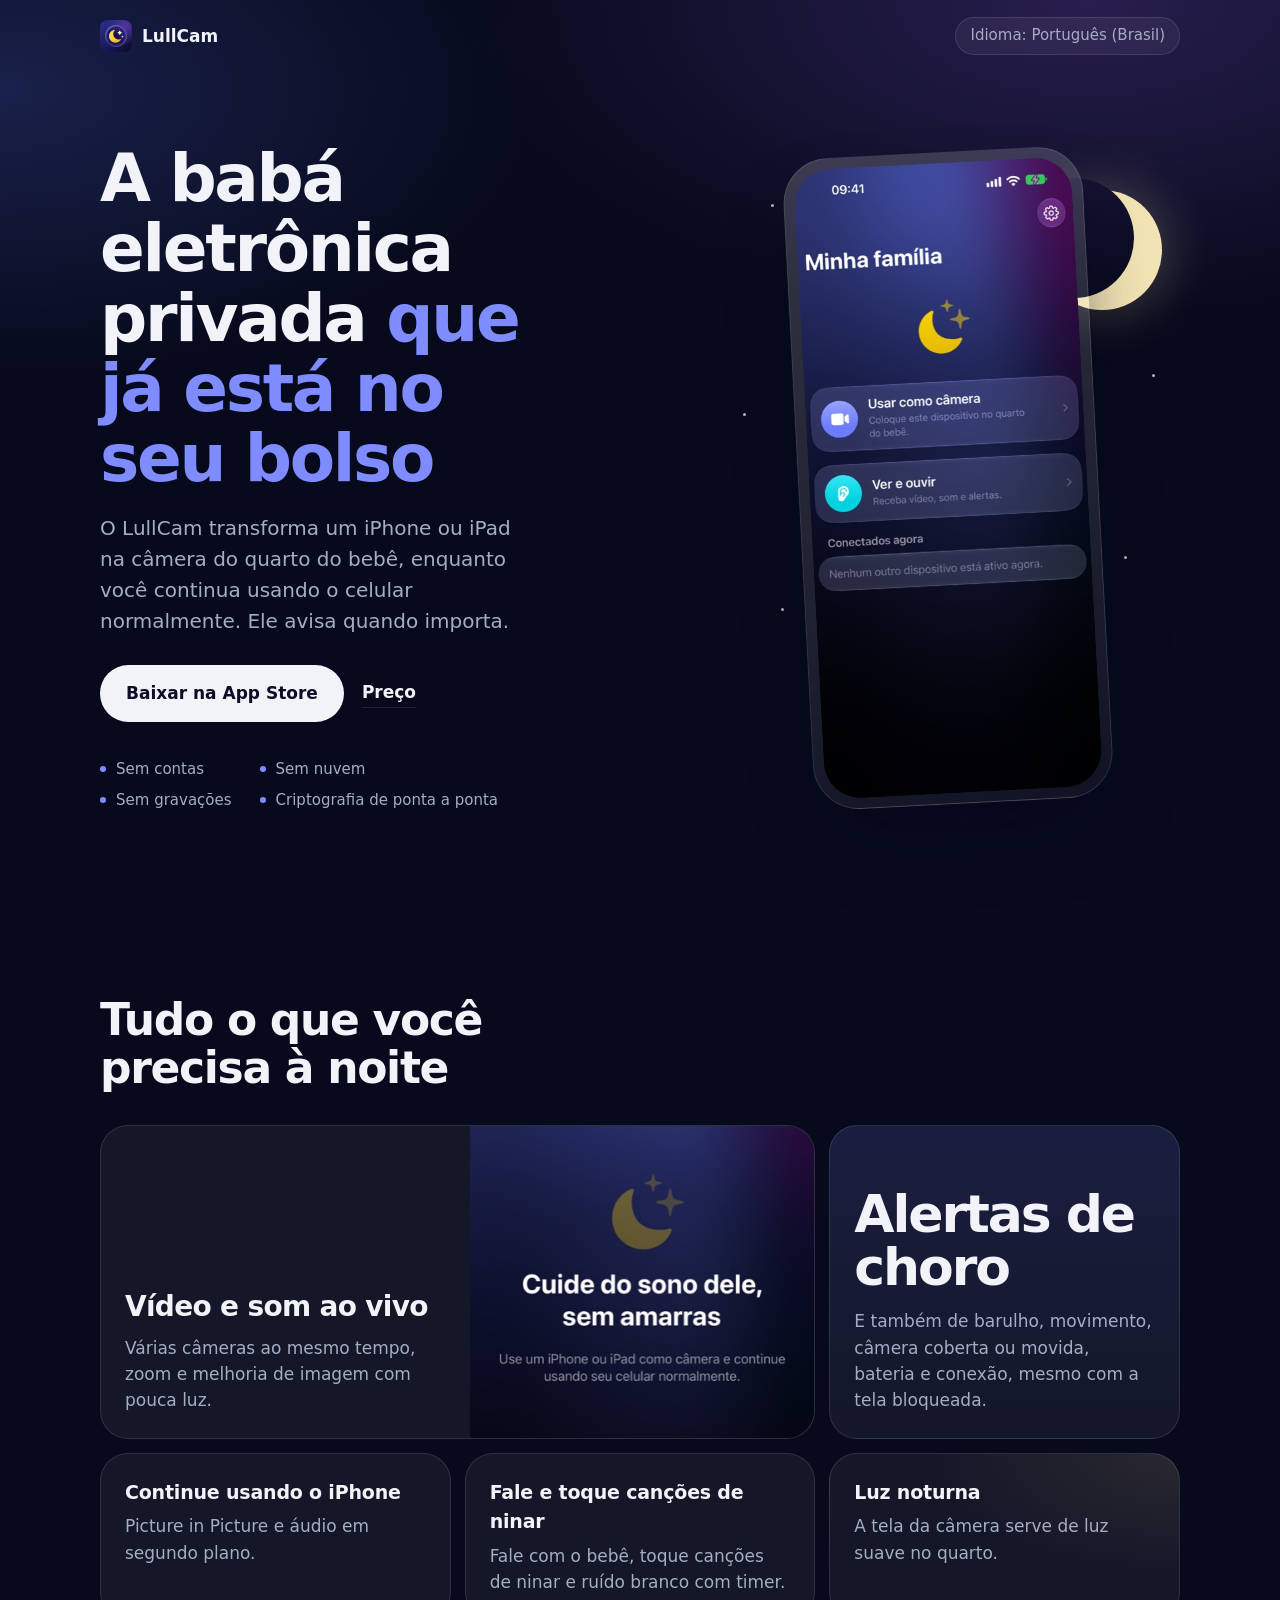
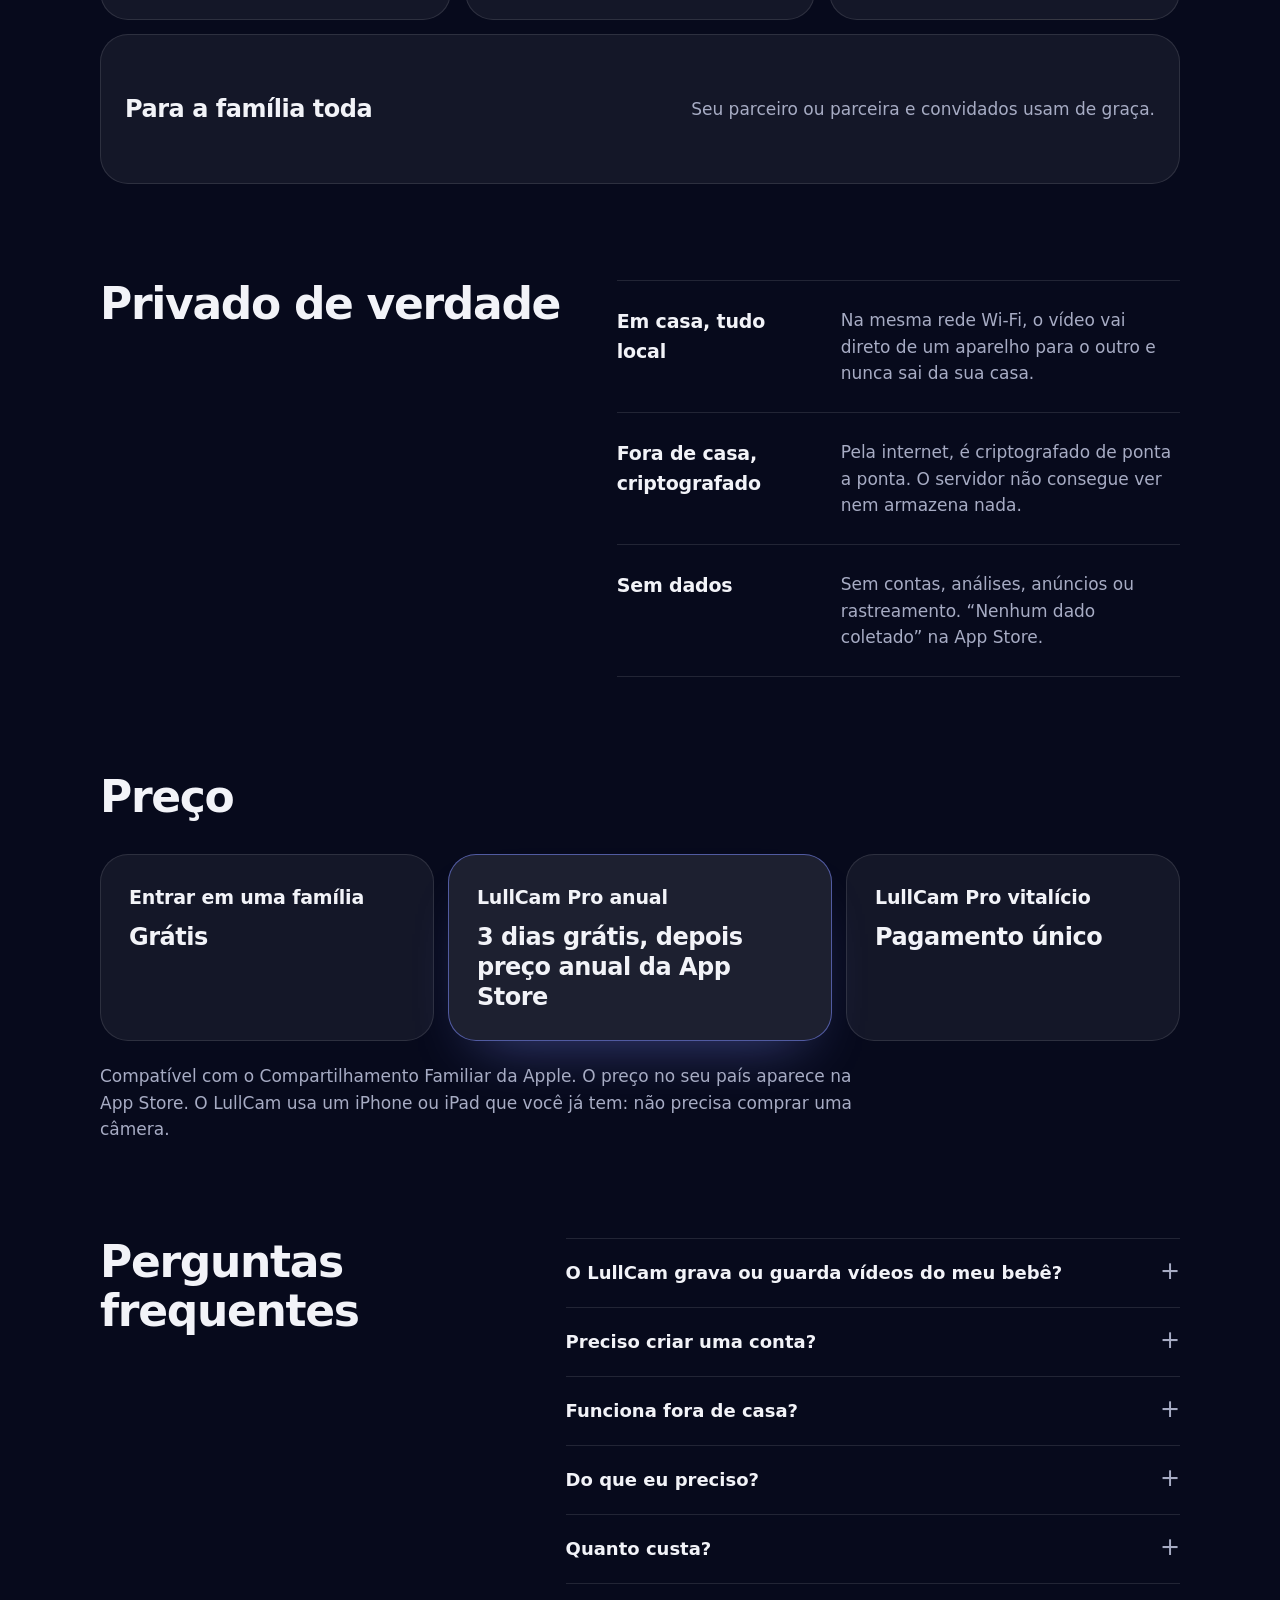
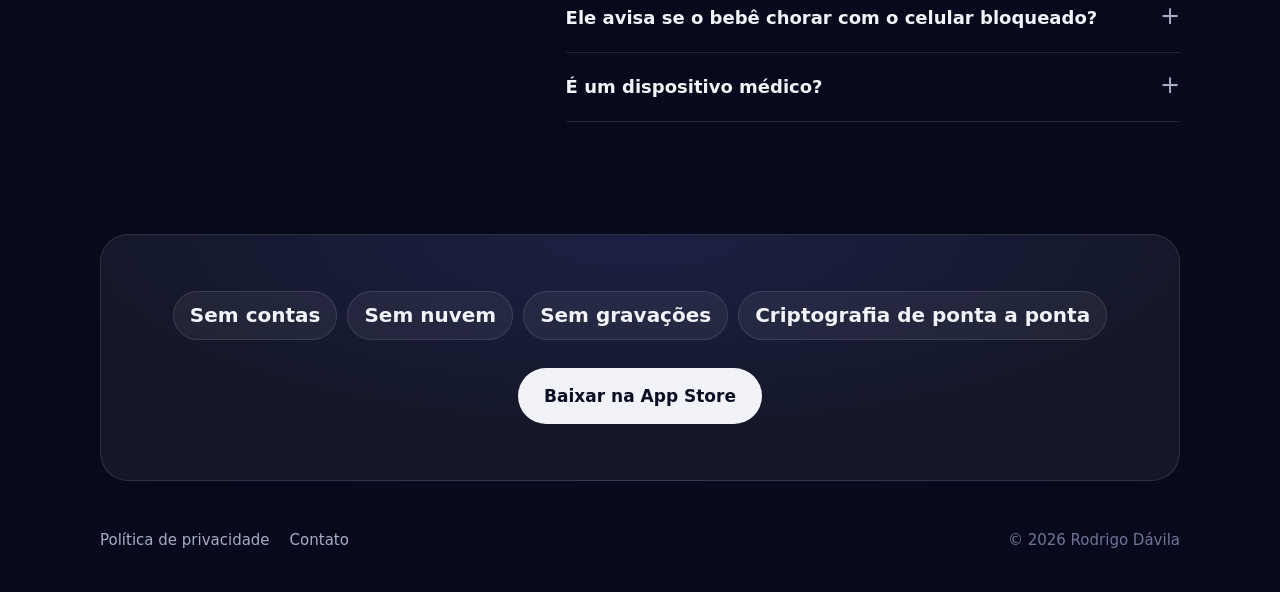
<file: pt-br/index.html>
<!doctype html>
<html lang="pt-BR">
<head>
<meta charset="utf-8">
<meta name="viewport" content="width=device-width, initial-scale=1">
<title>LullCam — Babá eletrônica privada para iPhone, sem nuvem e sem contas</title>
<meta name="description" content="O LullCam transforma um iPhone ou iPad em uma babá eletrônica privada: vídeo e som ao vivo, alertas de choro, sem contas, nuvem ou gravações.">
<link rel="canonical" href="https://lullcam.com/pt-br/">
<link rel="alternate" hreflang="en" href="https://lullcam.com/">
<link rel="alternate" hreflang="es" href="https://lullcam.com/es/">
<link rel="alternate" hreflang="de" href="https://lullcam.com/de/">
<link rel="alternate" hreflang="fr" href="https://lullcam.com/fr/">
<link rel="alternate" hreflang="it" href="https://lullcam.com/it/">
<link rel="alternate" hreflang="pt-PT" href="https://lullcam.com/pt-pt/">
<link rel="alternate" hreflang="pt-BR" href="https://lullcam.com/pt-br/">
<link rel="alternate" hreflang="ja" href="https://lullcam.com/ja/">
<link rel="alternate" hreflang="ko" href="https://lullcam.com/ko/">
<link rel="alternate" hreflang="zh-Hans" href="https://lullcam.com/zh-hans/">
<link rel="alternate" hreflang="x-default" href="https://lullcam.com/">
<link rel="icon" type="image/png" sizes="32x32" href="/favicon-32.png">
<link rel="icon" type="image/png" sizes="256x256" href="/icon.png">
<link rel="apple-touch-icon" href="/apple-touch-icon.png">
<link rel="stylesheet" href="/style.css">
<meta property="og:type" content="website">
<meta property="og:url" content="https://lullcam.com/pt-br/">
<meta property="og:title" content="LullCam — Babá eletrônica privada para iPhone, sem nuvem e sem contas">
<meta property="og:description" content="O LullCam transforma um iPhone ou iPad em uma babá eletrônica privada: vídeo e som ao vivo, alertas de choro, sem contas, nuvem ou gravações.">
<meta property="og:image" content="https://lullcam.com/pt-br/og.jpg">
<meta property="og:image:width" content="1200">
<meta property="og:image:height" content="630">
<meta property="og:site_name" content="LullCam">
<meta name="twitter:card" content="summary_large_image">
<meta property="og:locale" content="pt_BR">
<meta name="apple-itunes-app" content="app-id=6820272090">
<script type="application/ld+json">
{
 "@context": "https://schema.org",
 "@graph": [
  {
   "@type": "MobileApplication",
   "name": "LullCam",
   "description": "O LullCam transforma um iPhone ou iPad em uma babá eletrônica privada: vídeo e som ao vivo, alertas de choro, sem contas, nuvem ou gravações.",
   "operatingSystem": "iOS, iPadOS",
   "applicationCategory": "LifestyleApplication",
   "inLanguage": [
    "en",
    "es",
    "de",
    "fr",
    "it",
    "pt-PT",
    "pt-BR",
    "ja",
    "ko",
    "zh-Hans"
   ],
   "url": "https://lullcam.com/pt-br/",
   "installUrl": "https://apps.apple.com/app/id6820272090",
   "image": "https://lullcam.com/icon.png",
   "screenshot": "https://lullcam.com/pt-br/04-inicio.jpg",
   "author": {
    "@type": "Person",
    "name": "Rodrigo Dávila"
   }
  },
  {
   "@type": "FAQPage",
   "mainEntity": [
    {
     "@type": "Question",
     "name": "O LullCam grava ou guarda vídeos do meu bebê?",
     "acceptedAnswer": {
      "@type": "Answer",
      "text": "Não. O LullCam não grava nem guarda vídeo, áudio ou fotos. Tudo é ao vivo e nada é gravado no aparelho."
     }
    },
    {
     "@type": "Question",
     "name": "Preciso criar uma conta?",
     "acceptedAnswer": {
      "@type": "Answer",
      "text": "Não. O LullCam não tem contas. Os aparelhos da família são pareados lendo um código QR pessoalmente."
     }
    },
    {
     "@type": "Question",
     "name": "Funciona fora de casa?",
     "acceptedAnswer": {
      "@type": "Answer",
      "text": "Sim, se você permitir. Pela internet, o vídeo e o áudio são criptografados de ponta a ponta; o servidor de conexão não consegue vê-los nem os armazena. Na mesma rede Wi‑Fi, tudo fica local."
     }
    },
    {
     "@type": "Question",
     "name": "Do que eu preciso?",
     "acceptedAnswer": {
      "@type": "Answer",
      "text": "De dois aparelhos Apple: um iPhone ou iPad antigo vira a câmera do quarto e o seu iPhone é a tela dos pais. Não precisa comprar câmera."
     }
    },
    {
     "@type": "Question",
     "name": "Quanto custa?",
     "acceptedAnswer": {
      "@type": "Answer",
      "text": "Baixar para entrar em uma família é grátis. Para criar a sua família você precisa do LullCam Pro: anual com 3 dias grátis, ou vitalício com pagamento único. Seu parceiro ou parceira e convidados usam de graça."
     }
    },
    {
     "@type": "Question",
     "name": "Ele avisa se o bebê chorar com o celular bloqueado?",
     "acceptedAnswer": {
      "@type": "Answer",
      "text": "Sim. O LullCam avisa de choro, barulho, movimento, câmera coberta ou movida, bateria e perda de conexão, mesmo com a tela bloqueada."
     }
    },
    {
     "@type": "Question",
     "name": "É um dispositivo médico?",
     "acceptedAnswer": {
      "@type": "Answer",
      "text": "Não. O LullCam não é um dispositivo médico e não substitui a supervisão de um adulto."
     }
    }
   ]
  }
 ]
}
</script>
</head>
<body>
<div class="wrap">
  <header class="top">
    <a class="brand" href="/pt-br/"><img src="/icon.png" alt="">LullCam</a>
    <details class="langs"><summary>Idioma: Português (Brasil)</summary>
      <nav>
      <a href="/" hreflang="en" lang="en">English</a>
      <a href="/es/" hreflang="es" lang="es">Español</a>
      <a href="/de/" hreflang="de" lang="de">Deutsch</a>
      <a href="/fr/" hreflang="fr" lang="fr">Français</a>
      <a href="/it/" hreflang="it" lang="it">Italiano</a>
      <a href="/pt-pt/" hreflang="pt-PT" lang="pt-PT">Português (Portugal)</a>
      <a href="/pt-br/" hreflang="pt-BR" lang="pt-BR" aria-current="page">Português (Brasil)</a>
      <a href="/ja/" hreflang="ja" lang="ja">日本語</a>
      <a href="/ko/" hreflang="ko" lang="ko">한국어</a>
      <a href="/zh-hans/" hreflang="zh-Hans" lang="zh-Hans">简体中文</a>
      </nav>
    </details>
  </header>
  <main>
    <section class="hero">
      <div>
        <h1>A babá eletrônica privada <em>que já está no seu bolso</em></h1>
        <p class="lead">O LullCam transforma um iPhone ou iPad na câmera do quarto do bebê, enquanto você continua usando o celular normalmente. Ele avisa quando importa.</p>
        <div class="ctas">
          <a class="button" href="https://apps.apple.com/app/id6820272090">Baixar na App Store</a>
          <a class="link" href="#price">Preço</a>
        </div>
        <ul class="promises"><li>Sem contas</li><li>Sem nuvem</li><li>Sem gravações</li><li>Criptografia de ponta a ponta</li></ul>
      </div>
      <div class="scene" aria-hidden="true">
        <div class="stars"><i style="top:8%;left:12%;animation-delay:0s"></i><i style="top:22%;left:30%;animation-delay:1.2s"></i><i style="top:12%;left:58%;animation-delay:2.1s"></i><i style="top:40%;left:6%;animation-delay:0.6s"></i><i style="top:70%;left:14%;animation-delay:3s"></i><i style="top:62%;left:88%;animation-delay:1.8s"></i><i style="top:86%;left:70%;animation-delay:2.6s"></i><i style="top:34%;left:94%;animation-delay:0.3s"></i></div>
        <div class="moon"></div>
        <div class="phone"><img src="/pt-br/04-inicio.jpg" alt="" width="414" height="900"></div>
      </div>
    </section>

    <section class="block">
      <h2>Tudo o que você precisa à noite</h2>
      <div class="bento">
      <div class="tile t-video"><div><h3>Vídeo e som ao vivo</h3><p>Várias câmeras ao mesmo tempo, zoom e melhoria de imagem com pouca luz.</p></div><div class="shot"><img src="/pt-br/01-onboarding.jpg" alt="Vídeo e som ao vivo" width="414" height="900" loading="lazy"></div></div>
      <div class="tile t-alert"><div><h3>Alertas de choro</h3><p>E também de barulho, movimento, câmera coberta ou movida, bateria e conexão, mesmo com a tela bloqueada.</p></div></div>
      <div class="tile t-pip"><div><h3>Continue usando o iPhone</h3><p>Picture in Picture e áudio em segundo plano.</p></div></div>
      <div class="tile t-talk"><div><h3>Fale e toque canções de ninar</h3><p>Fale com o bebê, toque canções de ninar e ruído branco com timer.</p></div></div>
      <div class="tile t-light"><div><h3>Luz noturna</h3><p>A tela da câmera serve de luz suave no quarto.</p></div></div>
      <div class="tile t-family"><div><h3>Para a família toda</h3><p>Seu parceiro ou parceira e convidados usam de graça.</p></div></div>
      </div>
    </section>

    <section class="block privacy">
      <h2>Privado de verdade</h2>
      <div class="rows">
        <div class="row"><h3>Em casa, tudo local</h3><p>Na mesma rede Wi‑Fi, o vídeo vai direto de um aparelho para o outro e nunca sai da sua casa.</p></div>
        <div class="row"><h3>Fora de casa, criptografado</h3><p>Pela internet, é criptografado de ponta a ponta. O servidor não consegue ver nem armazena nada.</p></div>
        <div class="row"><h3>Sem dados</h3><p>Sem contas, análises, anúncios ou rastreamento. “Nenhum dado coletado” na App Store.</p></div>
      </div>
    </section>

    <section class="block" id="price">
      <h2>Preço</h2>
      <div class="plans">
      <div class="plan"><h3>Entrar em uma família</h3><p class="value">Grátis</p></div>
      <div class="plan featured"><h3>LullCam Pro anual</h3><p class="value">3 dias grátis, depois preço anual da App Store</p></div>
      <div class="plan"><h3>LullCam Pro vitalício</h3><p class="value">Pagamento único</p></div>
      </div>
      <p class="note">Compatível com o Compartilhamento Familiar da Apple. O preço no seu país aparece na App Store. O LullCam usa um iPhone ou iPad que você já tem: não precisa comprar uma câmera.</p>
    </section>

    <section class="block faq">
      <h2>Perguntas frequentes</h2>
      <div>
        <details><summary>O LullCam grava ou guarda vídeos do meu bebê?</summary><p>Não. O LullCam não grava nem guarda vídeo, áudio ou fotos. Tudo é ao vivo e nada é gravado no aparelho.</p></details>
        <details><summary>Preciso criar uma conta?</summary><p>Não. O LullCam não tem contas. Os aparelhos da família são pareados lendo um código QR pessoalmente.</p></details>
        <details><summary>Funciona fora de casa?</summary><p>Sim, se você permitir. Pela internet, o vídeo e o áudio são criptografados de ponta a ponta; o servidor de conexão não consegue vê-los nem os armazena. Na mesma rede Wi‑Fi, tudo fica local.</p></details>
        <details><summary>Do que eu preciso?</summary><p>De dois aparelhos Apple: um iPhone ou iPad antigo vira a câmera do quarto e o seu iPhone é a tela dos pais. Não precisa comprar câmera.</p></details>
        <details><summary>Quanto custa?</summary><p>Baixar para entrar em uma família é grátis. Para criar a sua família você precisa do LullCam Pro: anual com 3 dias grátis, ou vitalício com pagamento único. Seu parceiro ou parceira e convidados usam de graça.</p></details>
        <details><summary>Ele avisa se o bebê chorar com o celular bloqueado?</summary><p>Sim. O LullCam avisa de choro, barulho, movimento, câmera coberta ou movida, bateria e perda de conexão, mesmo com a tela bloqueada.</p></details>
        <details><summary>É um dispositivo médico?</summary><p>Não. O LullCam não é um dispositivo médico e não substitui a supervisão de um adulto.</p></details>
      </div>
    </section>

    <section class="closing">
      <ul class="pills"><li>Sem contas</li><li>Sem nuvem</li><li>Sem gravações</li><li>Criptografia de ponta a ponta</li></ul>
      <a class="button" href="https://apps.apple.com/app/id6820272090">Baixar na App Store</a>
    </section>
  </main>
  <footer>
    <div><a href="/privacy/">Política de privacidade</a><a href="mailto:rdavila92@gmail.com">Contato</a></div>
    <p>© 2026 Rodrigo Dávila</p>
  </footer>
</div>
</body>
</html>
</file>
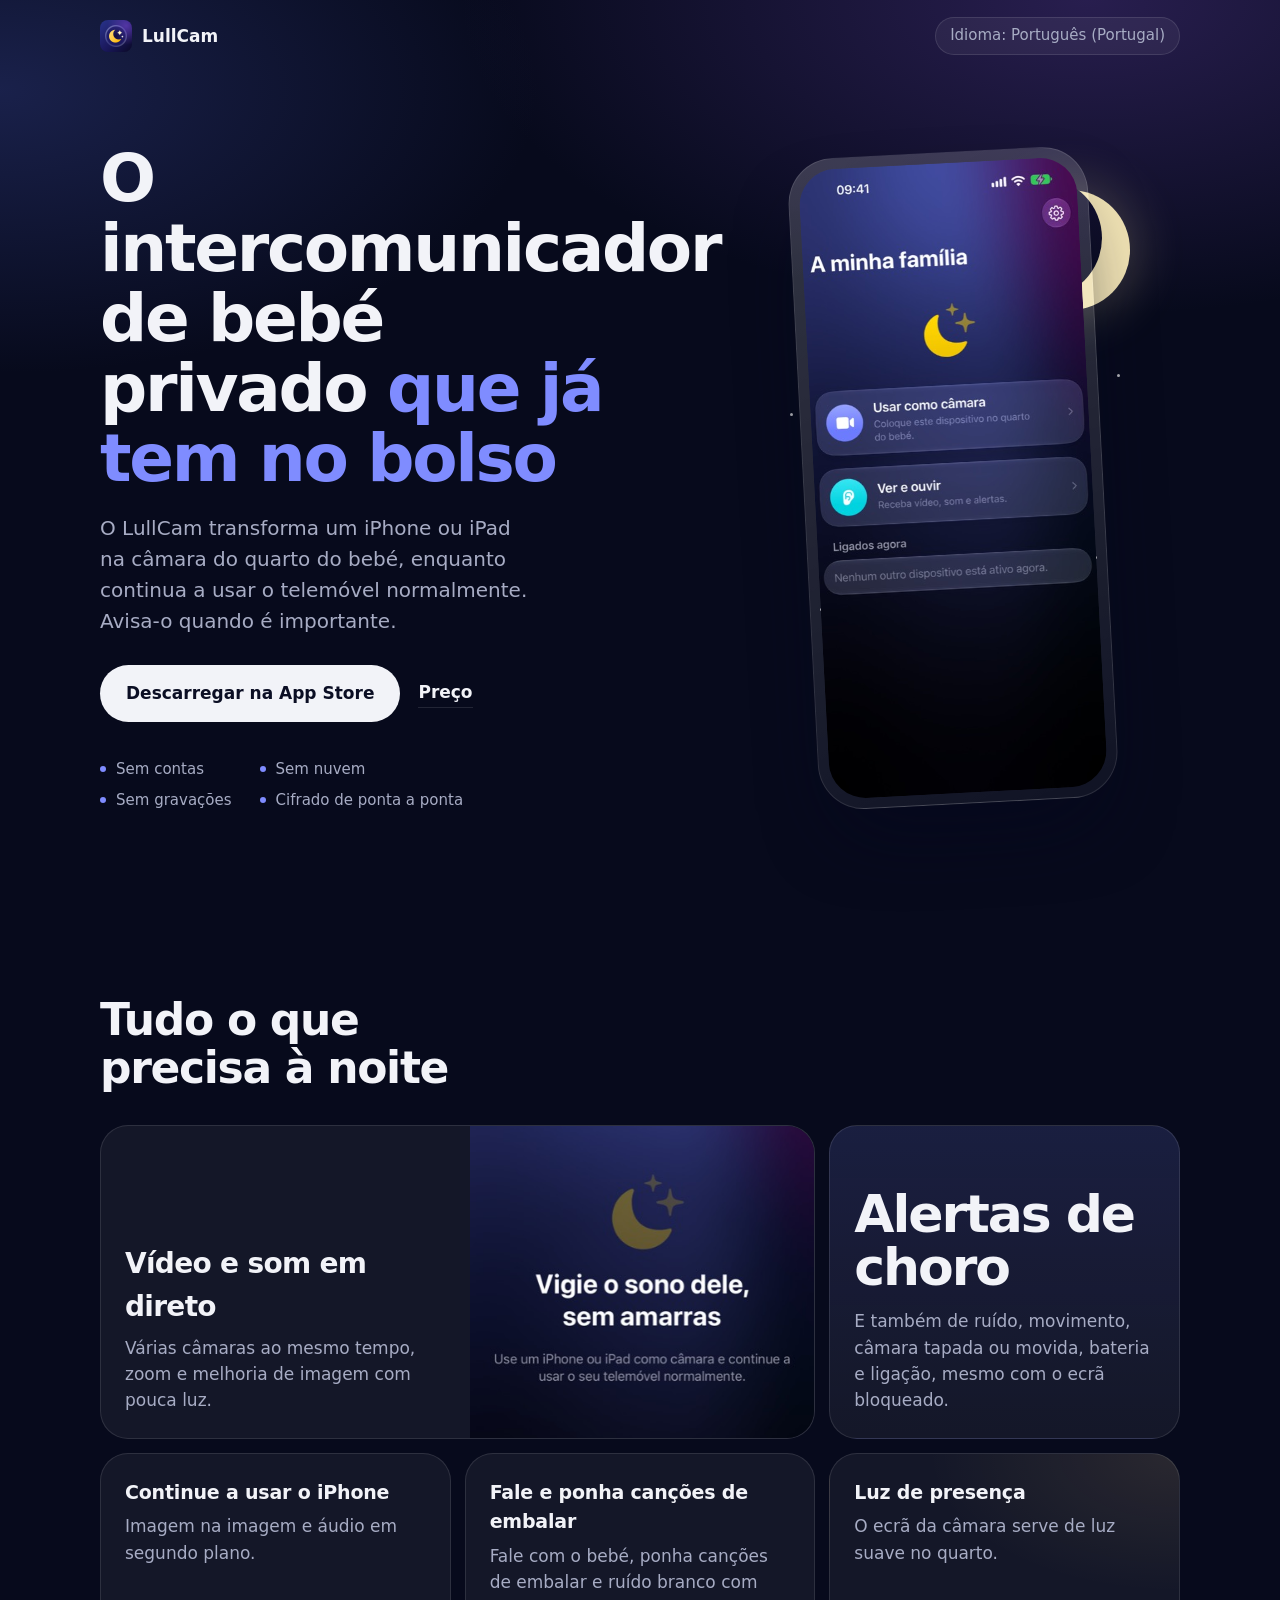
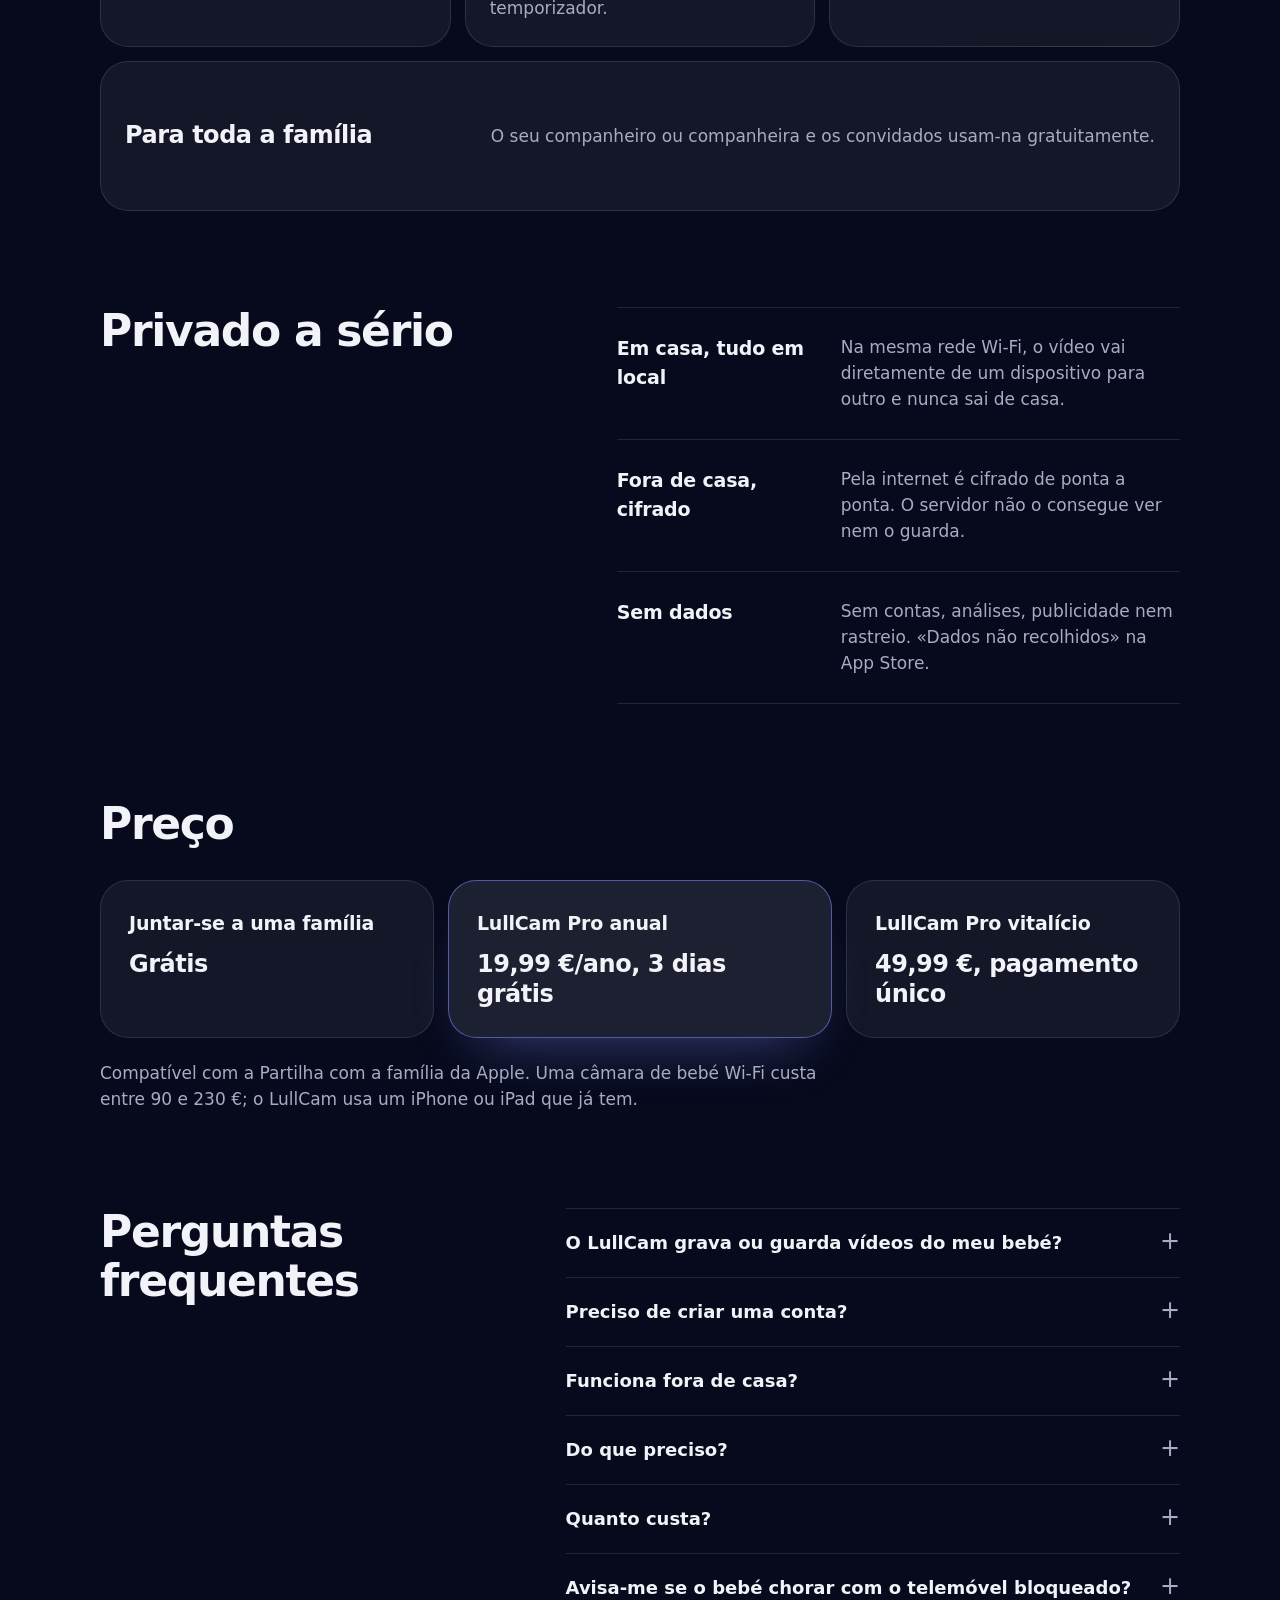
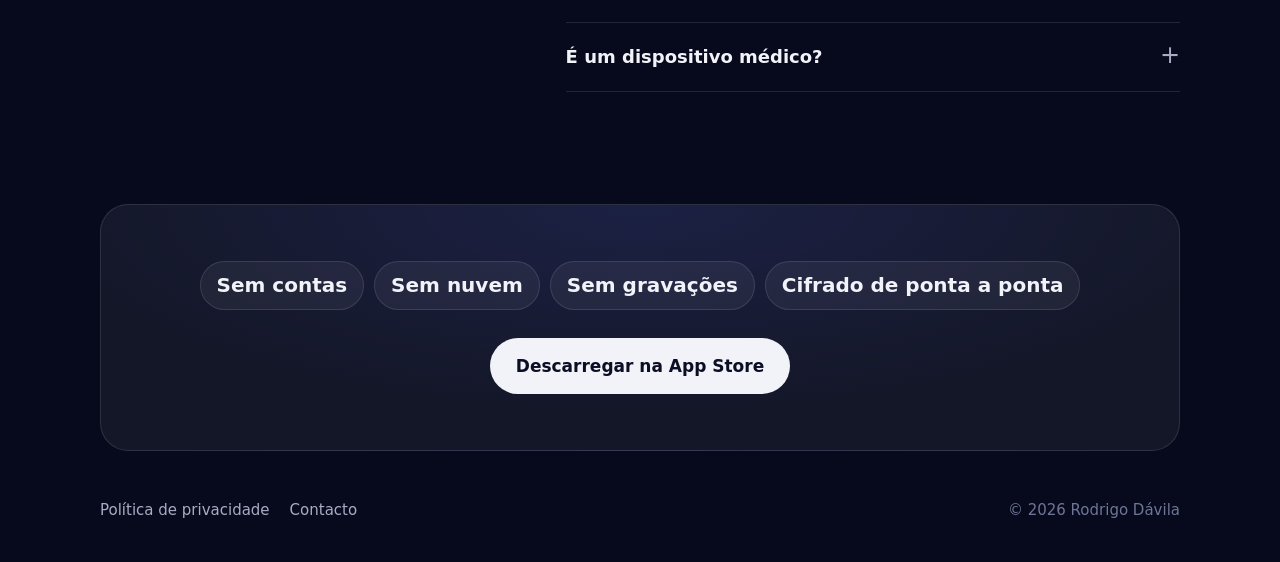
<file: pt-pt/index.html>
<!doctype html>
<html lang="pt-PT">
<head>
<meta charset="utf-8">
<meta name="viewport" content="width=device-width, initial-scale=1">
<title>LullCam — Intercomunicador de bebé privado para iPhone, sem nuvem nem contas</title>
<meta name="description" content="O LullCam transforma um iPhone ou iPad num monitor de bebé privado: vídeo e som em direto, alertas de choro, sem contas, sem nuvem, sem gravações.">
<link rel="canonical" href="https://lullcam.com/pt-pt/">
<link rel="alternate" hreflang="en" href="https://lullcam.com/">
<link rel="alternate" hreflang="es" href="https://lullcam.com/es/">
<link rel="alternate" hreflang="de" href="https://lullcam.com/de/">
<link rel="alternate" hreflang="fr" href="https://lullcam.com/fr/">
<link rel="alternate" hreflang="it" href="https://lullcam.com/it/">
<link rel="alternate" hreflang="pt-PT" href="https://lullcam.com/pt-pt/">
<link rel="alternate" hreflang="pt-BR" href="https://lullcam.com/pt-br/">
<link rel="alternate" hreflang="ja" href="https://lullcam.com/ja/">
<link rel="alternate" hreflang="ko" href="https://lullcam.com/ko/">
<link rel="alternate" hreflang="zh-Hans" href="https://lullcam.com/zh-hans/">
<link rel="alternate" hreflang="x-default" href="https://lullcam.com/">
<link rel="icon" type="image/png" sizes="32x32" href="/favicon-32.png">
<link rel="icon" type="image/png" sizes="256x256" href="/icon.png">
<link rel="apple-touch-icon" href="/apple-touch-icon.png">
<link rel="stylesheet" href="/style.css">
<meta property="og:type" content="website">
<meta property="og:url" content="https://lullcam.com/pt-pt/">
<meta property="og:title" content="LullCam — Intercomunicador de bebé privado para iPhone, sem nuvem nem contas">
<meta property="og:description" content="O LullCam transforma um iPhone ou iPad num monitor de bebé privado: vídeo e som em direto, alertas de choro, sem contas, sem nuvem, sem gravações.">
<meta property="og:image" content="https://lullcam.com/pt-pt/og.jpg">
<meta property="og:image:width" content="1200">
<meta property="og:image:height" content="630">
<meta property="og:site_name" content="LullCam">
<meta name="twitter:card" content="summary_large_image">
<meta property="og:locale" content="pt_PT">
<meta name="apple-itunes-app" content="app-id=6820272090">
<script type="application/ld+json">
{
 "@context": "https://schema.org",
 "@graph": [
  {
   "@type": "MobileApplication",
   "name": "LullCam",
   "description": "O LullCam transforma um iPhone ou iPad num monitor de bebé privado: vídeo e som em direto, alertas de choro, sem contas, sem nuvem, sem gravações.",
   "operatingSystem": "iOS, iPadOS",
   "applicationCategory": "LifestyleApplication",
   "inLanguage": [
    "en",
    "es",
    "de",
    "fr",
    "it",
    "pt-PT",
    "pt-BR",
    "ja",
    "ko",
    "zh-Hans"
   ],
   "url": "https://lullcam.com/pt-pt/",
   "installUrl": "https://apps.apple.com/app/id6820272090",
   "image": "https://lullcam.com/icon.png",
   "screenshot": "https://lullcam.com/pt-pt/04-inicio.jpg",
   "author": {
    "@type": "Person",
    "name": "Rodrigo Dávila"
   },
   "offers": [
    {
     "@type": "Offer",
     "name": "Download (juntar-se a uma família)",
     "price": "0",
     "priceCurrency": "EUR"
    },
    {
     "@type": "Offer",
     "name": "LullCam Pro anual (3 dias grátis)",
     "price": "19.99",
     "priceCurrency": "EUR"
    },
    {
     "@type": "Offer",
     "name": "LullCam Pro vitalício",
     "price": "49.99",
     "priceCurrency": "EUR"
    }
   ]
  },
  {
   "@type": "FAQPage",
   "mainEntity": [
    {
     "@type": "Question",
     "name": "O LullCam grava ou guarda vídeos do meu bebé?",
     "acceptedAnswer": {
      "@type": "Answer",
      "text": "Não. O LullCam não grava nem guarda vídeo, áudio ou fotografias. Tudo é em direto e nada é escrito no dispositivo."
     }
    },
    {
     "@type": "Question",
     "name": "Preciso de criar uma conta?",
     "acceptedAnswer": {
      "@type": "Answer",
      "text": "Não. O LullCam não tem contas. Os dispositivos da família emparelham-se ao ler um código QR presencialmente."
     }
    },
    {
     "@type": "Question",
     "name": "Funciona fora de casa?",
     "acceptedAnswer": {
      "@type": "Answer",
      "text": "Sim, se o permitir. Pela internet, o vídeo e o áudio são cifrados de ponta a ponta; o servidor de ligação não os consegue ver nem os guarda. Na mesma rede Wi‑Fi, tudo fica em local."
     }
    },
    {
     "@type": "Question",
     "name": "Do que preciso?",
     "acceptedAnswer": {
      "@type": "Answer",
      "text": "De dois dispositivos Apple: um iPhone ou iPad antigo serve de câmara no quarto e o seu iPhone é o ecrã dos pais. Não precisa de comprar uma câmara."
     }
    },
    {
     "@type": "Question",
     "name": "Quanto custa?",
     "acceptedAnswer": {
      "@type": "Answer",
      "text": "Descarregar para se juntar a uma família é grátis. Para criar a sua família precisa do LullCam Pro: 19,99 € por ano com 3 dias grátis, ou 49,99 € vitalício. O seu companheiro ou companheira e os convidados usam-na gratuitamente."
     }
    },
    {
     "@type": "Question",
     "name": "Avisa-me se o bebé chorar com o telemóvel bloqueado?",
     "acceptedAnswer": {
      "@type": "Answer",
      "text": "Sim. O LullCam avisa de choro, ruído, movimento, câmara tapada ou movida, bateria e perda de ligação, mesmo com o ecrã bloqueado."
     }
    },
    {
     "@type": "Question",
     "name": "É um dispositivo médico?",
     "acceptedAnswer": {
      "@type": "Answer",
      "text": "Não. O LullCam não é um dispositivo médico e não substitui a supervisão de um adulto."
     }
    }
   ]
  }
 ]
}
</script>
</head>
<body>
<div class="wrap">
  <header class="top">
    <a class="brand" href="/pt-pt/"><img src="/icon.png" alt="">LullCam</a>
    <details class="langs"><summary>Idioma: Português (Portugal)</summary>
      <nav>
      <a href="/" hreflang="en" lang="en">English</a>
      <a href="/es/" hreflang="es" lang="es">Español</a>
      <a href="/de/" hreflang="de" lang="de">Deutsch</a>
      <a href="/fr/" hreflang="fr" lang="fr">Français</a>
      <a href="/it/" hreflang="it" lang="it">Italiano</a>
      <a href="/pt-pt/" hreflang="pt-PT" lang="pt-PT" aria-current="page">Português (Portugal)</a>
      <a href="/pt-br/" hreflang="pt-BR" lang="pt-BR">Português (Brasil)</a>
      <a href="/ja/" hreflang="ja" lang="ja">日本語</a>
      <a href="/ko/" hreflang="ko" lang="ko">한국어</a>
      <a href="/zh-hans/" hreflang="zh-Hans" lang="zh-Hans">简体中文</a>
      </nav>
    </details>
  </header>
  <main>
    <section class="hero">
      <div>
        <h1>O intercomunicador de bebé privado <em>que já tem no bolso</em></h1>
        <p class="lead">O LullCam transforma um iPhone ou iPad na câmara do quarto do bebé, enquanto continua a usar o telemóvel normalmente. Avisa-o quando é importante.</p>
        <div class="ctas">
          <a class="button" href="https://apps.apple.com/app/id6820272090">Descarregar na App Store</a>
          <a class="link" href="#price">Preço</a>
        </div>
        <ul class="promises"><li>Sem contas</li><li>Sem nuvem</li><li>Sem gravações</li><li>Cifrado de ponta a ponta</li></ul>
      </div>
      <div class="scene" aria-hidden="true">
        <div class="stars"><i style="top:8%;left:12%;animation-delay:0s"></i><i style="top:22%;left:30%;animation-delay:1.2s"></i><i style="top:12%;left:58%;animation-delay:2.1s"></i><i style="top:40%;left:6%;animation-delay:0.6s"></i><i style="top:70%;left:14%;animation-delay:3s"></i><i style="top:62%;left:88%;animation-delay:1.8s"></i><i style="top:86%;left:70%;animation-delay:2.6s"></i><i style="top:34%;left:94%;animation-delay:0.3s"></i></div>
        <div class="moon"></div>
        <div class="phone"><img src="/pt-pt/04-inicio.jpg" alt="" width="414" height="900"></div>
      </div>
    </section>

    <section class="block">
      <h2>Tudo o que precisa à noite</h2>
      <div class="bento">
      <div class="tile t-video"><div><h3>Vídeo e som em direto</h3><p>Várias câmaras ao mesmo tempo, zoom e melhoria de imagem com pouca luz.</p></div><div class="shot"><img src="/pt-pt/01-onboarding.jpg" alt="Vídeo e som em direto" width="414" height="900" loading="lazy"></div></div>
      <div class="tile t-alert"><div><h3>Alertas de choro</h3><p>E também de ruído, movimento, câmara tapada ou movida, bateria e ligação, mesmo com o ecrã bloqueado.</p></div></div>
      <div class="tile t-pip"><div><h3>Continue a usar o iPhone</h3><p>Imagem na imagem e áudio em segundo plano.</p></div></div>
      <div class="tile t-talk"><div><h3>Fale e ponha canções de embalar</h3><p>Fale com o bebé, ponha canções de embalar e ruído branco com temporizador.</p></div></div>
      <div class="tile t-light"><div><h3>Luz de presença</h3><p>O ecrã da câmara serve de luz suave no quarto.</p></div></div>
      <div class="tile t-family"><div><h3>Para toda a família</h3><p>O seu companheiro ou companheira e os convidados usam-na gratuitamente.</p></div></div>
      </div>
    </section>

    <section class="block privacy">
      <h2>Privado a sério</h2>
      <div class="rows">
        <div class="row"><h3>Em casa, tudo em local</h3><p>Na mesma rede Wi‑Fi, o vídeo vai diretamente de um dispositivo para outro e nunca sai de casa.</p></div>
        <div class="row"><h3>Fora de casa, cifrado</h3><p>Pela internet é cifrado de ponta a ponta. O servidor não o consegue ver nem o guarda.</p></div>
        <div class="row"><h3>Sem dados</h3><p>Sem contas, análises, publicidade nem rastreio. «Dados não recolhidos» na App Store.</p></div>
      </div>
    </section>

    <section class="block" id="price">
      <h2>Preço</h2>
      <div class="plans">
      <div class="plan"><h3>Juntar-se a uma família</h3><p class="value">Grátis</p></div>
      <div class="plan featured"><h3>LullCam Pro anual</h3><p class="value">19,99 €/ano, 3 dias grátis</p></div>
      <div class="plan"><h3>LullCam Pro vitalício</h3><p class="value">49,99 €, pagamento único</p></div>
      </div>
      <p class="note">Compatível com a Partilha com a família da Apple. Uma câmara de bebé Wi‑Fi custa entre 90 e 230 €; o LullCam usa um iPhone ou iPad que já tem.</p>
    </section>

    <section class="block faq">
      <h2>Perguntas frequentes</h2>
      <div>
        <details><summary>O LullCam grava ou guarda vídeos do meu bebé?</summary><p>Não. O LullCam não grava nem guarda vídeo, áudio ou fotografias. Tudo é em direto e nada é escrito no dispositivo.</p></details>
        <details><summary>Preciso de criar uma conta?</summary><p>Não. O LullCam não tem contas. Os dispositivos da família emparelham-se ao ler um código QR presencialmente.</p></details>
        <details><summary>Funciona fora de casa?</summary><p>Sim, se o permitir. Pela internet, o vídeo e o áudio são cifrados de ponta a ponta; o servidor de ligação não os consegue ver nem os guarda. Na mesma rede Wi‑Fi, tudo fica em local.</p></details>
        <details><summary>Do que preciso?</summary><p>De dois dispositivos Apple: um iPhone ou iPad antigo serve de câmara no quarto e o seu iPhone é o ecrã dos pais. Não precisa de comprar uma câmara.</p></details>
        <details><summary>Quanto custa?</summary><p>Descarregar para se juntar a uma família é grátis. Para criar a sua família precisa do LullCam Pro: 19,99 € por ano com 3 dias grátis, ou 49,99 € vitalício. O seu companheiro ou companheira e os convidados usam-na gratuitamente.</p></details>
        <details><summary>Avisa-me se o bebé chorar com o telemóvel bloqueado?</summary><p>Sim. O LullCam avisa de choro, ruído, movimento, câmara tapada ou movida, bateria e perda de ligação, mesmo com o ecrã bloqueado.</p></details>
        <details><summary>É um dispositivo médico?</summary><p>Não. O LullCam não é um dispositivo médico e não substitui a supervisão de um adulto.</p></details>
      </div>
    </section>

    <section class="closing">
      <ul class="pills"><li>Sem contas</li><li>Sem nuvem</li><li>Sem gravações</li><li>Cifrado de ponta a ponta</li></ul>
      <a class="button" href="https://apps.apple.com/app/id6820272090">Descarregar na App Store</a>
    </section>
  </main>
  <footer>
    <div><a href="/privacy/">Política de privacidade</a><a href="mailto:rdavila92@gmail.com">Contacto</a></div>
    <p>© 2026 Rodrigo Dávila</p>
  </footer>
</div>
</body>
</html>
</file>
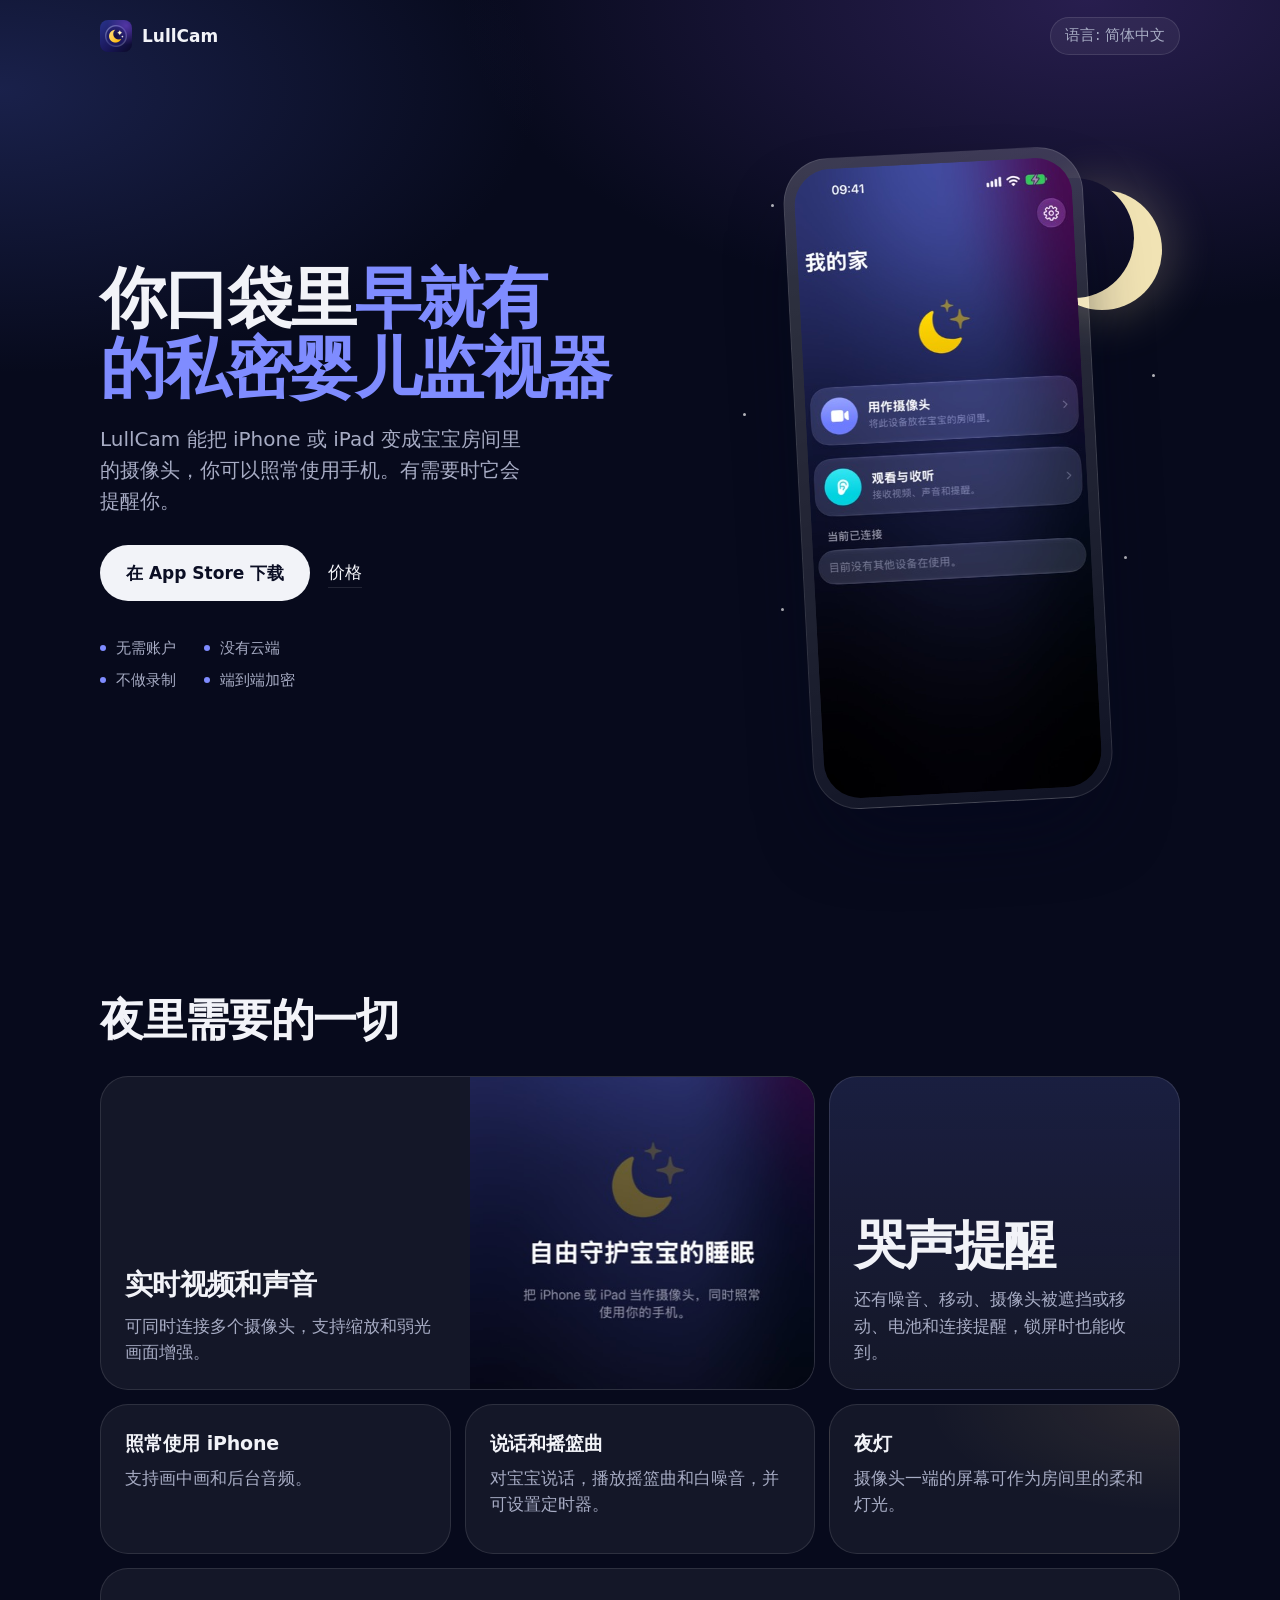
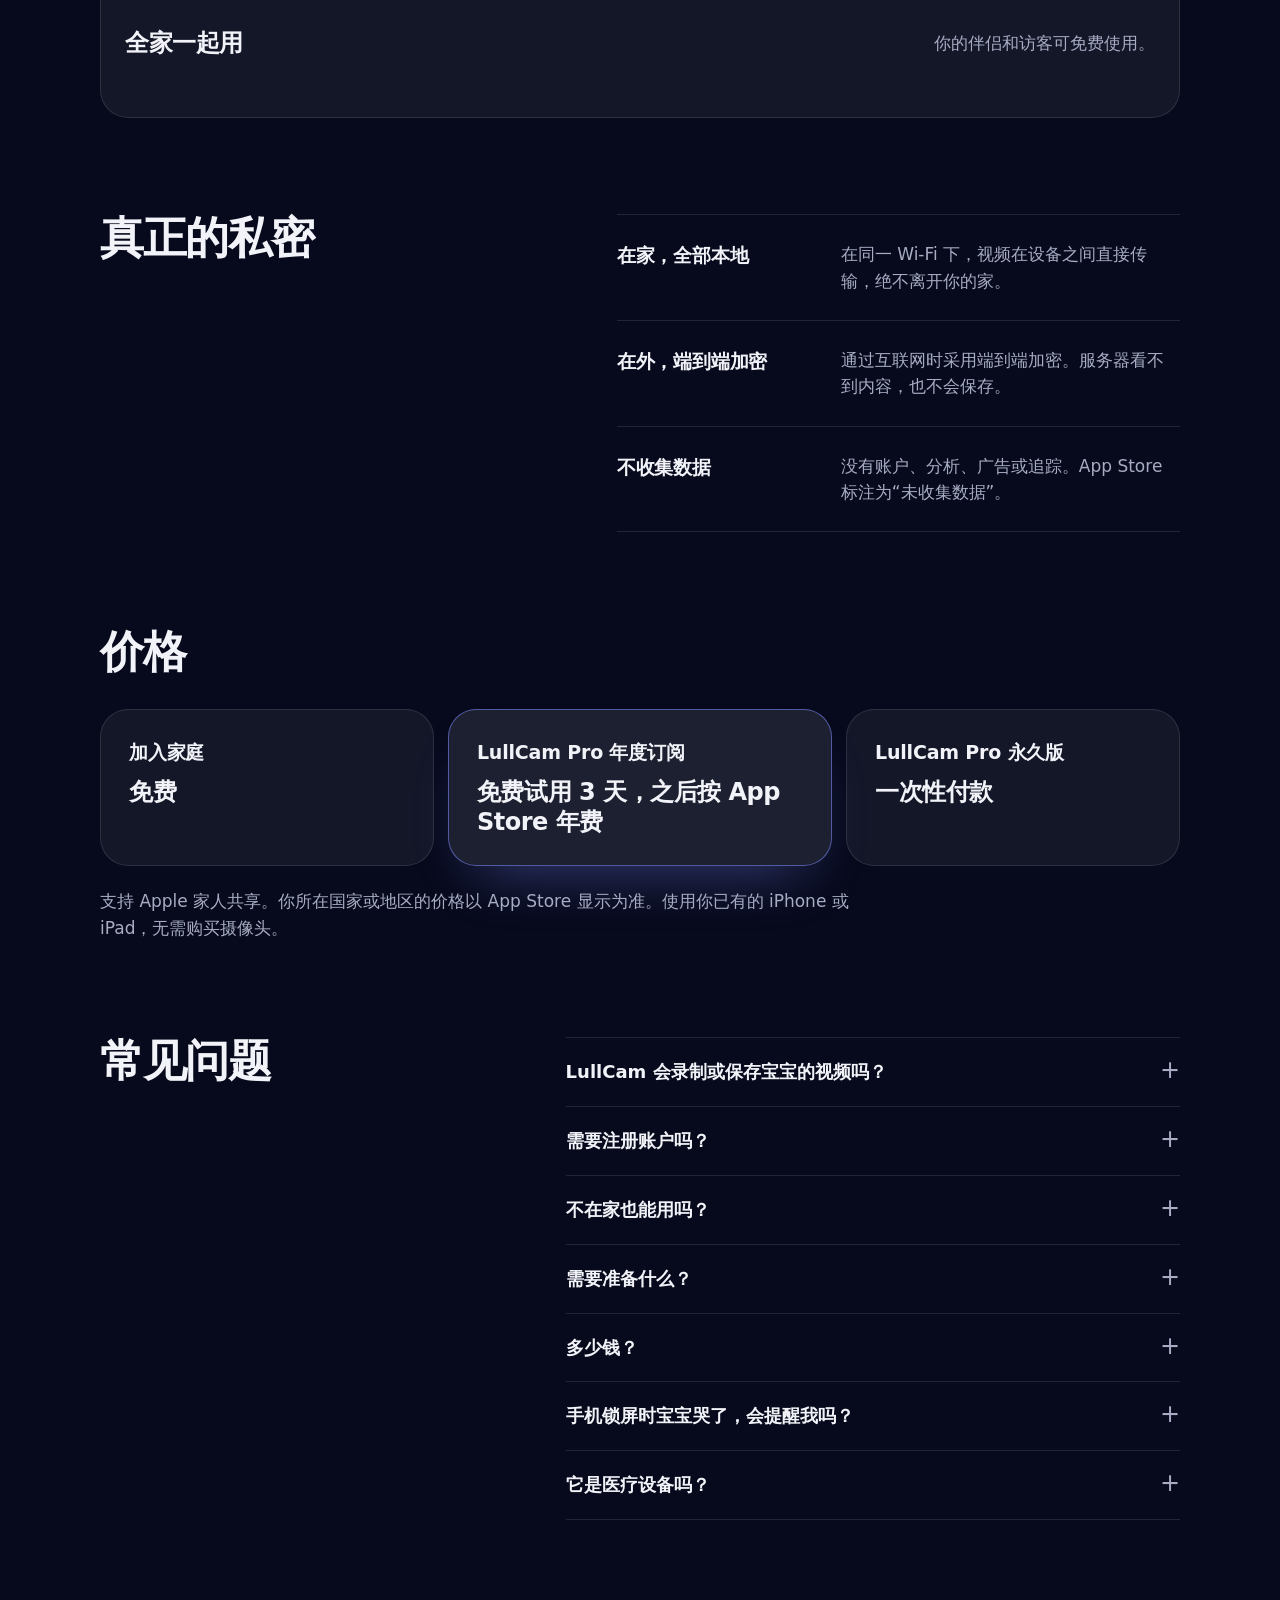
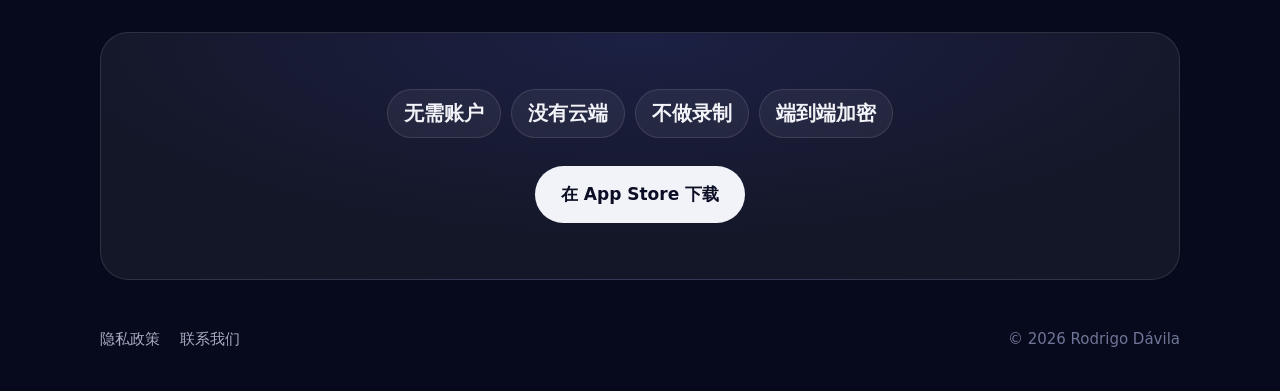
<file: zh-hans/index.html>
<!doctype html>
<html lang="zh-Hans">
<head>
<meta charset="utf-8">
<meta name="viewport" content="width=device-width, initial-scale=1">
<title>LullCam — 无云端、无账户的私密婴儿监视器（iPhone）</title>
<meta name="description" content="LullCam 能把 iPhone 或 iPad 变成私密的婴儿监视器：实时视频和声音，哭声和移动提醒，无需账户、没有云端、不做录制。端到端加密。">
<link rel="canonical" href="https://lullcam.com/zh-hans/">
<link rel="alternate" hreflang="en" href="https://lullcam.com/">
<link rel="alternate" hreflang="es" href="https://lullcam.com/es/">
<link rel="alternate" hreflang="de" href="https://lullcam.com/de/">
<link rel="alternate" hreflang="fr" href="https://lullcam.com/fr/">
<link rel="alternate" hreflang="it" href="https://lullcam.com/it/">
<link rel="alternate" hreflang="pt-PT" href="https://lullcam.com/pt-pt/">
<link rel="alternate" hreflang="pt-BR" href="https://lullcam.com/pt-br/">
<link rel="alternate" hreflang="ja" href="https://lullcam.com/ja/">
<link rel="alternate" hreflang="ko" href="https://lullcam.com/ko/">
<link rel="alternate" hreflang="zh-Hans" href="https://lullcam.com/zh-hans/">
<link rel="alternate" hreflang="x-default" href="https://lullcam.com/">
<link rel="icon" type="image/png" sizes="32x32" href="/favicon-32.png">
<link rel="icon" type="image/png" sizes="256x256" href="/icon.png">
<link rel="apple-touch-icon" href="/apple-touch-icon.png">
<link rel="stylesheet" href="/style.css">
<meta property="og:type" content="website">
<meta property="og:url" content="https://lullcam.com/zh-hans/">
<meta property="og:title" content="LullCam — 无云端、无账户的私密婴儿监视器（iPhone）">
<meta property="og:description" content="LullCam 能把 iPhone 或 iPad 变成私密的婴儿监视器：实时视频和声音，哭声和移动提醒，无需账户、没有云端、不做录制。端到端加密。">
<meta property="og:image" content="https://lullcam.com/zh-hans/og.jpg">
<meta property="og:image:width" content="1200">
<meta property="og:image:height" content="630">
<meta property="og:site_name" content="LullCam">
<meta name="twitter:card" content="summary_large_image">
<meta property="og:locale" content="zh_CN">
<meta name="apple-itunes-app" content="app-id=6820272090">
<script type="application/ld+json">
{
 "@context": "https://schema.org",
 "@graph": [
  {
   "@type": "MobileApplication",
   "name": "LullCam",
   "description": "LullCam 能把 iPhone 或 iPad 变成私密的婴儿监视器：实时视频和声音，哭声和移动提醒，无需账户、没有云端、不做录制。端到端加密。",
   "operatingSystem": "iOS, iPadOS",
   "applicationCategory": "LifestyleApplication",
   "inLanguage": [
    "en",
    "es",
    "de",
    "fr",
    "it",
    "pt-PT",
    "pt-BR",
    "ja",
    "ko",
    "zh-Hans"
   ],
   "url": "https://lullcam.com/zh-hans/",
   "installUrl": "https://apps.apple.com/app/id6820272090",
   "image": "https://lullcam.com/icon.png",
   "screenshot": "https://lullcam.com/zh-hans/04-inicio.jpg",
   "author": {
    "@type": "Person",
    "name": "Rodrigo Dávila"
   }
  },
  {
   "@type": "FAQPage",
   "mainEntity": [
    {
     "@type": "Question",
     "name": "LullCam 会录制或保存宝宝的视频吗？",
     "acceptedAnswer": {
      "@type": "Answer",
      "text": "不会。LullCam 不录制也不保存任何视频、音频或照片。一切都是实时的，不会写入设备。"
     }
    },
    {
     "@type": "Question",
     "name": "需要注册账户吗？",
     "acceptedAnswer": {
      "@type": "Answer",
      "text": "不需要。LullCam 没有账户。家人的设备当面扫描二维码即可配对。"
     }
    },
    {
     "@type": "Question",
     "name": "不在家也能用吗？",
     "acceptedAnswer": {
      "@type": "Answer",
      "text": "可以，只要你允许。通过互联网传输的视频和音频采用端到端加密，连接服务器看不到内容，也不会保存。在同一 Wi‑Fi 下，一切都在本地。"
     }
    },
    {
     "@type": "Question",
     "name": "需要准备什么？",
     "acceptedAnswer": {
      "@type": "Answer",
      "text": "两台 Apple 设备：一台旧 iPhone 或 iPad 作为宝宝房间的摄像头，你的 iPhone 作为父母端屏幕。无需购买摄像头。"
     }
    },
    {
     "@type": "Question",
     "name": "多少钱？",
     "acceptedAnswer": {
      "@type": "Answer",
      "text": "加入家庭免费。创建自己的家庭需要 LullCam Pro：按年订阅（免费试用 3 天），或一次性买断永久使用。你的伴侣和访客可免费使用。"
     }
    },
    {
     "@type": "Question",
     "name": "手机锁屏时宝宝哭了，会提醒我吗？",
     "acceptedAnswer": {
      "@type": "Answer",
      "text": "会。LullCam 会在锁屏时提醒哭声、噪音、移动、摄像头被遮挡或移动、电池和连接中断。"
     }
    },
    {
     "@type": "Question",
     "name": "它是医疗设备吗？",
     "acceptedAnswer": {
      "@type": "Answer",
      "text": "不是。LullCam 不是医疗设备，不能替代成人看护。"
     }
    }
   ]
  }
 ]
}
</script>
</head>
<body>
<div class="wrap">
  <header class="top">
    <a class="brand" href="/zh-hans/"><img src="/icon.png" alt="">LullCam</a>
    <details class="langs"><summary>语言: 简体中文</summary>
      <nav>
      <a href="/" hreflang="en" lang="en">English</a>
      <a href="/es/" hreflang="es" lang="es">Español</a>
      <a href="/de/" hreflang="de" lang="de">Deutsch</a>
      <a href="/fr/" hreflang="fr" lang="fr">Français</a>
      <a href="/it/" hreflang="it" lang="it">Italiano</a>
      <a href="/pt-pt/" hreflang="pt-PT" lang="pt-PT">Português (Portugal)</a>
      <a href="/pt-br/" hreflang="pt-BR" lang="pt-BR">Português (Brasil)</a>
      <a href="/ja/" hreflang="ja" lang="ja">日本語</a>
      <a href="/ko/" hreflang="ko" lang="ko">한국어</a>
      <a href="/zh-hans/" hreflang="zh-Hans" lang="zh-Hans" aria-current="page">简体中文</a>
      </nav>
    </details>
  </header>
  <main>
    <section class="hero">
      <div>
        <h1>你口袋里<em>早就有的私密婴儿监视器</em></h1>
        <p class="lead">LullCam 能把 iPhone 或 iPad 变成宝宝房间里的摄像头，你可以照常使用手机。有需要时它会提醒你。</p>
        <div class="ctas">
          <a class="button" href="https://apps.apple.com/app/id6820272090">在 App Store 下载</a>
          <a class="link" href="#price">价格</a>
        </div>
        <ul class="promises"><li>无需账户</li><li>没有云端</li><li>不做录制</li><li>端到端加密</li></ul>
      </div>
      <div class="scene" aria-hidden="true">
        <div class="stars"><i style="top:8%;left:12%;animation-delay:0s"></i><i style="top:22%;left:30%;animation-delay:1.2s"></i><i style="top:12%;left:58%;animation-delay:2.1s"></i><i style="top:40%;left:6%;animation-delay:0.6s"></i><i style="top:70%;left:14%;animation-delay:3s"></i><i style="top:62%;left:88%;animation-delay:1.8s"></i><i style="top:86%;left:70%;animation-delay:2.6s"></i><i style="top:34%;left:94%;animation-delay:0.3s"></i></div>
        <div class="moon"></div>
        <div class="phone"><img src="/zh-hans/04-inicio.jpg" alt="" width="414" height="900"></div>
      </div>
    </section>

    <section class="block">
      <h2>夜里需要的一切</h2>
      <div class="bento">
      <div class="tile t-video"><div><h3>实时视频和声音</h3><p>可同时连接多个摄像头，支持缩放和弱光画面增强。</p></div><div class="shot"><img src="/zh-hans/01-onboarding.jpg" alt="实时视频和声音" width="414" height="900" loading="lazy"></div></div>
      <div class="tile t-alert"><div><h3>哭声提醒</h3><p>还有噪音、移动、摄像头被遮挡或移动、电池和连接提醒，锁屏时也能收到。</p></div></div>
      <div class="tile t-pip"><div><h3>照常使用 iPhone</h3><p>支持画中画和后台音频。</p></div></div>
      <div class="tile t-talk"><div><h3>说话和摇篮曲</h3><p>对宝宝说话，播放摇篮曲和白噪音，并可设置定时器。</p></div></div>
      <div class="tile t-light"><div><h3>夜灯</h3><p>摄像头一端的屏幕可作为房间里的柔和灯光。</p></div></div>
      <div class="tile t-family"><div><h3>全家一起用</h3><p>你的伴侣和访客可免费使用。</p></div></div>
      </div>
    </section>

    <section class="block privacy">
      <h2>真正的私密</h2>
      <div class="rows">
        <div class="row"><h3>在家，全部本地</h3><p>在同一 Wi‑Fi 下，视频在设备之间直接传输，绝不离开你的家。</p></div>
        <div class="row"><h3>在外，端到端加密</h3><p>通过互联网时采用端到端加密。服务器看不到内容，也不会保存。</p></div>
        <div class="row"><h3>不收集数据</h3><p>没有账户、分析、广告或追踪。App Store 标注为“未收集数据”。</p></div>
      </div>
    </section>

    <section class="block" id="price">
      <h2>价格</h2>
      <div class="plans">
      <div class="plan"><h3>加入家庭</h3><p class="value">免费</p></div>
      <div class="plan featured"><h3>LullCam Pro 年度订阅</h3><p class="value">免费试用 3 天，之后按 App Store 年费</p></div>
      <div class="plan"><h3>LullCam Pro 永久版</h3><p class="value">一次性付款</p></div>
      </div>
      <p class="note">支持 Apple 家人共享。你所在国家或地区的价格以 App Store 显示为准。使用你已有的 iPhone 或 iPad，无需购买摄像头。</p>
    </section>

    <section class="block faq">
      <h2>常见问题</h2>
      <div>
        <details><summary>LullCam 会录制或保存宝宝的视频吗？</summary><p>不会。LullCam 不录制也不保存任何视频、音频或照片。一切都是实时的，不会写入设备。</p></details>
        <details><summary>需要注册账户吗？</summary><p>不需要。LullCam 没有账户。家人的设备当面扫描二维码即可配对。</p></details>
        <details><summary>不在家也能用吗？</summary><p>可以，只要你允许。通过互联网传输的视频和音频采用端到端加密，连接服务器看不到内容，也不会保存。在同一 Wi‑Fi 下，一切都在本地。</p></details>
        <details><summary>需要准备什么？</summary><p>两台 Apple 设备：一台旧 iPhone 或 iPad 作为宝宝房间的摄像头，你的 iPhone 作为父母端屏幕。无需购买摄像头。</p></details>
        <details><summary>多少钱？</summary><p>加入家庭免费。创建自己的家庭需要 LullCam Pro：按年订阅（免费试用 3 天），或一次性买断永久使用。你的伴侣和访客可免费使用。</p></details>
        <details><summary>手机锁屏时宝宝哭了，会提醒我吗？</summary><p>会。LullCam 会在锁屏时提醒哭声、噪音、移动、摄像头被遮挡或移动、电池和连接中断。</p></details>
        <details><summary>它是医疗设备吗？</summary><p>不是。LullCam 不是医疗设备，不能替代成人看护。</p></details>
      </div>
    </section>

    <section class="closing">
      <ul class="pills"><li>无需账户</li><li>没有云端</li><li>不做录制</li><li>端到端加密</li></ul>
      <a class="button" href="https://apps.apple.com/app/id6820272090">在 App Store 下载</a>
    </section>
  </main>
  <footer>
    <div><a href="/privacy/">隐私政策</a><a href="mailto:rdavila92@gmail.com">联系我们</a></div>
    <p>© 2026 Rodrigo Dávila</p>
  </footer>
</div>
</body>
</html>
</file>
<file: style.css>
:root {
  color-scheme: dark;
  --bg: #070a1c;
  --text: #f2f3f8;
  --muted: #a7acc4;
  --faint: #6f7596;
  --glass: rgba(255, 255, 255, 0.055);
  --glass-hi: rgba(255, 255, 255, 0.09);
  --line: rgba(255, 255, 255, 0.11);
  --accent: #7f8cff;
  --ink: #0b0e24;
  --moon: #f1e3b4;
  --r-lg: 28px;
}
* { box-sizing: border-box; }
html { -webkit-text-size-adjust: 100%; }
body {
  margin: 0;
  font: 17px/1.55 -apple-system, BlinkMacSystemFont, system-ui, sans-serif;
  color: var(--text);
  background:
    radial-gradient(70% 50% at 85% 0%, rgba(67, 46, 120, 0.55) 0%, transparent 70%),
    radial-gradient(60% 45% at 0% 10%, rgba(38, 48, 106, 0.6) 0%, transparent 70%),
    var(--bg);
  background-attachment: fixed;
  min-height: 100dvh;
}
a { color: var(--accent); }
p { margin: 0; }
.wrap { max-width: 1120px; margin: 0 auto; padding: 0 20px; }

/* Cabecera */
header.top { display: flex; align-items: center; justify-content: space-between; height: 72px; }
.brand { display: flex; align-items: center; gap: 10px; font-weight: 650; color: var(--text); text-decoration: none; }
.brand img { width: 32px; height: 32px; border-radius: 8px; }
.langs { position: relative; }
.langs summary { list-style: none; cursor: pointer; padding: 6px 14px; border-radius: 999px; border: 1px solid var(--line); background: var(--glass); font-size: 15px; color: var(--muted); }
.langs summary::-webkit-details-marker { display: none; }
.langs nav { position: absolute; right: 0; top: 42px; z-index: 2; display: flex; flex-direction: column; min-width: 210px; padding: 8px; border-radius: 18px; border: 1px solid var(--line); background: #141838; }
.langs nav a { padding: 8px 10px; border-radius: 10px; text-decoration: none; color: var(--text); }
.langs nav a[aria-current] { background: var(--glass-hi); }

/* Portada */
.hero {
  display: grid; grid-template-columns: 1.1fr 0.9fr; gap: 48px; align-items: center;
  min-height: calc(100dvh - 72px); max-height: 860px; padding: 24px 0 40px;
}
h1 { font-size: clamp(38px, 5.4vw, 66px); line-height: 1.06; letter-spacing: -0.035em; font-weight: 700; margin: 0 0 20px; text-wrap: balance; }
h1 em { font-style: normal; color: var(--accent); }
.lead { font-size: 20px; color: var(--muted); max-width: 34ch; margin: 0 0 28px; }
.ctas { display: flex; flex-wrap: wrap; align-items: center; gap: 18px; }
.button {
  display: inline-flex; align-items: center; padding: 15px 26px; border-radius: 999px;
  background: var(--text); color: var(--ink); font-weight: 650; text-decoration: none;
  transition: transform 160ms ease;
}
.button:active { transform: scale(0.97); }
.link { color: var(--text); text-decoration: none; font-weight: 550; border-bottom: 1px solid var(--line); padding-bottom: 2px; }
.promises { display: grid; grid-template-columns: repeat(2, max-content); gap: 8px 28px; margin: 36px 0 0; padding: 0; list-style: none; font-size: 15px; color: var(--muted); }
.promises li::before { content: ""; display: inline-block; width: 6px; height: 6px; border-radius: 50%; background: var(--accent); margin: 0 10px 2px 0; }

/* Escena: luna que respira, estrellas y móvil */
.scene { position: relative; display: grid; place-items: center; min-height: 560px; }
.moon {
  position: absolute; top: 4%; right: 10%; width: 120px; height: 120px; border-radius: 50%;
  box-shadow: 28px 12px 0 0 var(--moon), 28px 12px 50px 6px rgba(255, 236, 180, 0.22);
  animation: breathe 7s ease-in-out infinite;
}
.stars { position: absolute; inset: 0; pointer-events: none; }
.stars i { position: absolute; width: 3px; height: 3px; border-radius: 50%; background: #fff; opacity: 0.7; animation: twinkle 5s ease-in-out infinite; }
.phone {
  position: relative; width: min(300px, 70vw); aspect-ratio: 414 / 900; border-radius: 46px; padding: 10px;
  background: linear-gradient(160deg, rgba(255, 255, 255, 0.18), rgba(255, 255, 255, 0.04));
  border: 1px solid var(--line);
  box-shadow: 0 40px 80px -30px rgba(5, 8, 30, 0.9);
  transform: rotate(-3deg);
}
.phone img { display: block; width: 100%; height: 100%; object-fit: cover; border-radius: 37px; }
@keyframes breathe { 0%, 100% { transform: scale(1); opacity: 0.95; } 50% { transform: scale(1.04); opacity: 1; } }
@keyframes twinkle { 0%, 100% { opacity: 0.25; } 50% { opacity: 0.85; } }

/* Secciones */
.block { padding: 96px 0 0; }
h2 { font-size: clamp(30px, 3.6vw, 44px); line-height: 1.1; letter-spacing: -0.03em; margin: 0 0 32px; max-width: 18ch; text-wrap: balance; }
h3 { font-size: 19px; letter-spacing: -0.01em; margin: 0 0 6px; }

/* Funciones */
.bento { display: grid; grid-template-columns: repeat(6, 1fr); grid-auto-rows: minmax(150px, auto); gap: 14px; }
.tile { background: var(--glass); border: 1px solid var(--line); border-radius: var(--r-lg); padding: 24px; overflow: hidden; }
.tile p { color: var(--muted); }
.t-video { grid-column: span 4; grid-row: span 2; display: grid; grid-template-columns: 1fr 1fr; gap: 24px; align-items: end; }
.t-video h3 { font-size: 28px; letter-spacing: -0.025em; }
.t-video .shot { position: relative; align-self: stretch; margin: -24px -24px -24px 0; }
.t-video .shot img { position: absolute; inset: 0; width: 100%; height: 100%; object-fit: cover; object-position: center 45%; display: block; }
.t-alert { grid-column: span 2; grid-row: span 2; display: flex; align-items: flex-end; background: linear-gradient(180deg, rgba(127, 140, 255, 0.16), var(--glass)); }
.t-alert h3 { font-size: clamp(36px, 4.4vw, 52px); line-height: 1.02; letter-spacing: -0.04em; margin-bottom: 14px; }
.t-pip, .t-talk { grid-column: span 2; }
.t-light { grid-column: span 2; background: radial-gradient(120% 120% at 100% 0%, rgba(255, 228, 170, 0.14), var(--glass) 60%); }
.t-family { grid-column: span 6; display: flex; align-items: center; }
.t-family > div { flex: 1; }
.t-family > div { display: flex; align-items: center; justify-content: space-between; gap: 24px; }
.t-family h3 { font-size: 24px; letter-spacing: -0.02em; margin: 0; }

/* Privacidad */
.privacy { display: grid; grid-template-columns: 0.9fr 1.1fr; gap: 56px; align-items: start; }
.rows { border-top: 1px solid var(--line); }
.row { display: grid; grid-template-columns: 200px 1fr; gap: 24px; padding: 26px 0; border-bottom: 1px solid var(--line); }
.row h3 { margin: 0; }
.row p { color: var(--muted); }

/* Precio */
.plans { display: grid; grid-template-columns: 1fr 1.15fr 1fr; gap: 14px; }
.plan { border-radius: var(--r-lg); border: 1px solid var(--line); background: var(--glass); padding: 28px; }
.plan .value { font-size: 24px; font-weight: 700; letter-spacing: -0.02em; line-height: 1.25; margin-top: 10px; }
.plan.featured { background: var(--glass-hi); border-color: rgba(127, 140, 255, 0.55); box-shadow: 0 30px 60px -30px rgba(127, 140, 255, 0.45); }
.note { margin-top: 22px; color: var(--muted); max-width: 70ch; }

/* Preguntas */
.faq { display: grid; grid-template-columns: 0.8fr 1.2fr; gap: 56px; }
.faq details { border-bottom: 1px solid var(--line); padding: 20px 0; }
.faq details:first-of-type { border-top: 1px solid var(--line); }
.faq summary { list-style: none; cursor: pointer; font-weight: 600; font-size: 18px; display: flex; justify-content: space-between; gap: 20px; }
.faq summary::-webkit-details-marker { display: none; }
.faq summary::after { content: "+"; color: var(--muted); font-weight: 400; font-size: 24px; line-height: 1; transition: transform 200ms ease; }
.faq details[open] summary::after { transform: rotate(45deg); }
.faq details p { color: var(--muted); margin-top: 10px; max-width: 60ch; }

/* Cierre */
.closing { margin-top: 112px; border-radius: var(--r-lg); border: 1px solid var(--line); padding: 56px 40px; text-align: center;
  background: radial-gradient(80% 120% at 50% 0%, rgba(127, 140, 255, 0.18), var(--glass) 70%); }
.pills { display: flex; flex-wrap: wrap; justify-content: center; gap: 10px; margin: 0 0 28px; padding: 0; list-style: none; }
.pills li { padding: 8px 16px; border-radius: 999px; border: 1px solid var(--line); background: var(--glass); font-size: clamp(16px, 2vw, 20px); font-weight: 600; }
footer { color: var(--faint); font-size: 15px; padding: 48px 0 40px; display: flex; justify-content: space-between; flex-wrap: wrap; gap: 12px; }
footer a { color: var(--muted); text-decoration: none; margin-right: 20px; }

/* Móvil */
@media (max-width: 860px) {
  .hero { grid-template-columns: 1fr; min-height: 0; max-height: none; gap: 24px; padding-top: 16px; }
  .scene { min-height: 0; padding: 20px 0; }
  .phone { width: min(240px, 64vw); }
  .moon { width: 80px; height: 80px; right: 12%; box-shadow: 18px 8px 0 0 var(--moon), 18px 8px 36px 4px rgba(255, 236, 180, 0.22); }
  .promises { grid-template-columns: 1fr 1fr; gap: 8px 14px; margin-top: 28px; }
  .block { padding-top: 72px; }
  .bento { grid-template-columns: 1fr; }
  .tile { grid-column: auto !important; grid-row: auto !important; }
  .t-video { grid-template-columns: 1fr; }
  .t-video .shot { margin: 0 -24px -24px; height: 300px; }
  .t-video .shot img { object-position: center 55%; }
  .t-family > div { flex-direction: column; align-items: flex-start; gap: 6px; }
  .privacy, .faq { grid-template-columns: 1fr; gap: 0; }
  .row { grid-template-columns: 1fr; gap: 6px; }
  .plans { grid-template-columns: 1fr; }
  .closing { padding: 40px 22px; margin-top: 80px; }
}
@media (prefers-reduced-motion: reduce) {
  .moon, .stars i { animation: none; }
  .button, .faq summary::after { transition: none; }
}
</file>
